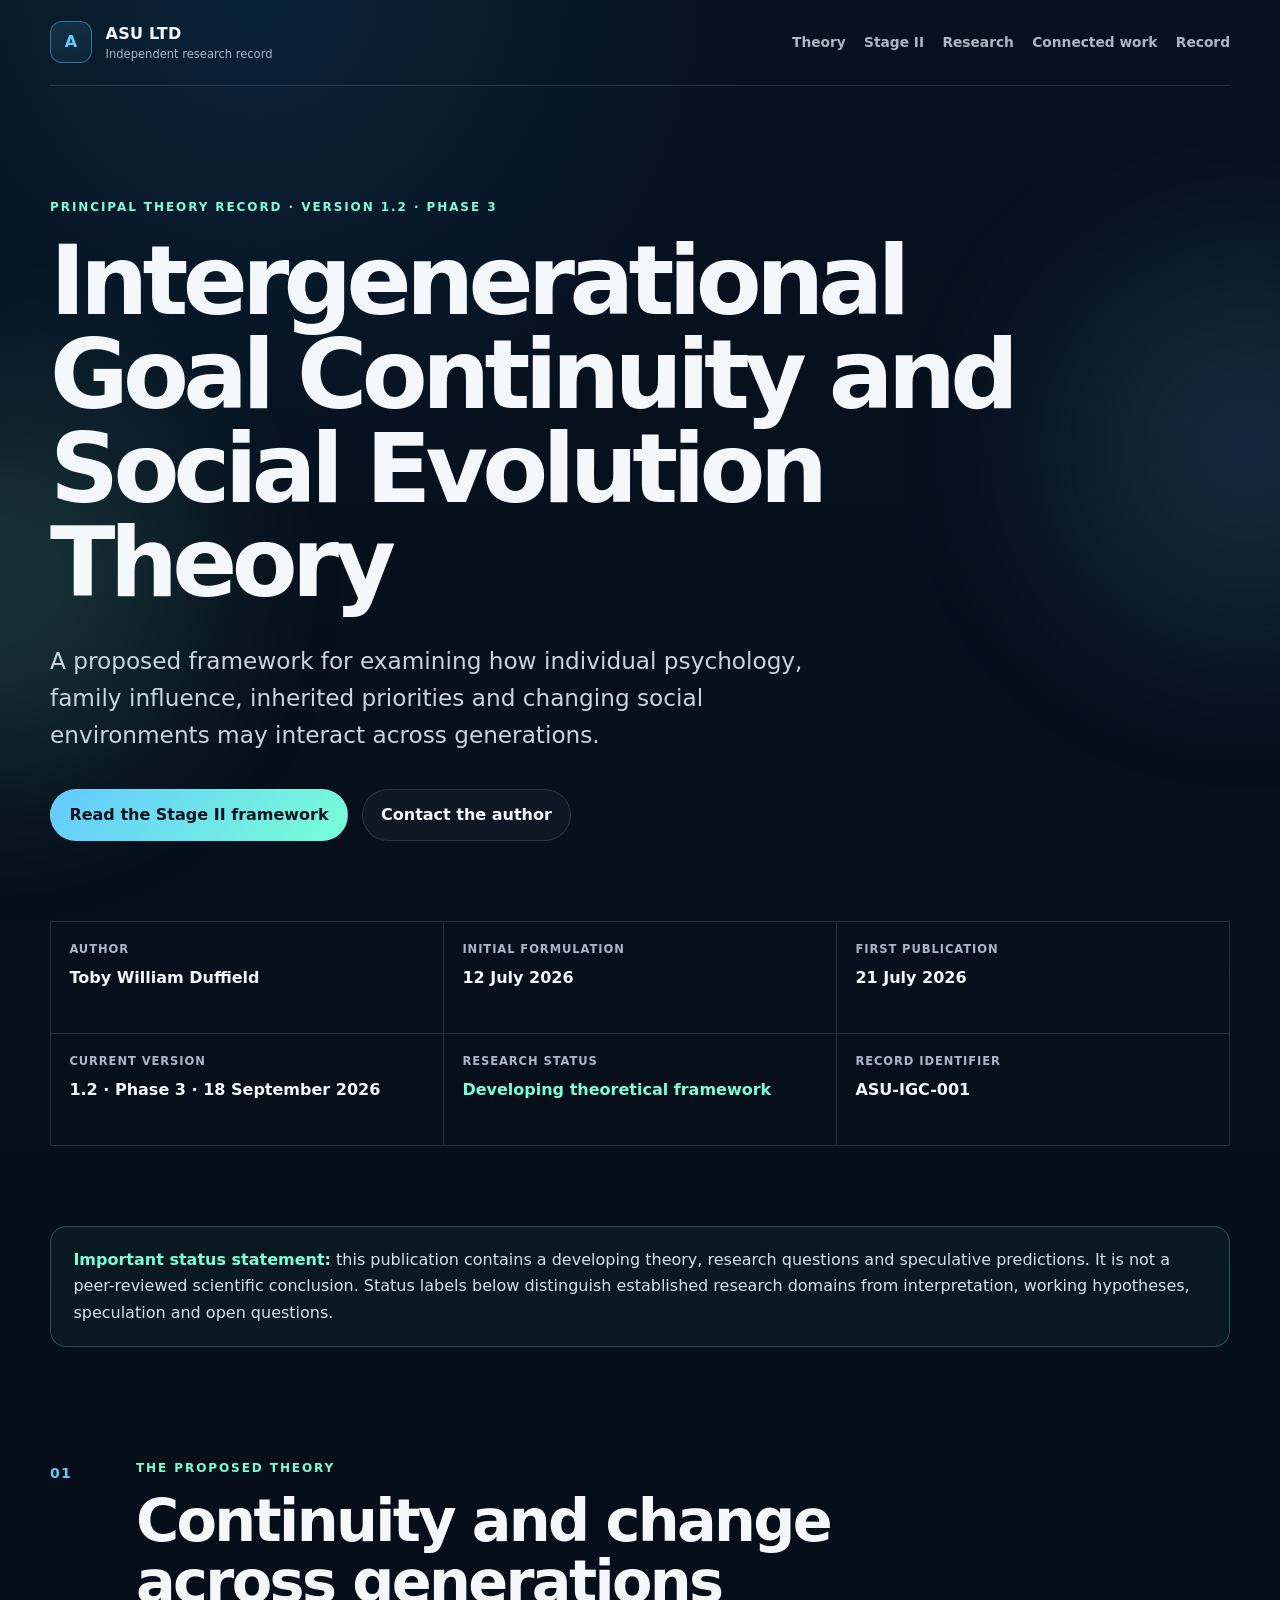
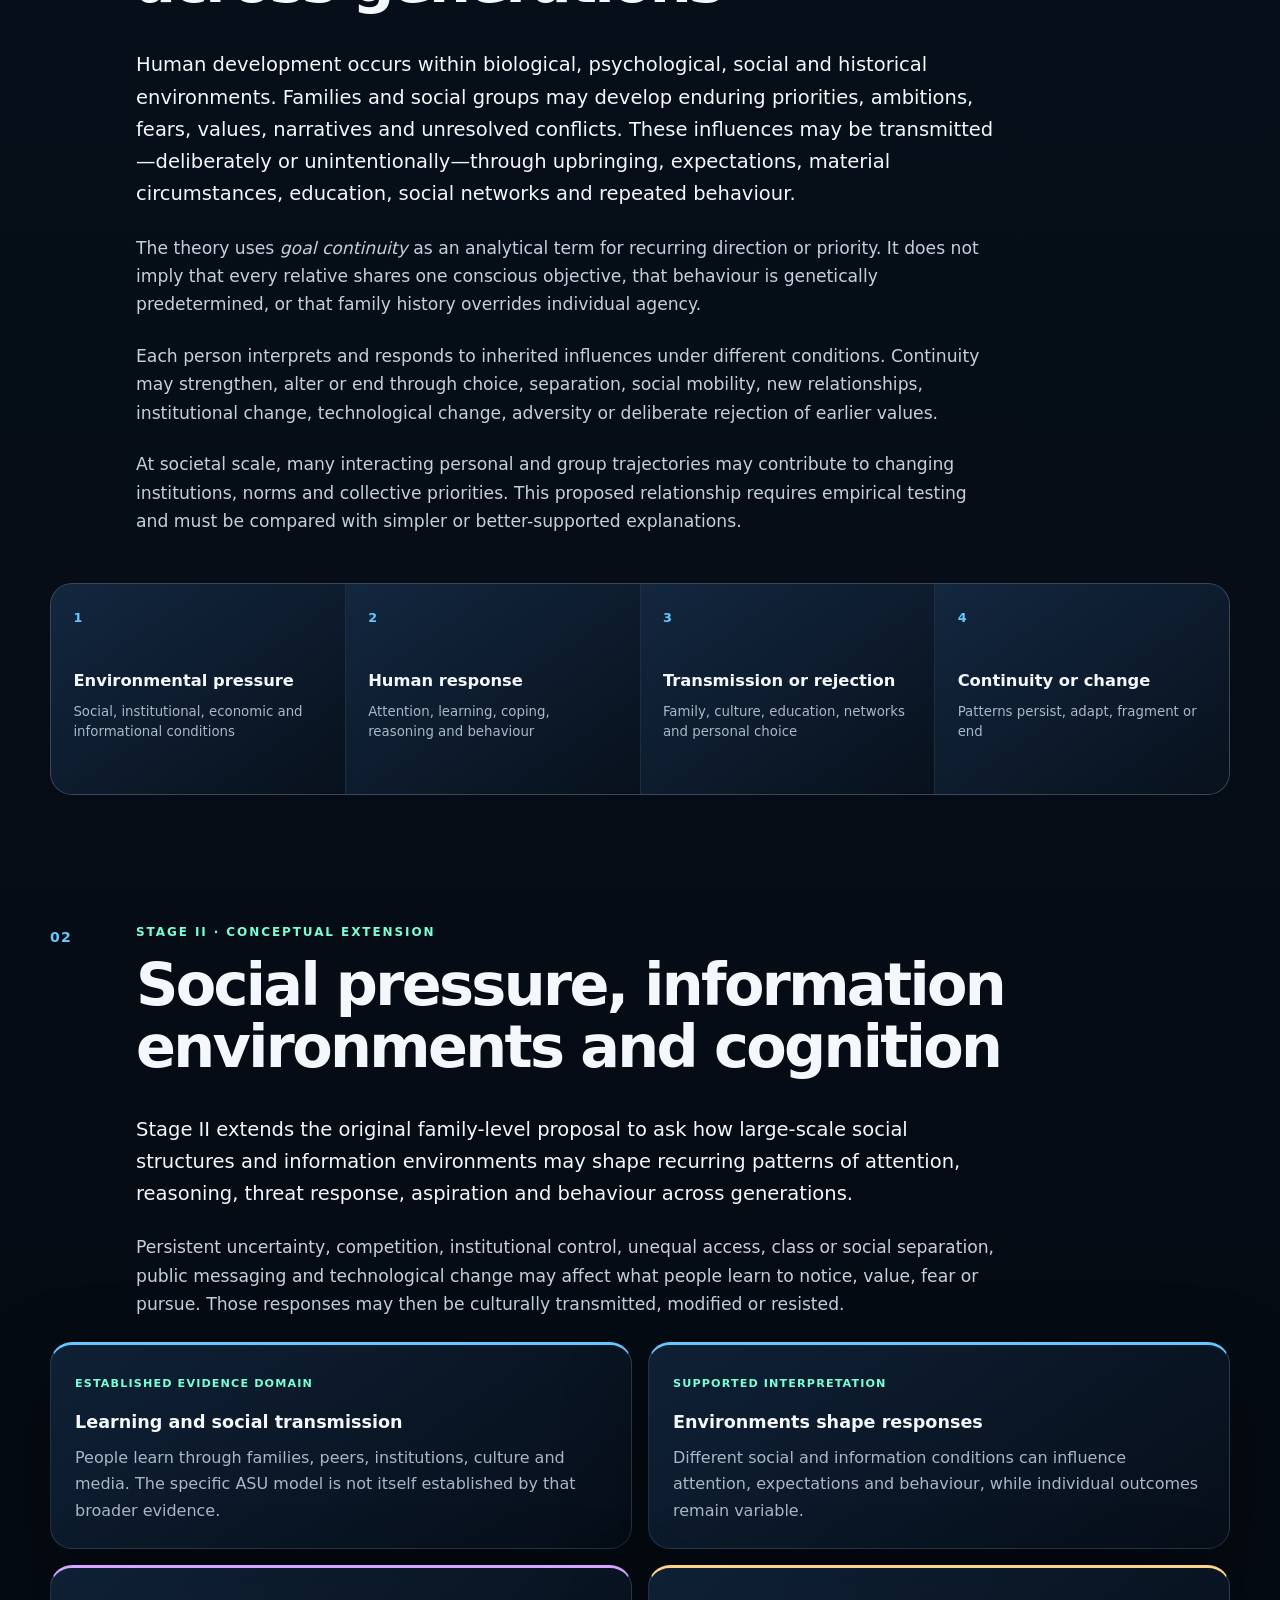
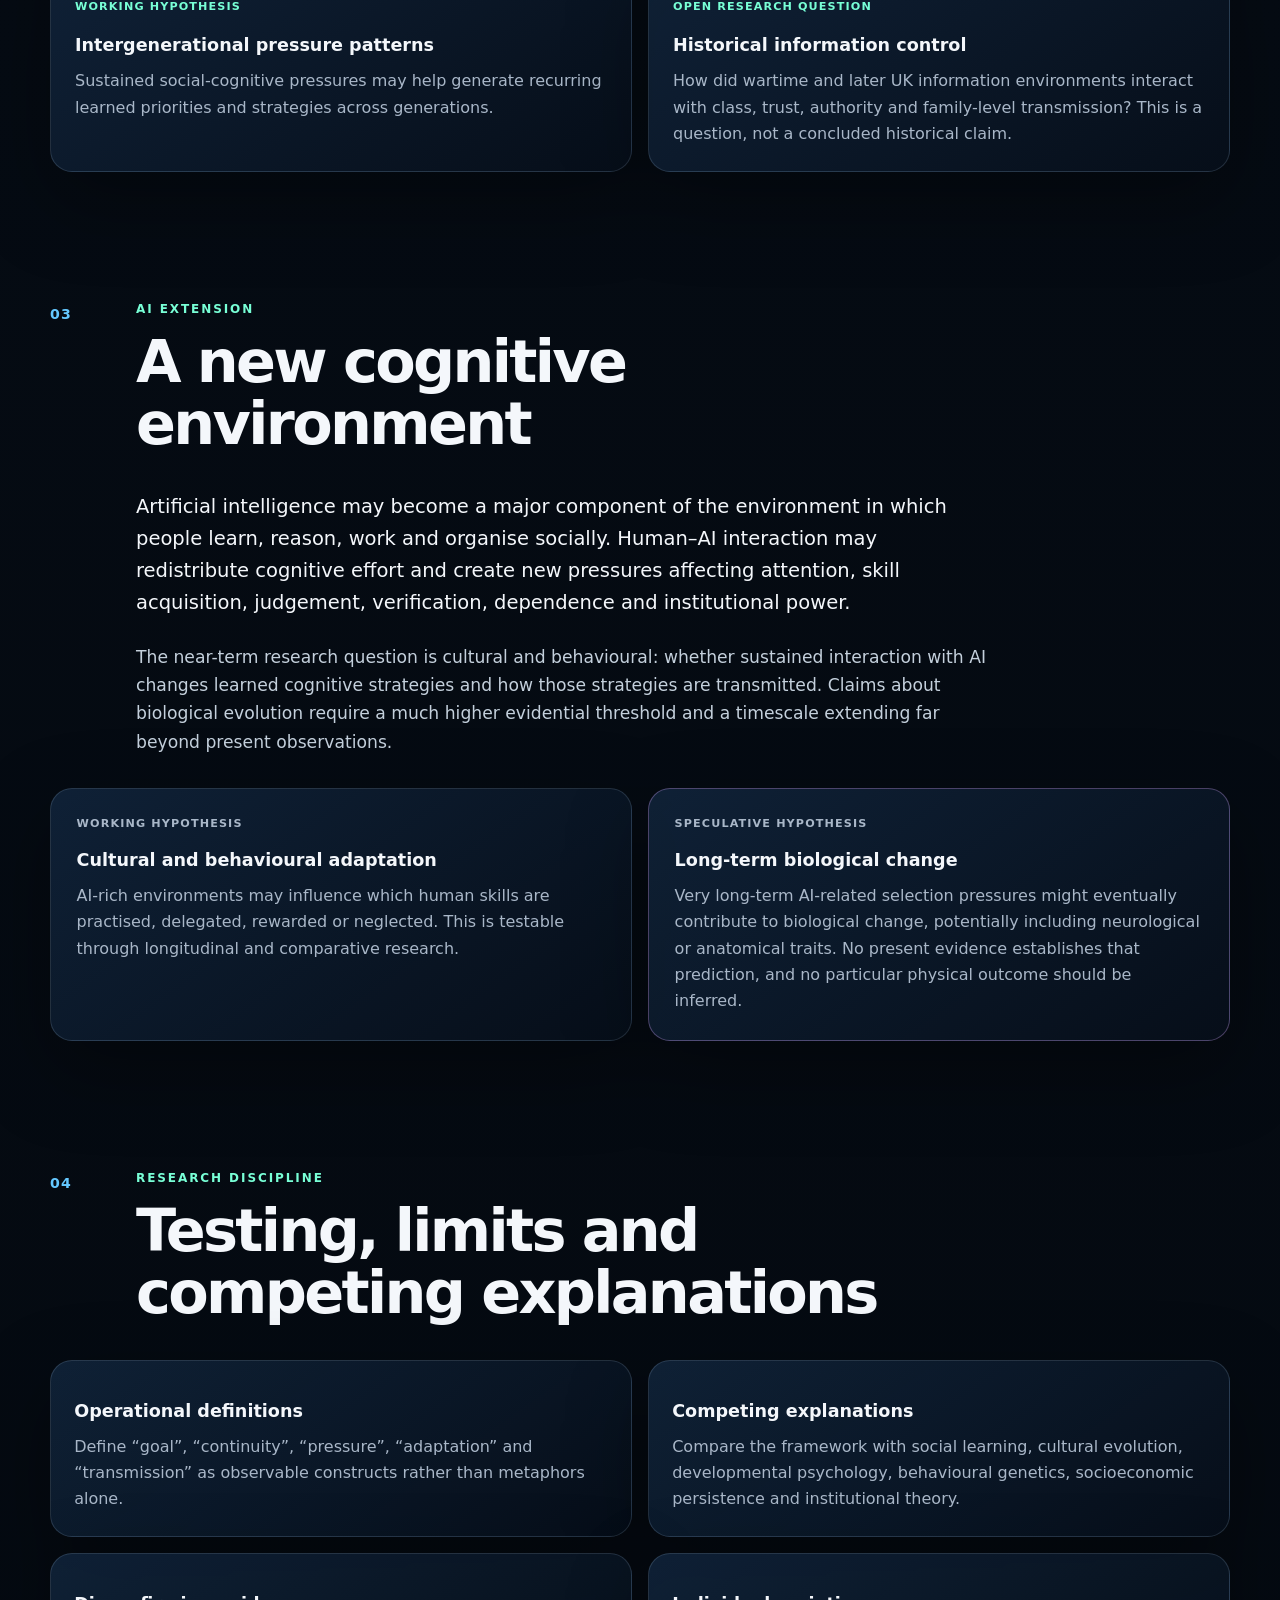
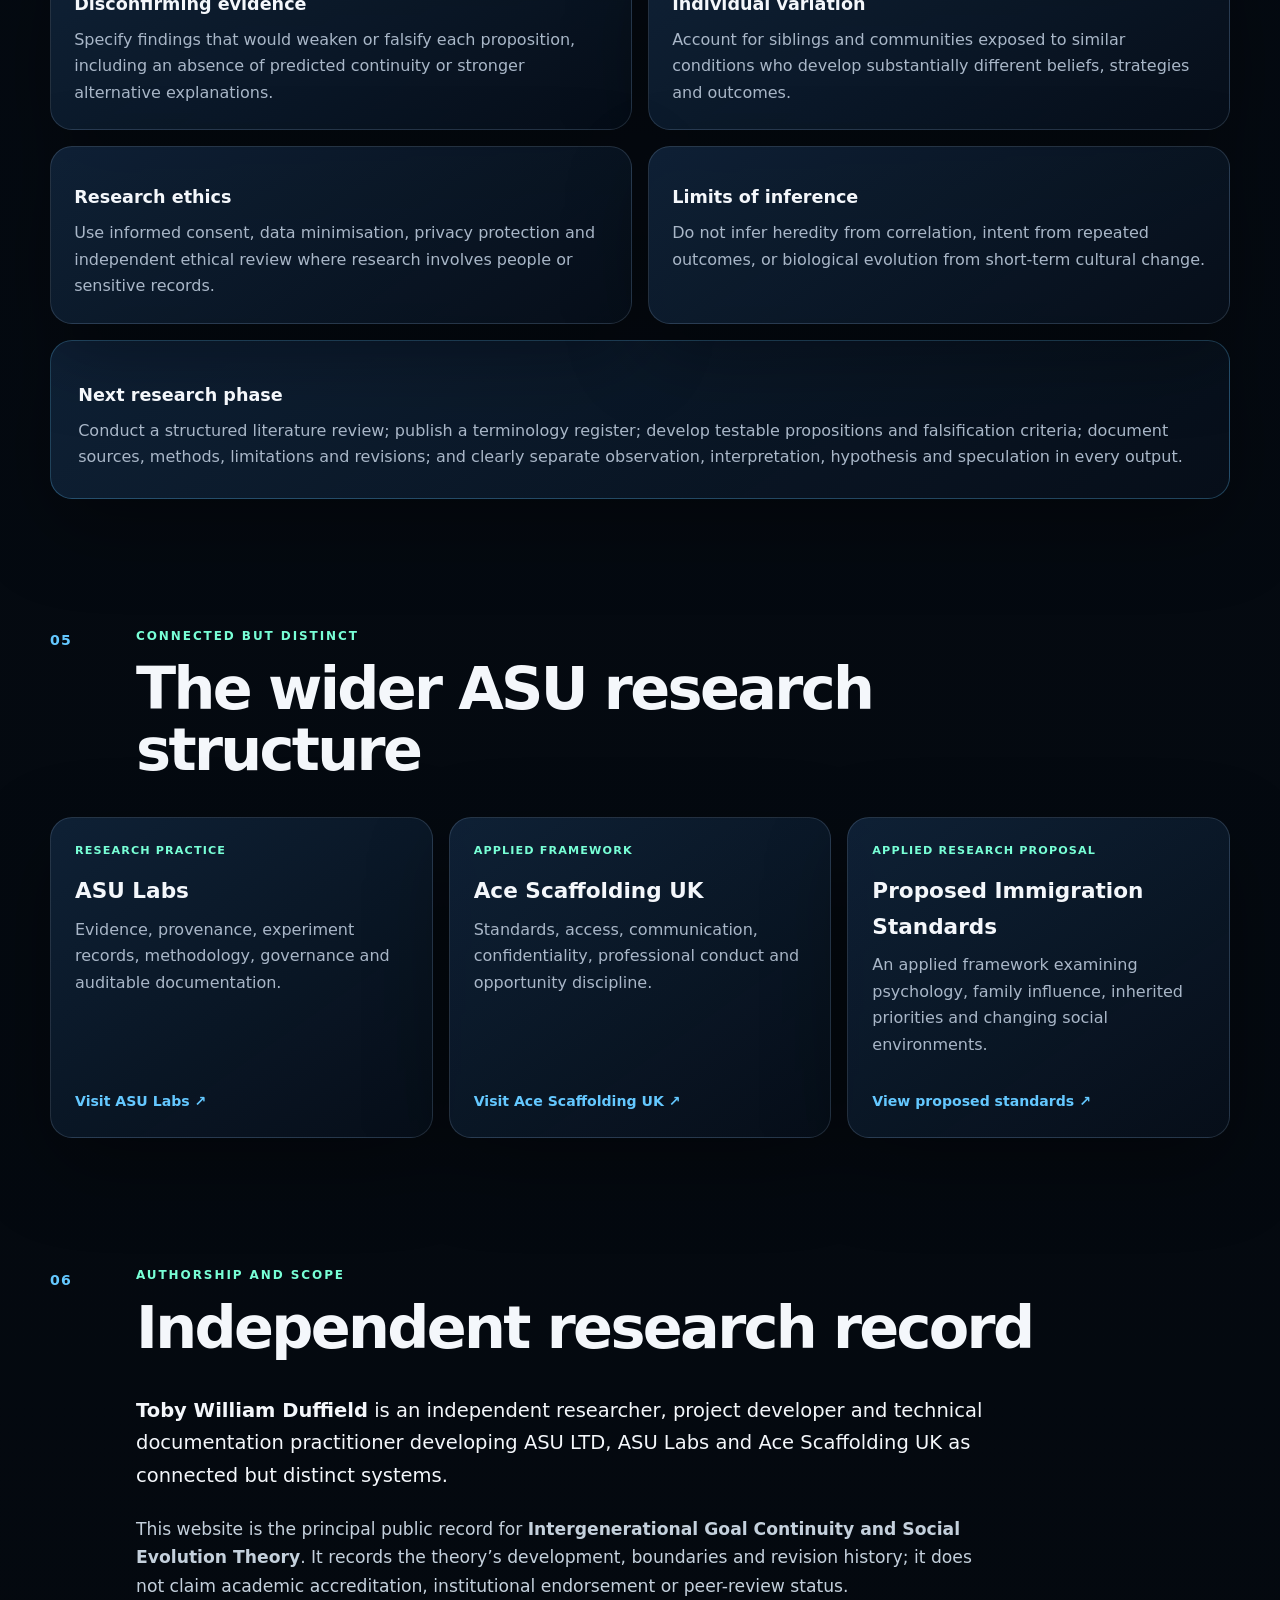
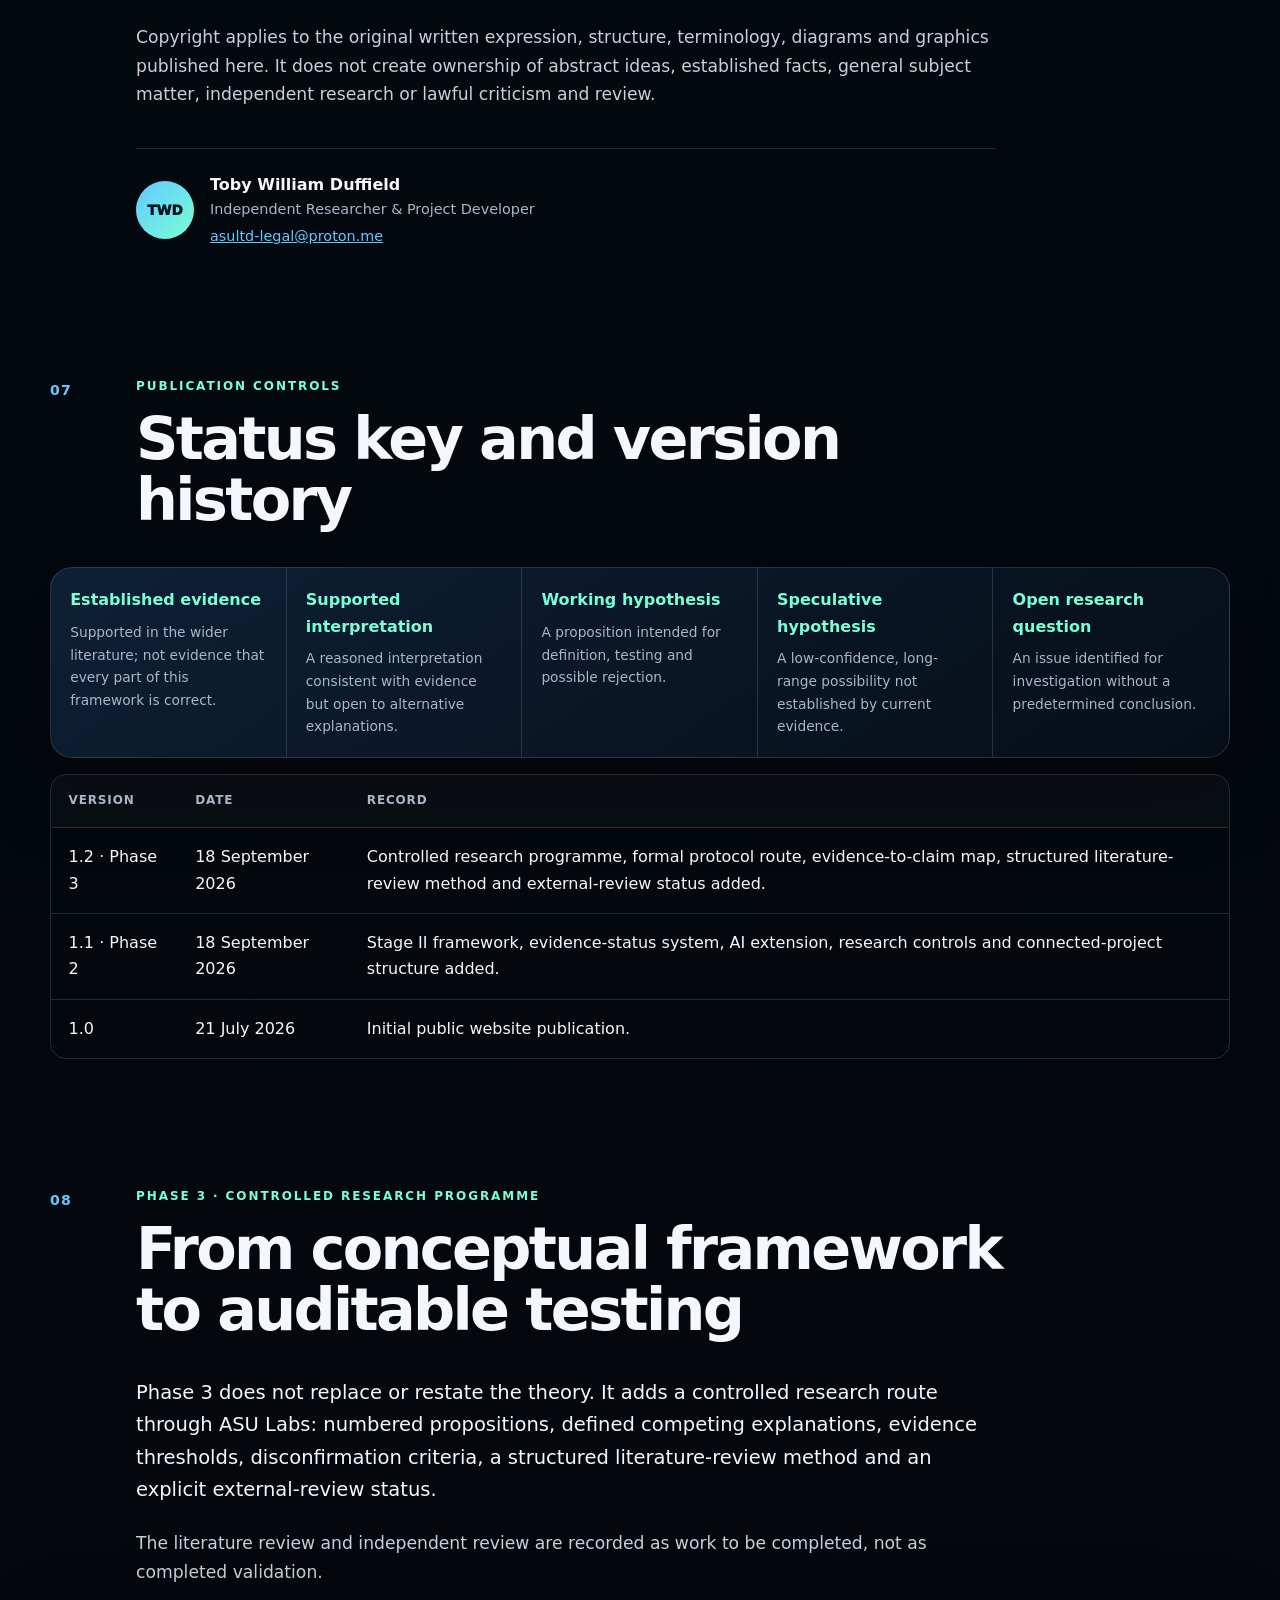
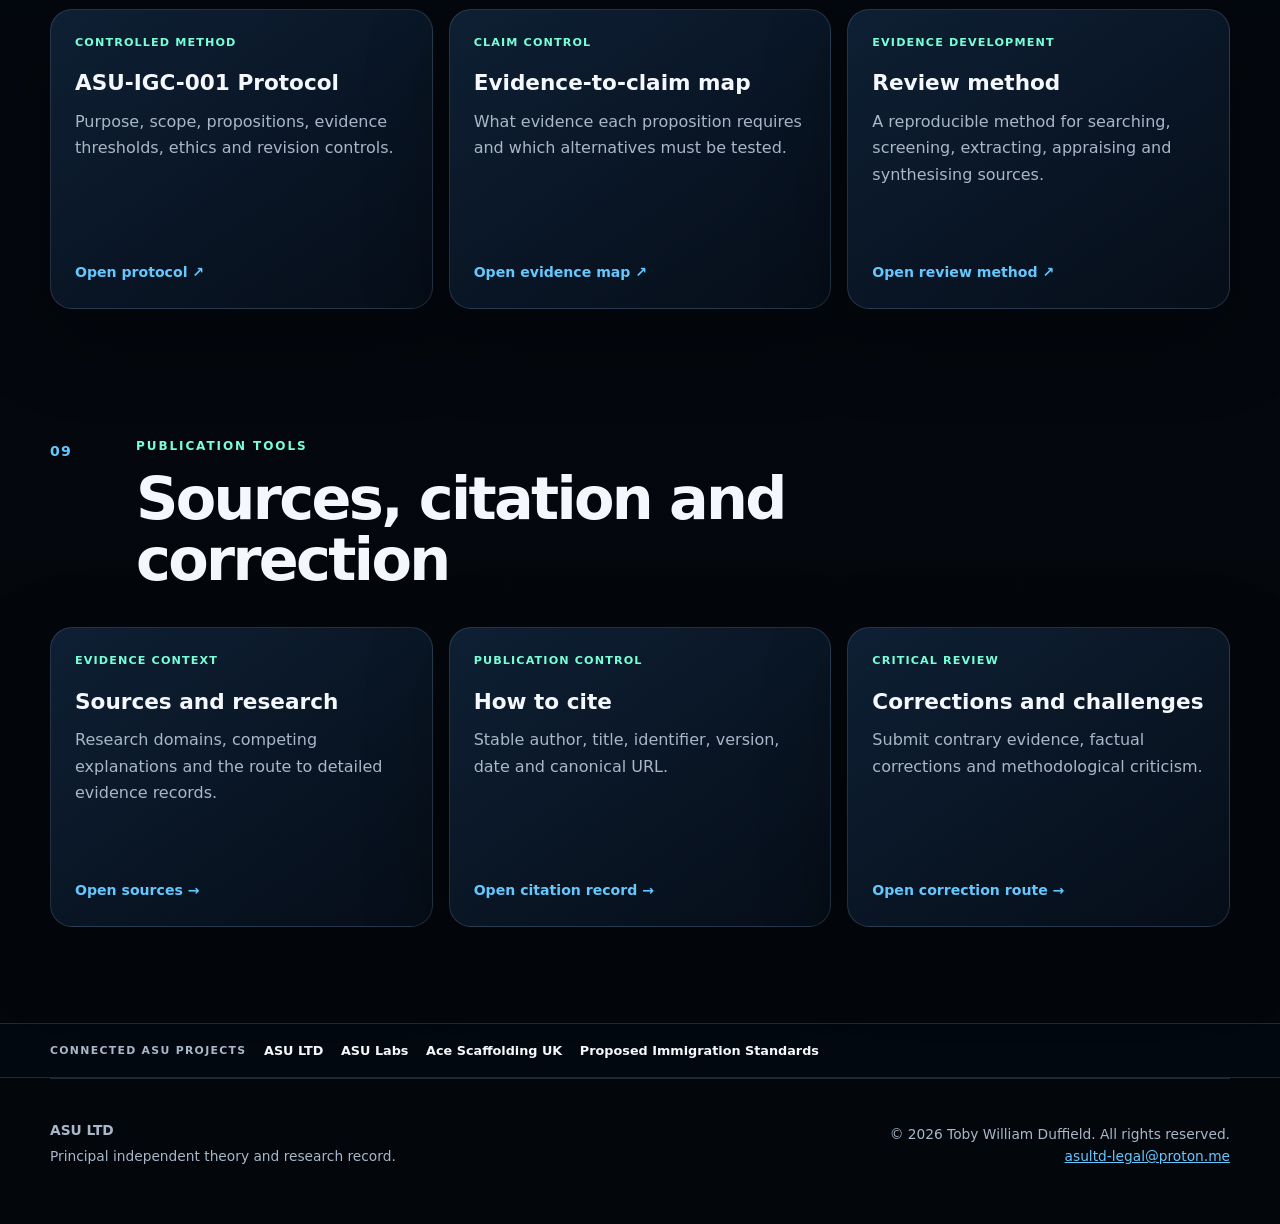
<file: index.html>
<!doctype html>
<html lang="en-GB">
<head>
  <meta charset="utf-8">
  <meta name="viewport" content="width=device-width, initial-scale=1">
  <meta name="description" content="The principal publication record for Intergenerational Goal Continuity and Social Evolution Theory, including the Stage II research framework and AI extension.">
  <meta name="author" content="Toby William Duffield">
  <meta name="robots" content="index, follow">
  <meta name="theme-color" content="#07111f">
  <meta property="og:type" content="website">
  <meta property="og:title" content="Intergenerational Goal Continuity and Social Evolution Theory">
  <meta property="og:description" content="A developing independent research framework examining intergenerational continuity, social environments and cognitive adaptation.">
  <meta property="og:url" content="https://asultd.com/">
  <meta property="og:site_name" content="ASU LTD">
  <meta property="og:image" content="https://asultd.com/assets/social-card.svg">
  <link rel="canonical" href="https://asultd.com/">
  <link rel="icon" href="/assets/favicon.svg" type="image/svg+xml">
  <link rel="stylesheet" href="/styles.css">
  <title>Intergenerational Goal Continuity and Social Evolution Theory | ASU LTD</title>
<meta name="twitter:card" content="summary_large_image">
<script type="application/ld+json">{"@context": "https://schema.org", "@type": "WebPage", "name": "Intergenerational Goal Continuity and Social Evolution Theory | ASU LTD", "description": "The principal publication record for Intergenerational Goal Continuity and Social Evolution Theory, including the Stage II research framework and AI extension.", "url": "https://asultd.com/", "dateModified": "2026-09-18", "isPartOf": {"@type": "WebSite", "name": "asultd", "url": "https://asultd.com/"}}</script>
<link rel="icon" href="/favicon.ico" sizes="any"><link rel="icon" type="image/png" sizes="32x32" href="/favicon-32x32.png"><link rel="icon" type="image/png" sizes="16x16" href="/favicon-16x16.png"><link rel="apple-touch-icon" sizes="180x180" href="/apple-touch-icon.png"><link rel="manifest" href="/site.webmanifest">
</head>
<body>
  <a class="skip-link" href="#main-content">Skip to main content</a>
  <div class="ambient ambient-one" aria-hidden="true"></div>
  <div class="ambient ambient-two" aria-hidden="true"></div>

  <header class="site-header">
    <a class="brand" href="/" aria-label="ASU LTD home">
      <span class="brand-mark" aria-hidden="true">A</span>
      <span><strong>ASU LTD</strong><small>Independent research record</small></span>
    </a>
    <nav aria-label="Primary navigation">
      <a href="#theory">Theory</a>
      <a href="#stage-two">Stage II</a>
      <a href="#research">Research</a>
      <a href="#connected-work">Connected work</a>
      <a href="#record">Record</a>
    </nav><details class="mobile-menu"><summary>Open menu</summary><div><a href="/">Theory record</a><a href="/#stage-two">Stage II</a><a href="/sources.html">Sources</a><a href="/citation.html">Citation</a><a href="/corrections.html">Corrections</a></div></details>
  </header>

  <main id="main-content">
    <section class="hero" aria-labelledby="page-title">
      <div class="eyebrow">Principal theory record · Version 1.2 · Phase 3</div>
      <h1 id="page-title">Intergenerational Goal Continuity and Social Evolution Theory</h1>
      <p class="lead">A proposed framework for examining how individual psychology, family influence, inherited priorities and changing social environments may interact across generations.</p>
      <div class="hero-actions">
        <a class="button primary" href="#stage-two">Read the Stage II framework</a>
        <a class="button secondary" href="mailto:asultd-legal@proton.me">Contact the author</a>
      </div>
      <dl class="record-grid" aria-label="Publication record">
        <div><dt>Author</dt><dd>Toby William Duffield</dd></div>
        <div><dt>Initial formulation</dt><dd><time datetime="2026-07-12">12 July 2026</time></dd></div>
        <div><dt>First publication</dt><dd><time datetime="2026-07-21">21 July 2026</time></dd></div>
        <div><dt>Current version</dt><dd>1.2 · Phase 3 · <time datetime="2026-09-18">18 September 2026</time></dd></div>
        <div><dt>Research status</dt><dd><span class="status">Developing theoretical framework</span></dd></div>
        <div><dt>Record identifier</dt><dd>ASU-IGC-001</dd></div>
      </dl>
    </section>

    <section class="notice" aria-label="Research status notice">
      <strong>Important status statement:</strong> this publication contains a developing theory, research questions and speculative predictions. It is not a peer-reviewed scientific conclusion. Status labels below distinguish established research domains from interpretation, working hypotheses, speculation and open questions.
    </section>

    <section id="theory" class="content-section">
      <div class="section-heading"><span>01</span><div><p class="kicker">The proposed theory</p><h2>Continuity and change across generations</h2></div></div>
      <div class="prose">
        <p>Human development occurs within biological, psychological, social and historical environments. Families and social groups may develop enduring priorities, ambitions, fears, values, narratives and unresolved conflicts. These influences may be transmitted—deliberately or unintentionally—through upbringing, expectations, material circumstances, education, social networks and repeated behaviour.</p>
        <p>The theory uses <em>goal continuity</em> as an analytical term for recurring direction or priority. It does not imply that every relative shares one conscious objective, that behaviour is genetically predetermined, or that family history overrides individual agency.</p>
        <p>Each person interprets and responds to inherited influences under different conditions. Continuity may strengthen, alter or end through choice, separation, social mobility, new relationships, institutional change, technological change, adversity or deliberate rejection of earlier values.</p>
        <p>At societal scale, many interacting personal and group trajectories may contribute to changing institutions, norms and collective priorities. This proposed relationship requires empirical testing and must be compared with simpler or better-supported explanations.</p>
      </div>
      <div class="model" aria-label="Conceptual sequence">
        <div><strong>1</strong><span>Environmental pressure</span><small>Social, institutional, economic and informational conditions</small></div>
        <div><strong>2</strong><span>Human response</span><small>Attention, learning, coping, reasoning and behaviour</small></div>
        <div><strong>3</strong><span>Transmission or rejection</span><small>Family, culture, education, networks and personal choice</small></div>
        <div><strong>4</strong><span>Continuity or change</span><small>Patterns persist, adapt, fragment or end</small></div>
      </div>
    </section>

    <section id="stage-two" class="content-section">
      <div class="section-heading"><span>02</span><div><p class="kicker">Stage II · conceptual extension</p><h2>Social pressure, information environments and cognition</h2></div></div>
      <div class="prose">
        <p>Stage II extends the original family-level proposal to ask how large-scale social structures and information environments may shape recurring patterns of attention, reasoning, threat response, aspiration and behaviour across generations.</p>
        <p>Persistent uncertainty, competition, institutional control, unequal access, class or social separation, public messaging and technological change may affect what people learn to notice, value, fear or pursue. Those responses may then be culturally transmitted, modified or resisted.</p>
      </div>
      <div class="status-grid">
        <article data-status="evidence"><span>Established evidence domain</span><h3>Learning and social transmission</h3><p>People learn through families, peers, institutions, culture and media. The specific ASU model is not itself established by that broader evidence.</p></article>
        <article data-status="interpretation"><span>Supported interpretation</span><h3>Environments shape responses</h3><p>Different social and information conditions can influence attention, expectations and behaviour, while individual outcomes remain variable.</p></article>
        <article data-status="hypothesis"><span>Working hypothesis</span><h3>Intergenerational pressure patterns</h3><p>Sustained social-cognitive pressures may help generate recurring learned priorities and strategies across generations.</p></article>
        <article data-status="question"><span>Open research question</span><h3>Historical information control</h3><p>How did wartime and later UK information environments interact with class, trust, authority and family-level transmission? This is a question, not a concluded historical claim.</p></article>
      </div>
    </section>

    <section class="content-section">
      <div class="section-heading"><span>03</span><div><p class="kicker">AI extension</p><h2>A new cognitive environment</h2></div></div>
      <div class="prose">
        <p>Artificial intelligence may become a major component of the environment in which people learn, reason, work and organise socially. Human–AI interaction may redistribute cognitive effort and create new pressures affecting attention, skill acquisition, judgement, verification, dependence and institutional power.</p>
        <p>The near-term research question is cultural and behavioural: whether sustained interaction with AI changes learned cognitive strategies and how those strategies are transmitted. Claims about biological evolution require a much higher evidential threshold and a timescale extending far beyond present observations.</p>
      </div>
      <div class="split-callout">
        <article><p class="label">Working hypothesis</p><h3>Cultural and behavioural adaptation</h3><p>AI-rich environments may influence which human skills are practised, delegated, rewarded or neglected. This is testable through longitudinal and comparative research.</p></article>
        <article class="speculative"><p class="label">Speculative hypothesis</p><h3>Long-term biological change</h3><p>Very long-term AI-related selection pressures might eventually contribute to biological change, potentially including neurological or anatomical traits. No present evidence establishes that prediction, and no particular physical outcome should be inferred.</p></article>
      </div>
    </section>

    <section id="research" class="content-section">
      <div class="section-heading"><span>04</span><div><p class="kicker">Research discipline</p><h2>Testing, limits and competing explanations</h2></div></div>
      <div class="question-list">
        <article><h3>Operational definitions</h3><p>Define “goal”, “continuity”, “pressure”, “adaptation” and “transmission” as observable constructs rather than metaphors alone.</p></article>
        <article><h3>Competing explanations</h3><p>Compare the framework with social learning, cultural evolution, developmental psychology, behavioural genetics, socioeconomic persistence and institutional theory.</p></article>
        <article><h3>Disconfirming evidence</h3><p>Specify findings that would weaken or falsify each proposition, including an absence of predicted continuity or stronger alternative explanations.</p></article>
        <article><h3>Individual variation</h3><p>Account for siblings and communities exposed to similar conditions who develop substantially different beliefs, strategies and outcomes.</p></article>
        <article><h3>Research ethics</h3><p>Use informed consent, data minimisation, privacy protection and independent ethical review where research involves people or sensitive records.</p></article>
        <article><h3>Limits of inference</h3><p>Do not infer heredity from correlation, intent from repeated outcomes, or biological evolution from short-term cultural change.</p></article>
      </div>
      <aside class="method-note"><h3>Next research phase</h3><p>Conduct a structured literature review; publish a terminology register; develop testable propositions and falsification criteria; document sources, methods, limitations and revisions; and clearly separate observation, interpretation, hypothesis and speculation in every output.</p></aside>
    </section>

    <section id="connected-work" class="content-section">
      <div class="section-heading"><span>05</span><div><p class="kicker">Connected but distinct</p><h2>The wider ASU research structure</h2></div></div>
      <div class="project-grid">
        <a href="https://asulabs.uk/"><span>Research practice</span><h3>ASU Labs</h3><p>Evidence, provenance, experiment records, methodology, governance and auditable documentation.</p><strong>Visit ASU Labs <span aria-hidden="true">↗</span></strong></a>
        <a href="https://acescaffolding.uk/"><span>Applied framework</span><h3>Ace Scaffolding UK</h3><p>Standards, access, communication, confidentiality, professional conduct and opportunity discipline.</p><strong>Visit Ace Scaffolding UK <span aria-hidden="true">↗</span></strong></a>
        <a href="https://asu-immigration-proposed-standards.uk/"><span>Applied research proposal</span><h3>Proposed Immigration Standards</h3><p>An applied framework examining psychology, family influence, inherited priorities and changing social environments.</p><strong>View proposed standards <span aria-hidden="true">↗</span></strong></a>
      </div>
    </section>

    <section id="record" class="content-section declaration">
      <div class="section-heading"><span>06</span><div><p class="kicker">Authorship and scope</p><h2>Independent research record</h2></div></div>
      <div class="prose">
        <p><strong>Toby William Duffield</strong> is an independent researcher, project developer and technical documentation practitioner developing ASU LTD, ASU Labs and Ace Scaffolding UK as connected but distinct systems.</p>
        <p>This website is the principal public record for <strong>Intergenerational Goal Continuity and Social Evolution Theory</strong>. It records the theory’s development, boundaries and revision history; it does not claim academic accreditation, institutional endorsement or peer-review status.</p>
        <p>Copyright applies to the original written expression, structure, terminology, diagrams and graphics published here. It does not create ownership of abstract ideas, established facts, general subject matter, independent research or lawful criticism and review.</p>
      </div>
      <div class="signature"><div class="signature-mark">TWD</div><div><strong>Toby William Duffield</strong><span>Independent Researcher &amp; Project Developer</span><a href="mailto:asultd-legal@proton.me">asultd-legal@proton.me</a></div></div>
    </section>

    <section class="content-section">
      <div class="section-heading"><span>07</span><div><p class="kicker">Publication controls</p><h2>Status key and version history</h2></div></div>
      <dl class="status-key">
        <div><dt>Established evidence</dt><dd>Supported in the wider literature; not evidence that every part of this framework is correct.</dd></div>
        <div><dt>Supported interpretation</dt><dd>A reasoned interpretation consistent with evidence but open to alternative explanations.</dd></div>
        <div><dt>Working hypothesis</dt><dd>A proposition intended for definition, testing and possible rejection.</dd></div>
        <div><dt>Speculative hypothesis</dt><dd>A low-confidence, long-range possibility not established by current evidence.</dd></div>
        <div><dt>Open research question</dt><dd>An issue identified for investigation without a predetermined conclusion.</dd></div>
      </dl>
      <div class="version-table-wrap"><table><thead><tr><th scope="col">Version</th><th scope="col">Date</th><th scope="col">Record</th></tr></thead><tbody>
        <tr><td>1.2 · Phase 3</td><td><time datetime="2026-09-18">18 September 2026</time></td><td>Controlled research programme, formal protocol route, evidence-to-claim map, structured literature-review method and external-review status added.</td></tr><tr><td>1.1 · Phase 2</td><td><time datetime="2026-09-18">18 September 2026</time></td><td>Stage II framework, evidence-status system, AI extension, research controls and connected-project structure added.</td></tr>
        <tr><td>1.0</td><td><time datetime="2026-07-21">21 July 2026</time></td><td>Initial public website publication.</td></tr>
      </tbody></table></div>
    </section>
<section id="stage-three" class="content-section"><div class="section-heading"><span>08</span><div><p class="kicker">Phase 3 · controlled research programme</p><h2>From conceptual framework to auditable testing</h2></div></div><div class="prose"><p>Phase 3 does not replace or restate the theory. It adds a controlled research route through ASU Labs: numbered propositions, defined competing explanations, evidence thresholds, disconfirmation criteria, a structured literature-review method and an explicit external-review status.</p><p>The literature review and independent review are recorded as work to be completed, not as completed validation.</p></div><div class="project-grid"><a href="https://asulabs.uk/asu-igc-001-protocol.html"><span>Controlled method</span><h3>ASU-IGC-001 Protocol</h3><p>Purpose, scope, propositions, evidence thresholds, ethics and revision controls.</p><strong>Open protocol ↗</strong></a><a href="https://asulabs.uk/evidence-map.html"><span>Claim control</span><h3>Evidence-to-claim map</h3><p>What evidence each proposition requires and which alternatives must be tested.</p><strong>Open evidence map ↗</strong></a><a href="https://asulabs.uk/literature-review.html"><span>Evidence development</span><h3>Review method</h3><p>A reproducible method for searching, screening, extracting, appraising and synthesising sources.</p><strong>Open review method ↗</strong></a></div></section>
  <section class="content-section"><div class="section-heading"><span>09</span><div><p class="kicker">Publication tools</p><h2>Sources, citation and correction</h2></div></div><div class="project-grid"><a href="/sources.html"><span>Evidence context</span><h3>Sources and research</h3><p>Research domains, competing explanations and the route to detailed evidence records.</p><strong>Open sources →</strong></a><a href="/citation.html"><span>Publication control</span><h3>How to cite</h3><p>Stable author, title, identifier, version, date and canonical URL.</p><strong>Open citation record →</strong></a><a href="/corrections.html"><span>Critical review</span><h3>Corrections and challenges</h3><p>Submit contrary evidence, factual corrections and methodological criticism.</p><strong>Open correction route →</strong></a></div></section>
</main>

  <aside class="asu-network" aria-label="Connected ASU projects">
  <div class="asu-network__inner">
    <span>Connected ASU projects</span>
    <a href="https://asultd.com/">ASU LTD</a>
    <a href="https://asulabs.uk/">ASU Labs</a>
    <a href="https://acescaffolding.uk/">Ace Scaffolding UK</a>
    <a href="https://asu-immigration-proposed-standards.uk/">Proposed Immigration Standards</a>
  </div>
</aside>
<footer><div><strong>ASU LTD</strong><p>Principal independent theory and research record.</p></div><div class="footer-right"><p>© 2026 Toby William Duffield. All rights reserved.</p><a href="mailto:asultd-legal@proton.me">asultd-legal@proton.me</a></div></footer>
</body>
</html>
</file>
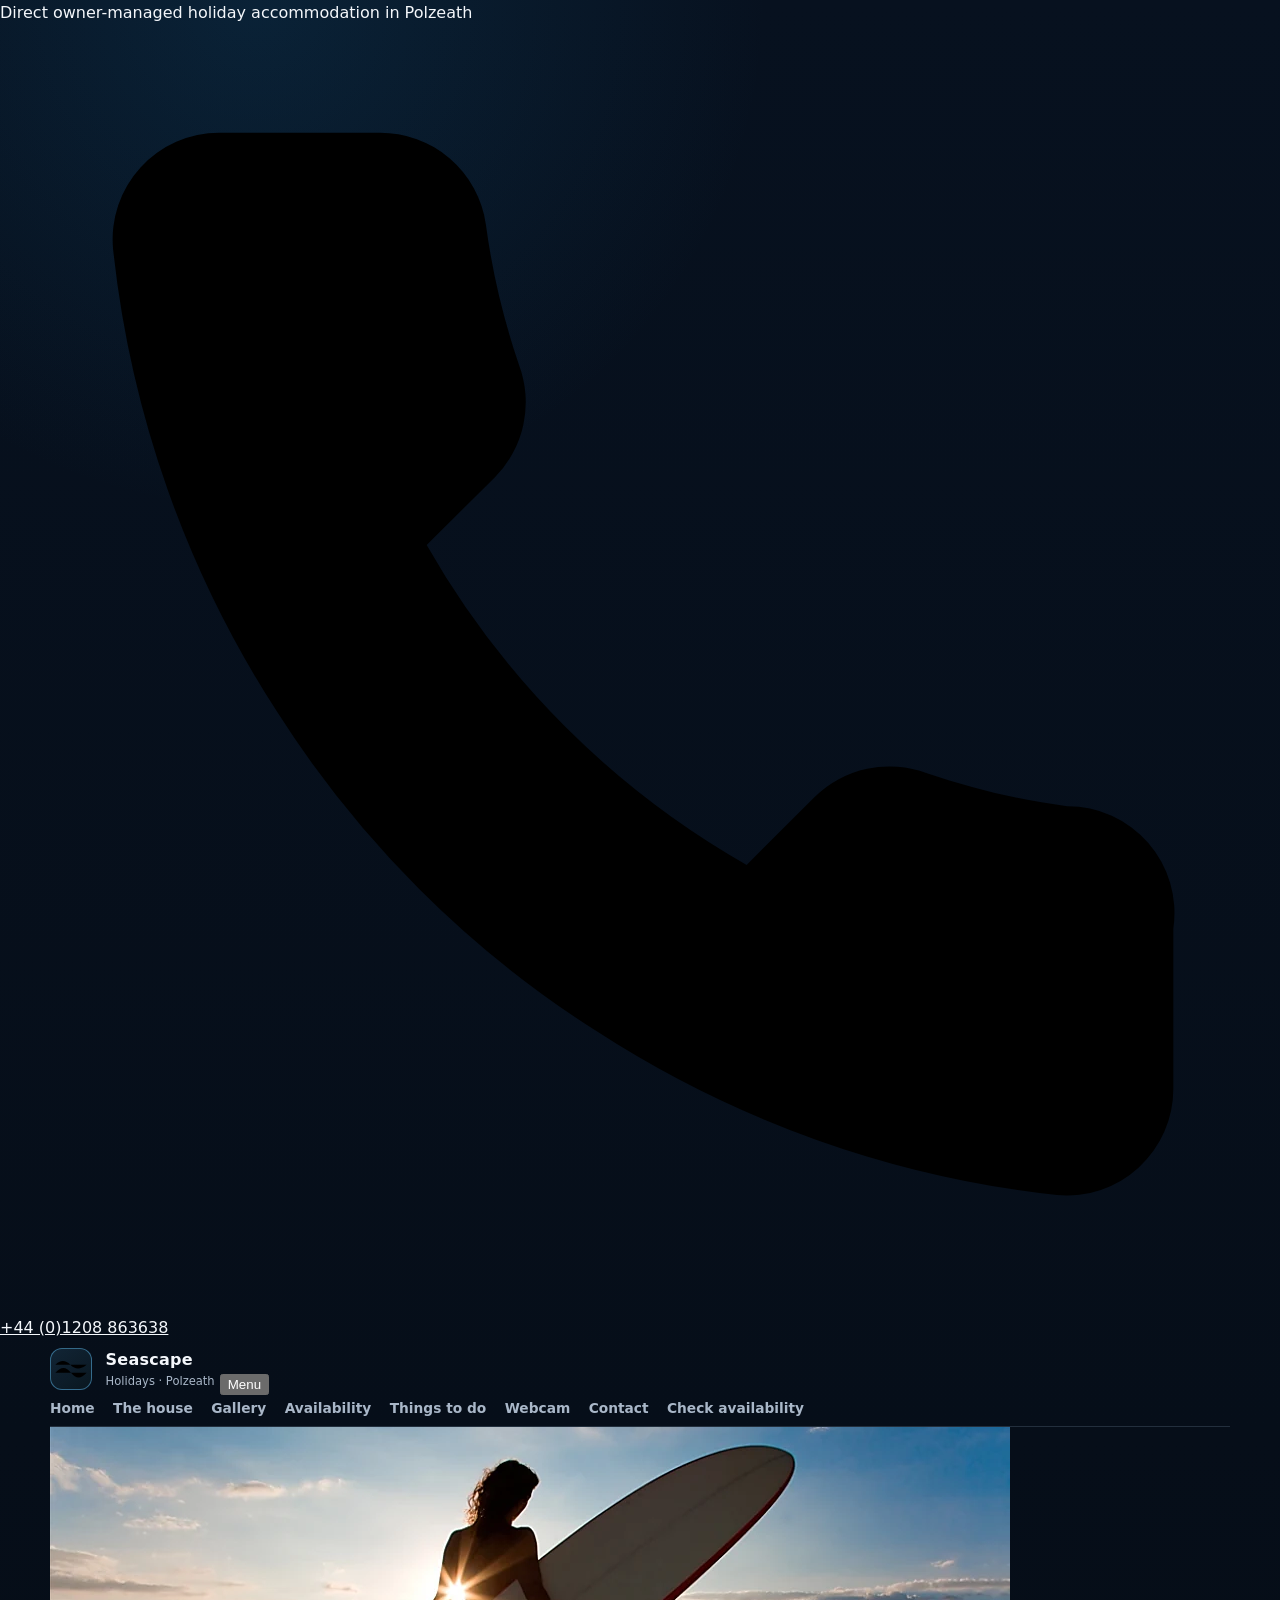
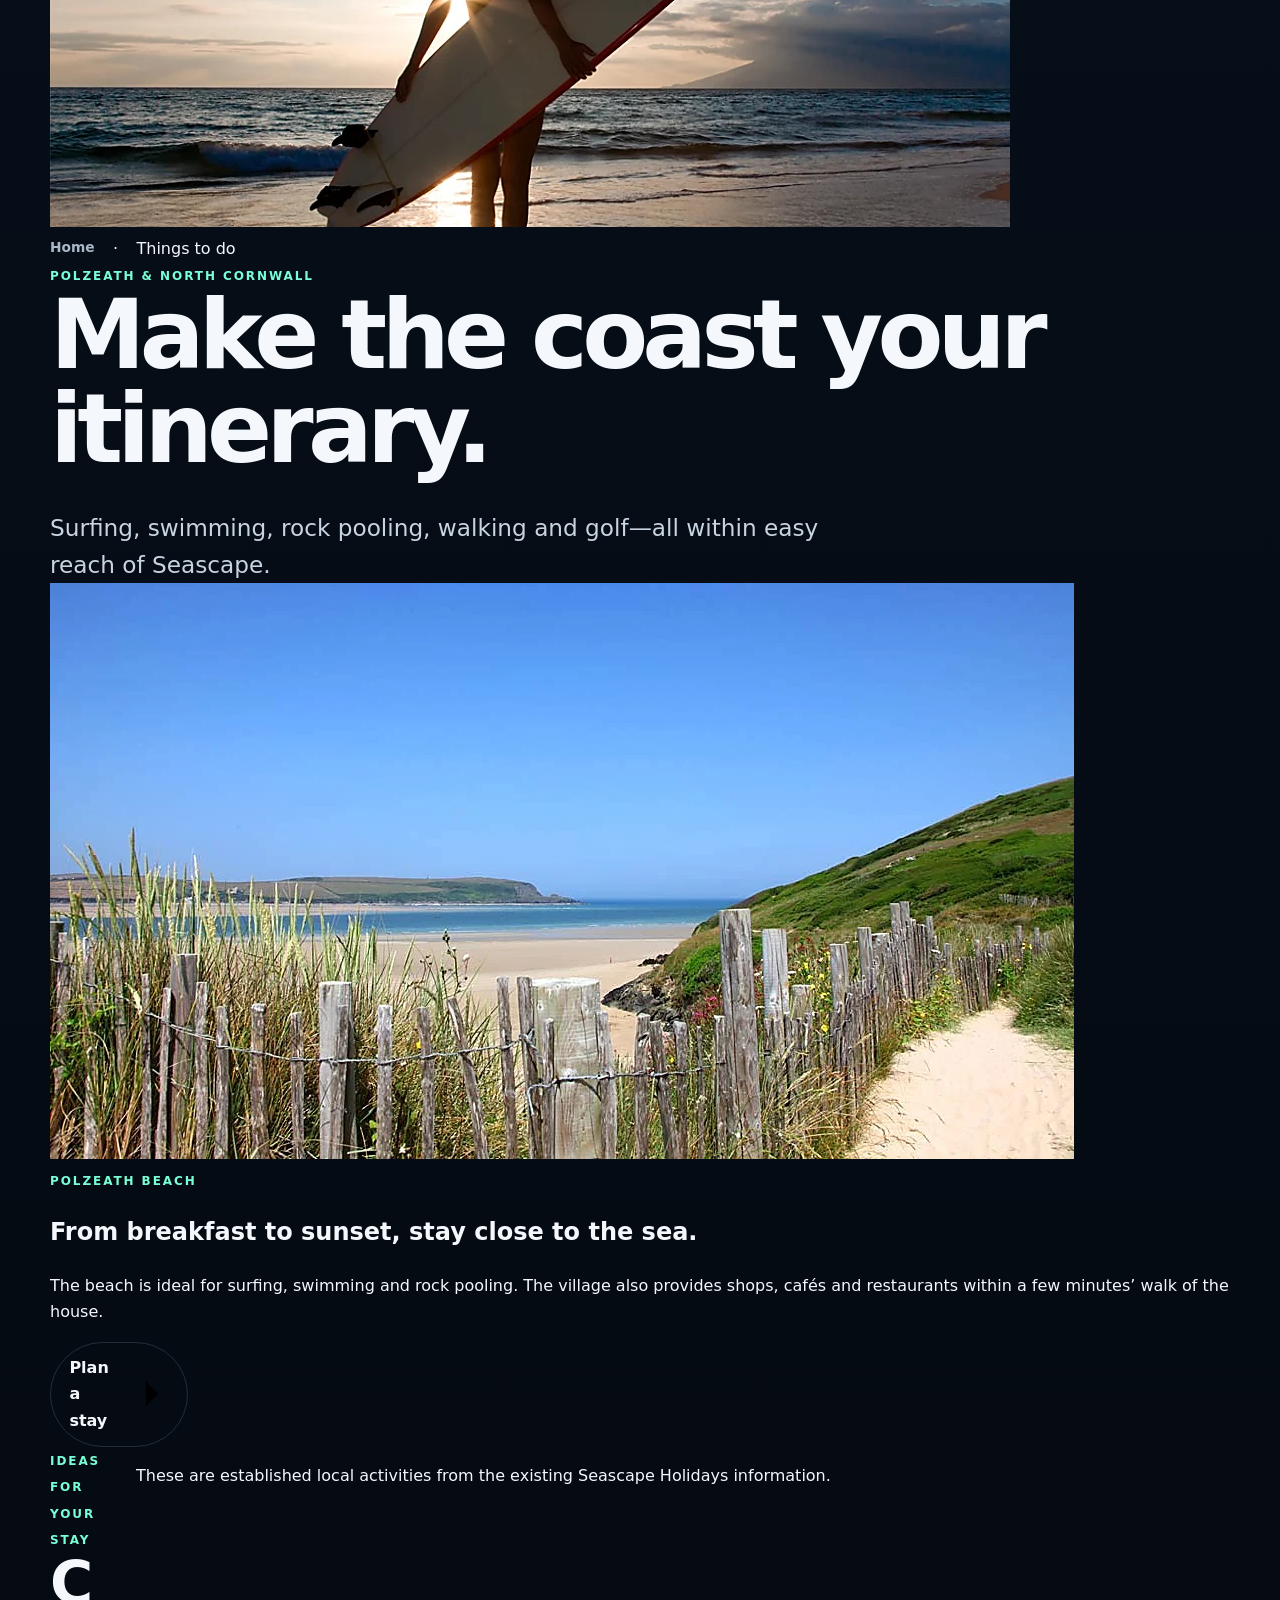
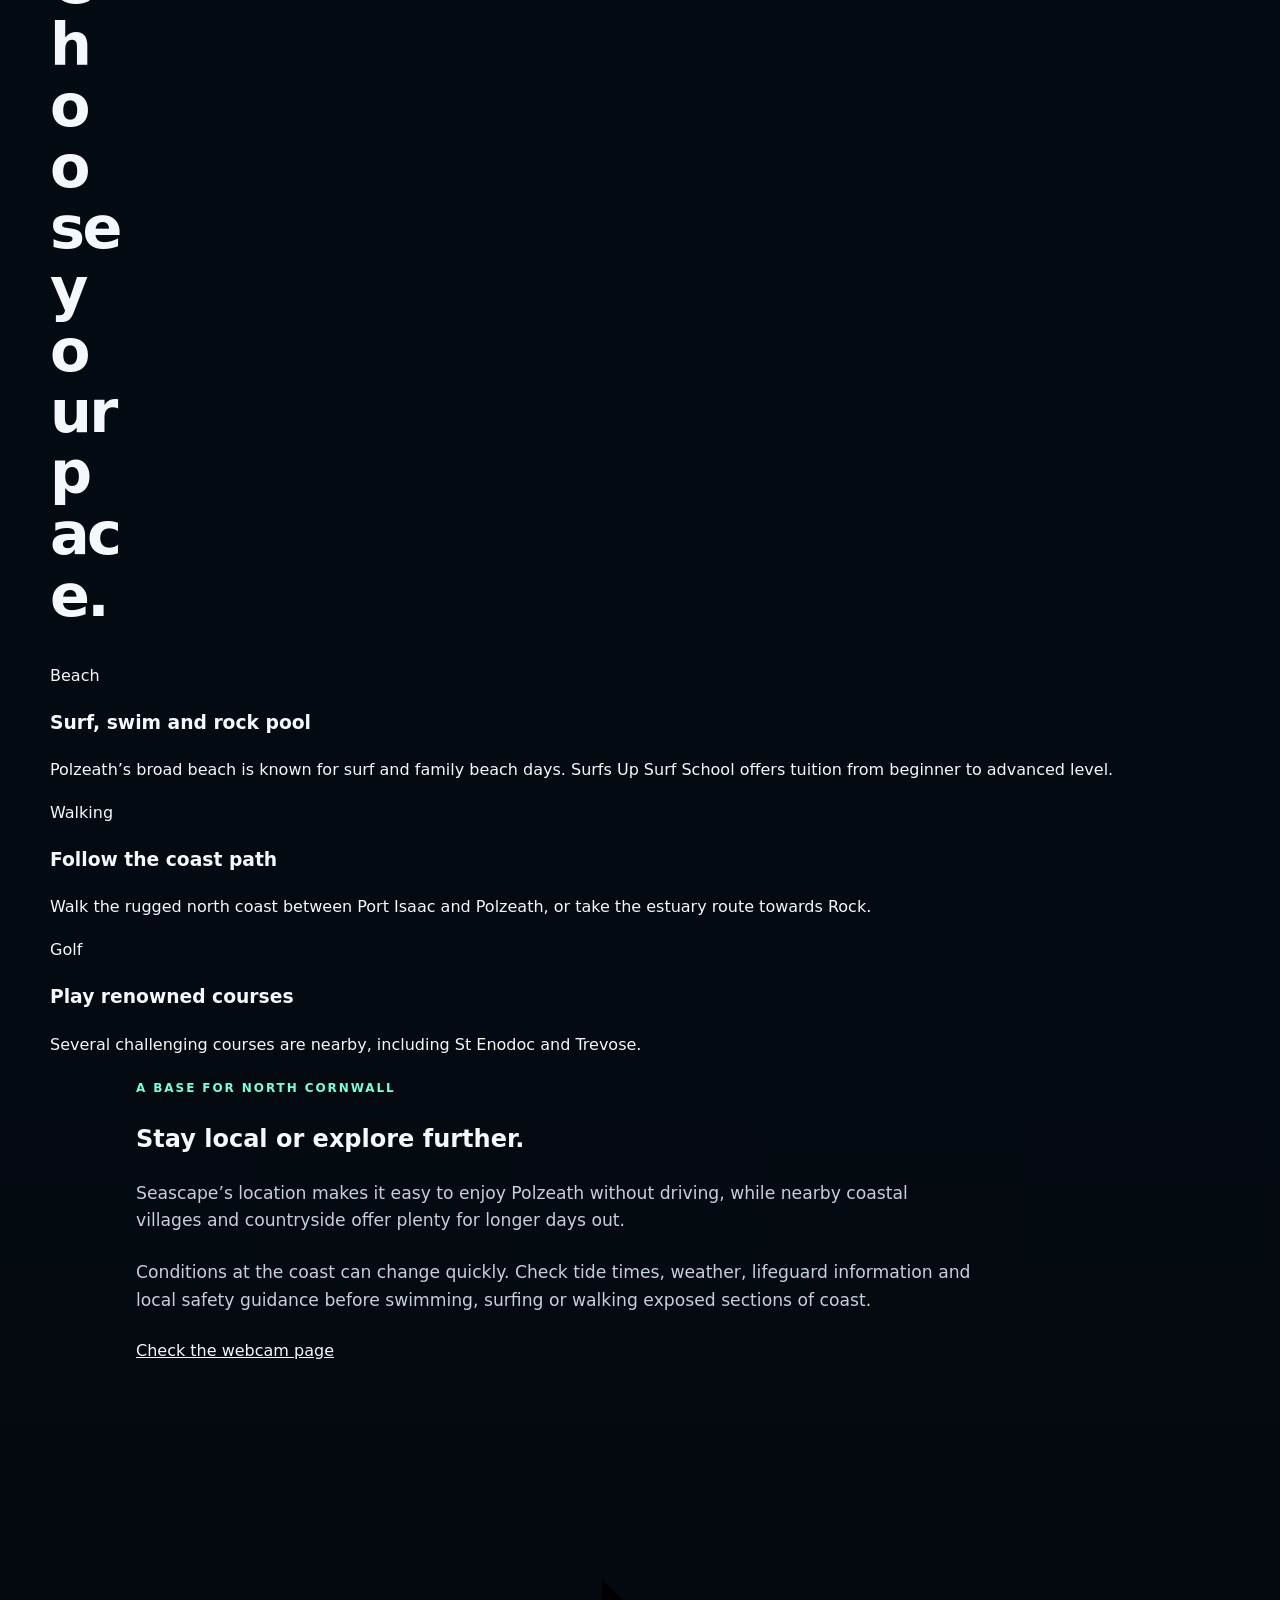
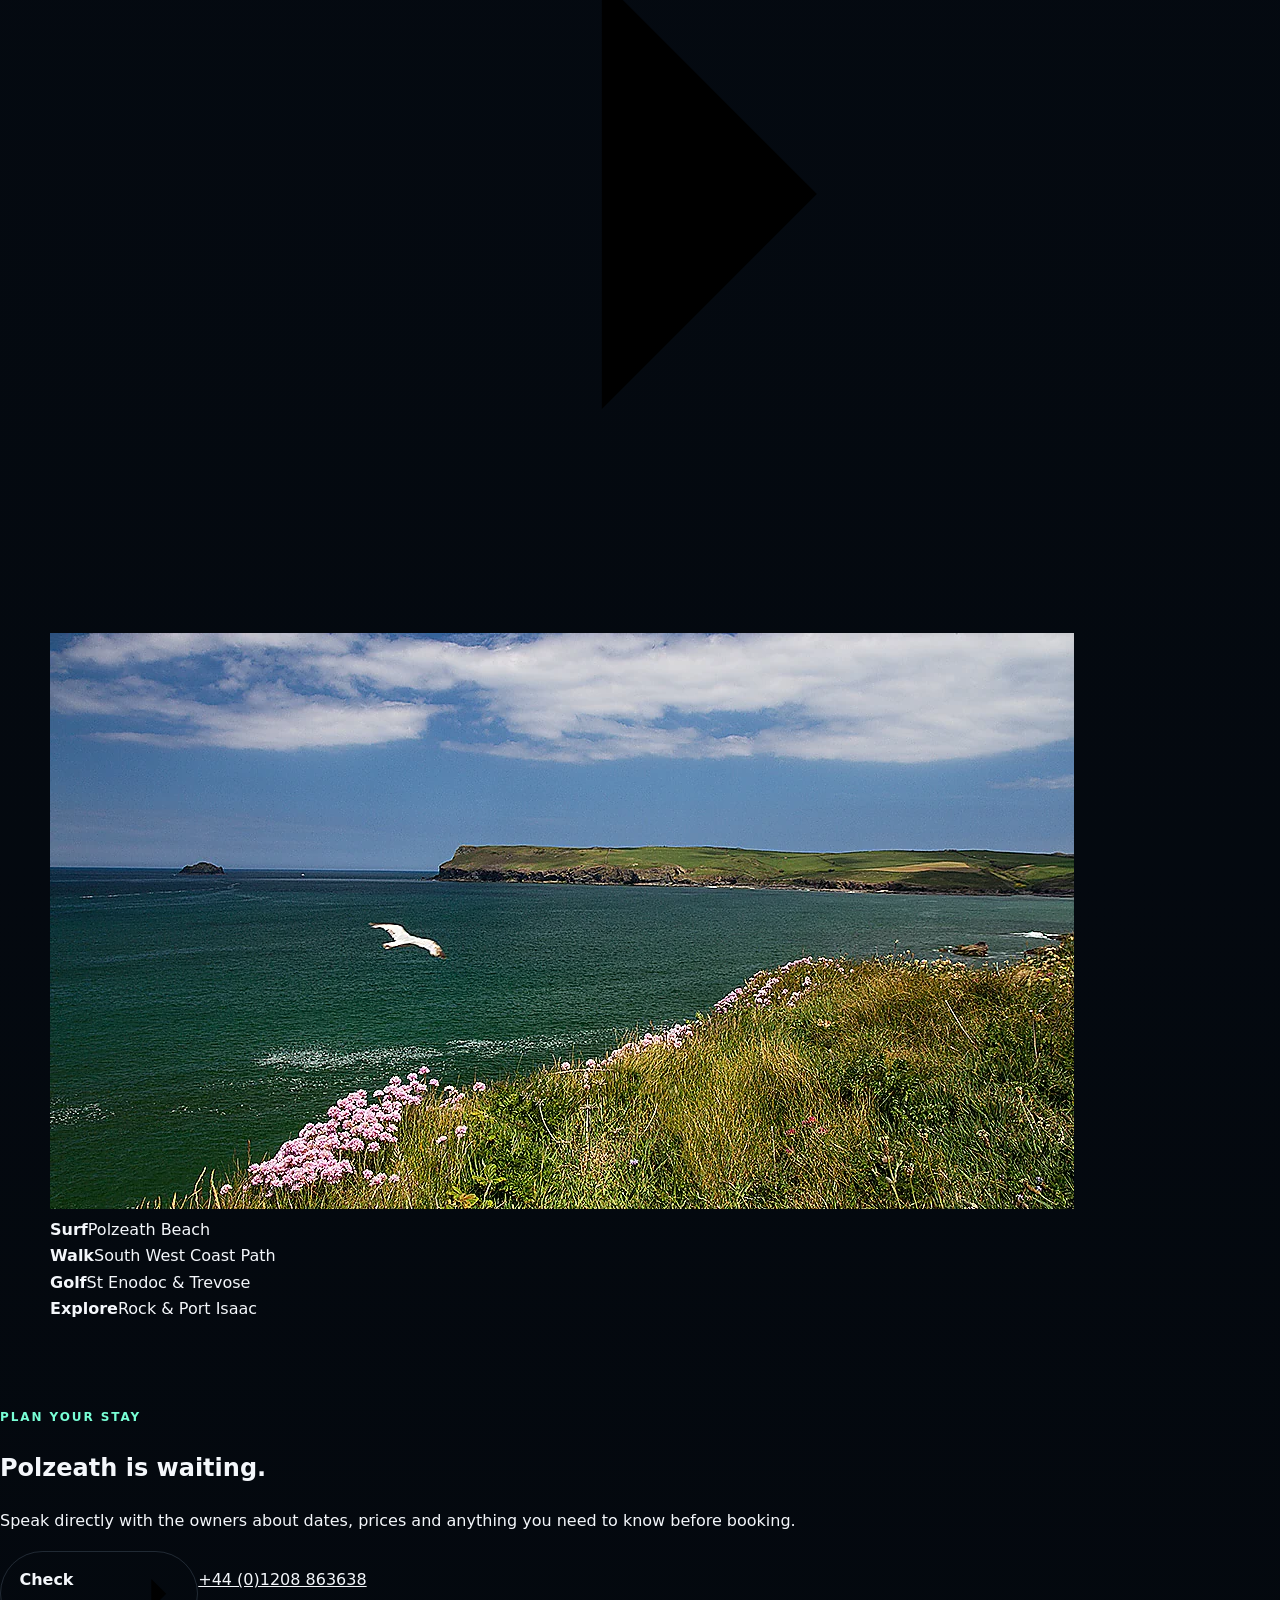
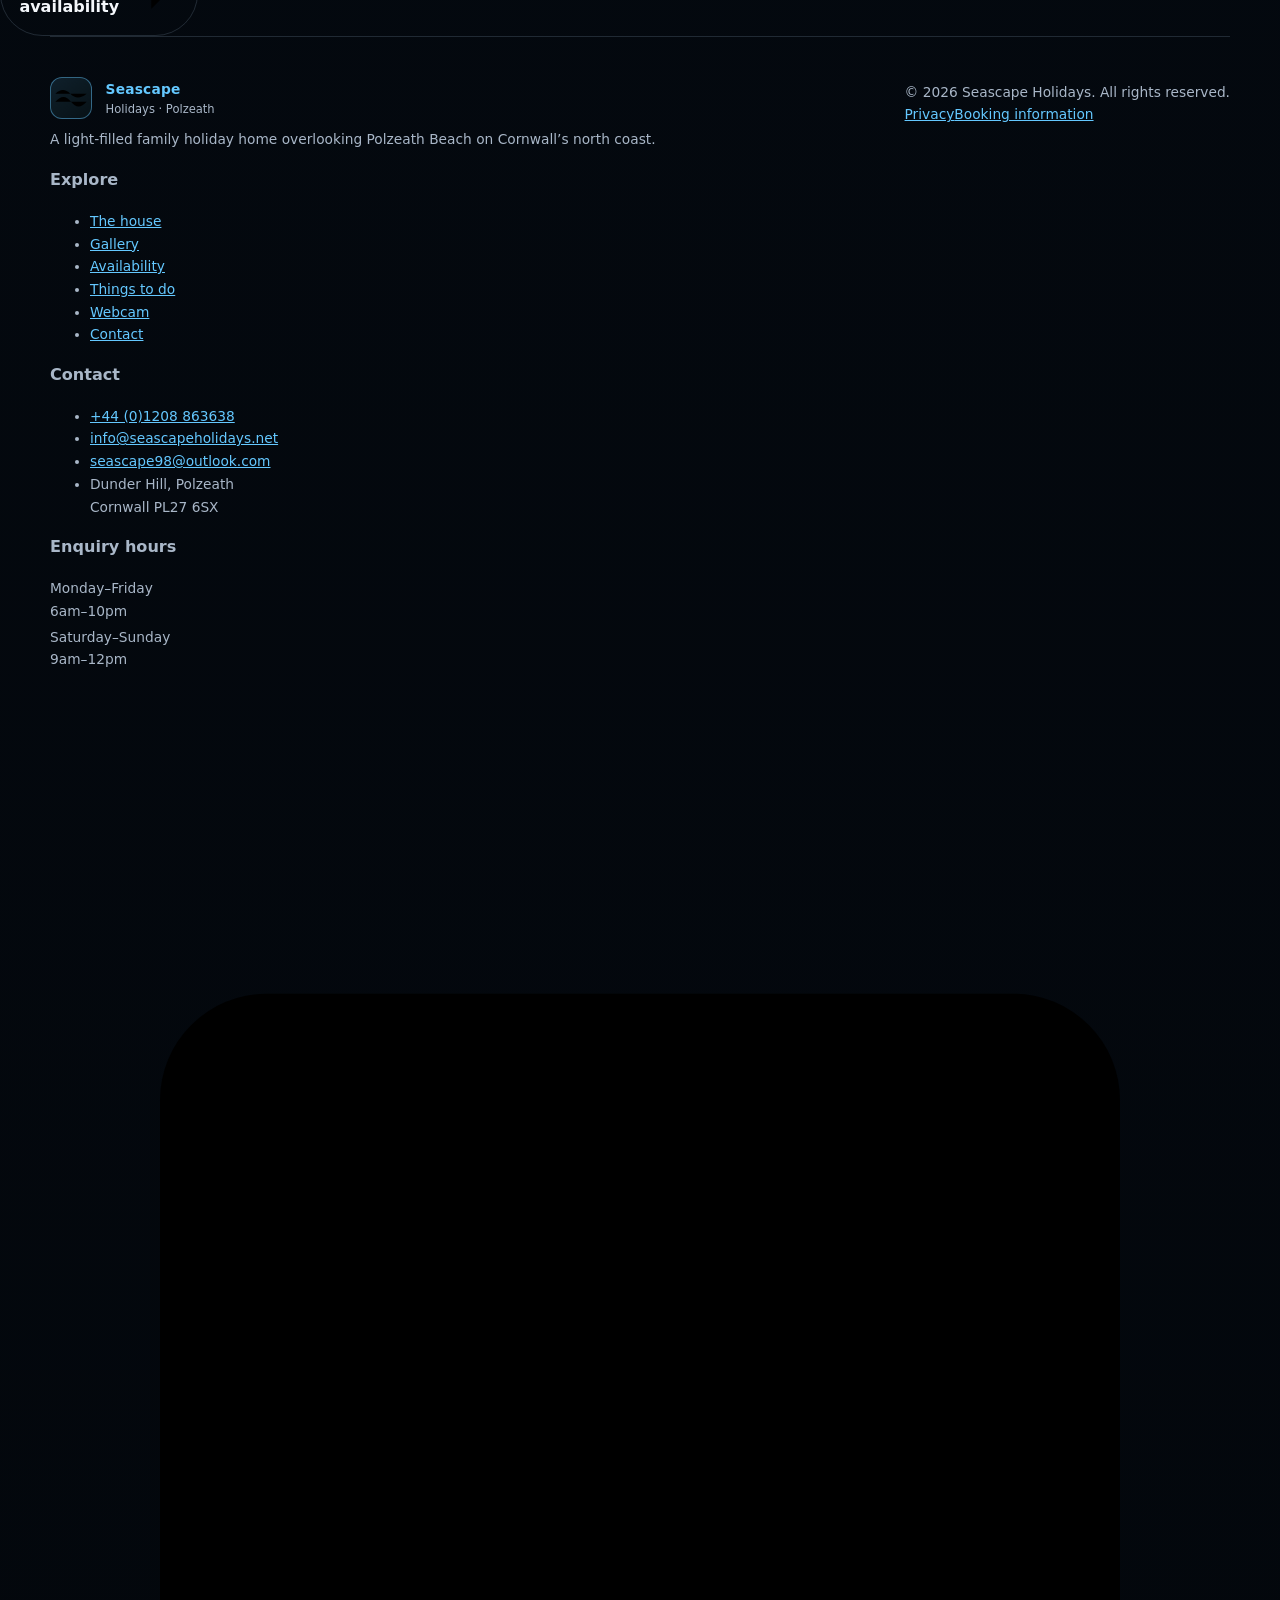
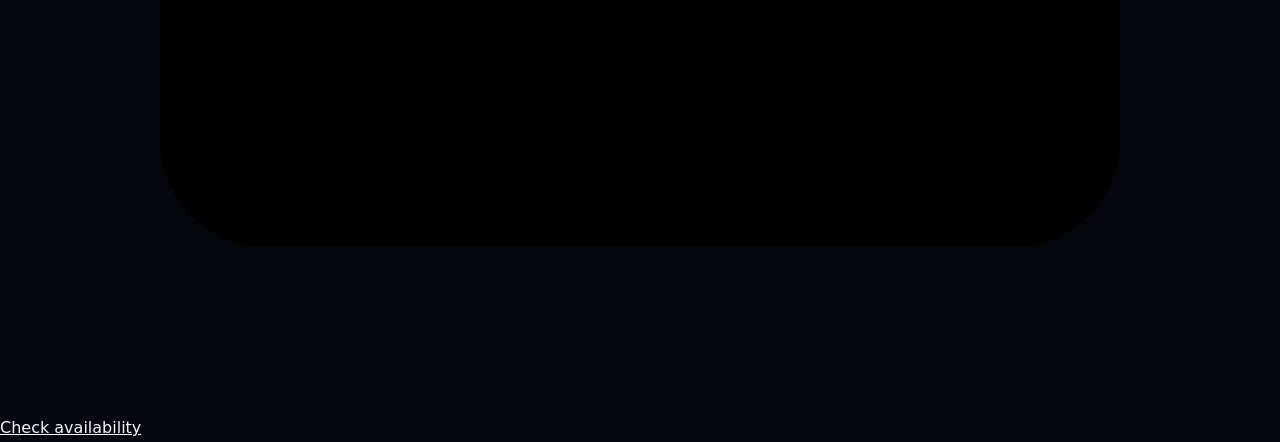
<file: activities.html>
<!doctype html>
<html lang="en-GB">
<head>
<meta charset="utf-8">
<meta name="viewport" content="width=device-width, initial-scale=1">
<title>Things to Do in Polzeath | Seascape Holidays</title>
<meta name="description" content="Discover surfing, swimming, coastal walks, golf and other activities near Seascape in Polzeath, Cornwall.">
<meta name="robots" content="index,follow">
<link rel="canonical" href="https://asultd.com/activities.html">
<meta property="og:type" content="website">
<meta property="og:site_name" content="Seascape Holidays">
<meta property="og:title" content="Things to Do in Polzeath | Seascape Holidays">
<meta property="og:description" content="Discover surfing, swimming, coastal walks, golf and other activities near Seascape in Polzeath, Cornwall.">
<meta property="og:url" content="https://asultd.com/activities.html">
<meta property="og:image" content="https://asultd.com/social-preview.jpg">
<meta name="twitter:card" content="summary_large_image">
<meta name="theme-color" content="#0f4c5c">
<link rel="icon" href="favicon.svg" type="image/svg+xml">
<link rel="manifest" href="site.webmanifest">
<script>document.documentElement.classList.add('js')</script>
<link rel="stylesheet" href="styles.css">

<script src="main.js" defer></script>
</head><body class=""><a class="skip-link" href="#main">Skip to content</a>
<div class="announcement"><div class="wrap announcement-inner"><span>Direct owner-managed holiday accommodation in Polzeath</span><a href="tel:+441208863638"><svg aria-hidden="true" viewBox="0 0 24 24"><path d="M22 16.92v3a2 2 0 0 1-2.18 2 19.79 19.79 0 0 1-8.63-3.07 19.5 19.5 0 0 1-6-6A19.79 19.79 0 0 1 2.12 4.18 2 2 0 0 1 4.11 2h3a2 2 0 0 1 2 1.72c.12.9.33 1.78.62 2.63a2 2 0 0 1-.45 2.11L8 9.73a16 16 0 0 0 6 6l1.27-1.27a2 2 0 0 1 2.11-.45c.85.29 1.73.5 2.63.62A2 2 0 0 1 22 16.92z"/></svg> +44 (0)1208 863638</a></div></div>
<header class="site-header" data-header>
  <div class="wrap nav-wrap">
    <a class="brand" href="index.html" aria-label="Seascape Holidays home">
      <span class="brand-mark" aria-hidden="true"><svg viewBox="0 0 64 64"><path d="M7 38c9-10 17-10 25 0s16 10 25 0"/><path d="M7 25c8-8 16-8 24 0s16 8 26 0"/></svg></span>
      <span><strong>Seascape</strong><small>Holidays · Polzeath</small></span>
    </a>
    <button class="menu-button" type="button" aria-expanded="false" aria-controls="main-nav" data-menu-button><span>Menu</span><i></i><i></i><i></i></button>
    <nav id="main-nav" class="main-nav" aria-label="Primary navigation" data-menu><a href="index.html" class="" >Home</a><a href="seascape.html" class="" >The house</a><a href="gallery.html" class="" >Gallery</a><a href="availability.html" class="" >Availability</a><a href="activities.html" class="active" aria-current="page">Things to do</a><a href="webcam.html" class="" >Webcam</a><a href="contact.html" class="" >Contact</a><a class="nav-cta" href="availability.html">Check availability</a></nav>
  </div>
</header><main id="main">
<section class="page-hero media"><img src="surfing-polzeath.webp" alt="Surfer carrying a board at the water's edge" width="960" height="400"><div class="wrap page-hero-inner"><nav class="breadcrumb" aria-label="Breadcrumb"><a href="index.html">Home</a><span>·</span><span>Things to do</span></nav><span class="eyebrow light">Polzeath & North Cornwall</span><h1>Make the coast your itinerary.</h1><p class="lead">Surfing, swimming, rock pooling, walking and golf—all within easy reach of Seascape.</p></div></section>
<section class="section"><div class="wrap"><div class="activity-feature reveal"><img src="polzeath-beach-path.webp" alt="Sandy coastal path near Polzeath" width="1024" height="576" loading="lazy"><div class="activity-copy"><span class="eyebrow light">Polzeath Beach</span><h2>From breakfast to sunset, stay close to the sea.</h2><p>The beach is ideal for surfing, swimming and rock pooling. The village also provides shops, cafés and restaurants within a few minutes’ walk of the house.</p><a class="button button-sand" href="availability.html">Plan a stay <svg aria-hidden="true" viewBox="0 0 24 24"><path d="M5 12h14M13 6l6 6-6 6"/></svg></a></div></div></div></section>
<section class="section section-tint"><div class="wrap"><div class="section-heading"><div><span class="eyebrow">Ideas for your stay</span><h2>Choose your pace.</h2></div><p>These are established local activities from the existing Seascape Holidays information.</p></div><div class="cards">
 <article class="card"><div class="card-body"><p class="card-kicker">Beach</p><h3>Surf, swim and rock pool</h3><p>Polzeath’s broad beach is known for surf and family beach days. Surfs Up Surf School offers tuition from beginner to advanced level.</p></div></article>
 <article class="card"><div class="card-body"><p class="card-kicker">Walking</p><h3>Follow the coast path</h3><p>Walk the rugged north coast between Port Isaac and Polzeath, or take the estuary route towards Rock.</p></div></article>
 <article class="card"><div class="card-body"><p class="card-kicker">Golf</p><h3>Play renowned courses</h3><p>Several challenging courses are nearby, including St Enodoc and Trevose.</p></div></article>
</div></div></section>
<section class="section"><div class="wrap split"><div class="prose"><span class="eyebrow">A base for North Cornwall</span><h2>Stay local or explore further.</h2><p class="lead">Seascape’s location makes it easy to enjoy Polzeath without driving, while nearby coastal villages and countryside offer plenty for longer days out.</p><p>Conditions at the coast can change quickly. Check tide times, weather, lifeguard information and local safety guidance before swimming, surfing or walking exposed sections of coast.</p><a class="text-link" href="webcam.html">Check the webcam page <svg aria-hidden="true" viewBox="0 0 24 24"><path d="M5 12h14M13 6l6 6-6 6"/></svg></a></div><div class="media-card"><img src="north-cornwall-coast.webp" alt="Coastal landscape in North Cornwall" width="1024" height="576" loading="lazy"></div></div></section>
<section class="section-sm section-foam"><div class="wrap"><div class="distance-list"><div class="distance"><strong>Surf</strong><span>Polzeath Beach</span></div><div class="distance"><strong>Walk</strong><span>South West Coast Path</span></div><div class="distance"><strong>Golf</strong><span>St Enodoc & Trevose</span></div><div class="distance"><strong>Explore</strong><span>Rock & Port Isaac</span></div></div></div></section>
</main><section class="contact-band">
  <div class="wrap contact-band-grid">
    <div><span class="eyebrow light">Plan your stay</span><h2>Polzeath is waiting.</h2><p>Speak directly with the owners about dates, prices and anything you need to know before booking.</p></div>
    <div class="contact-band-actions"><a class="button button-sand" href="availability.html">Check availability <svg aria-hidden="true" viewBox="0 0 24 24"><path d="M5 12h14M13 6l6 6-6 6"/></svg></a><a class="text-link light-link" href="tel:+441208863638">+44 (0)1208 863638</a></div>
  </div>
</section>
<footer class="site-footer">
 <div class="wrap footer-grid">
  <div class="footer-brand"><a class="brand" href="index.html" aria-label="Seascape Holidays home">
      <span class="brand-mark" aria-hidden="true"><svg viewBox="0 0 64 64"><path d="M7 38c9-10 17-10 25 0s16 10 25 0"/><path d="M7 25c8-8 16-8 24 0s16 8 26 0"/></svg></span>
      <span><strong>Seascape</strong><small>Holidays · Polzeath</small></span>
    </a><p>A light-filled family holiday home overlooking Polzeath Beach on Cornwall’s north coast.</p></div>
  <div><h3>Explore</h3><ul><li><a href="seascape.html">The house</a></li><li><a href="gallery.html">Gallery</a></li><li><a href="availability.html">Availability</a></li><li><a href="activities.html">Things to do</a></li><li><a href="webcam.html">Webcam</a></li><li><a href="contact.html">Contact</a></li></ul></div>
  <div><h3>Contact</h3><ul class="footer-contact"><li><a href="tel:+441208863638">+44 (0)1208 863638</a></li><li><a href="mailto:info@seascapeholidays.net">info@seascapeholidays.net</a></li><li><a href="mailto:seascape98@outlook.com">seascape98@outlook.com</a></li><li>Dunder Hill, Polzeath<br>Cornwall PL27 6SX</li></ul></div>
  <div><h3>Enquiry hours</h3><p>Monday–Friday<br>6am–10pm</p><p>Saturday–Sunday<br>9am–12pm</p></div>
 </div>
 <div class="wrap footer-bottom"><p>© <span data-year></span> Seascape Holidays. All rights reserved.</p><div><a href="privacy.html">Privacy</a><a href="booking-information.html">Booking information</a></div></div>
</footer>
<a class="mobile-book" href="availability.html"><svg aria-hidden="true" viewBox="0 0 24 24"><rect x="3" y="5" width="18" height="16" rx="2"/><path d="M16 3v4M8 3v4M3 11h18"/></svg> Check availability</a></body></html>
</file>
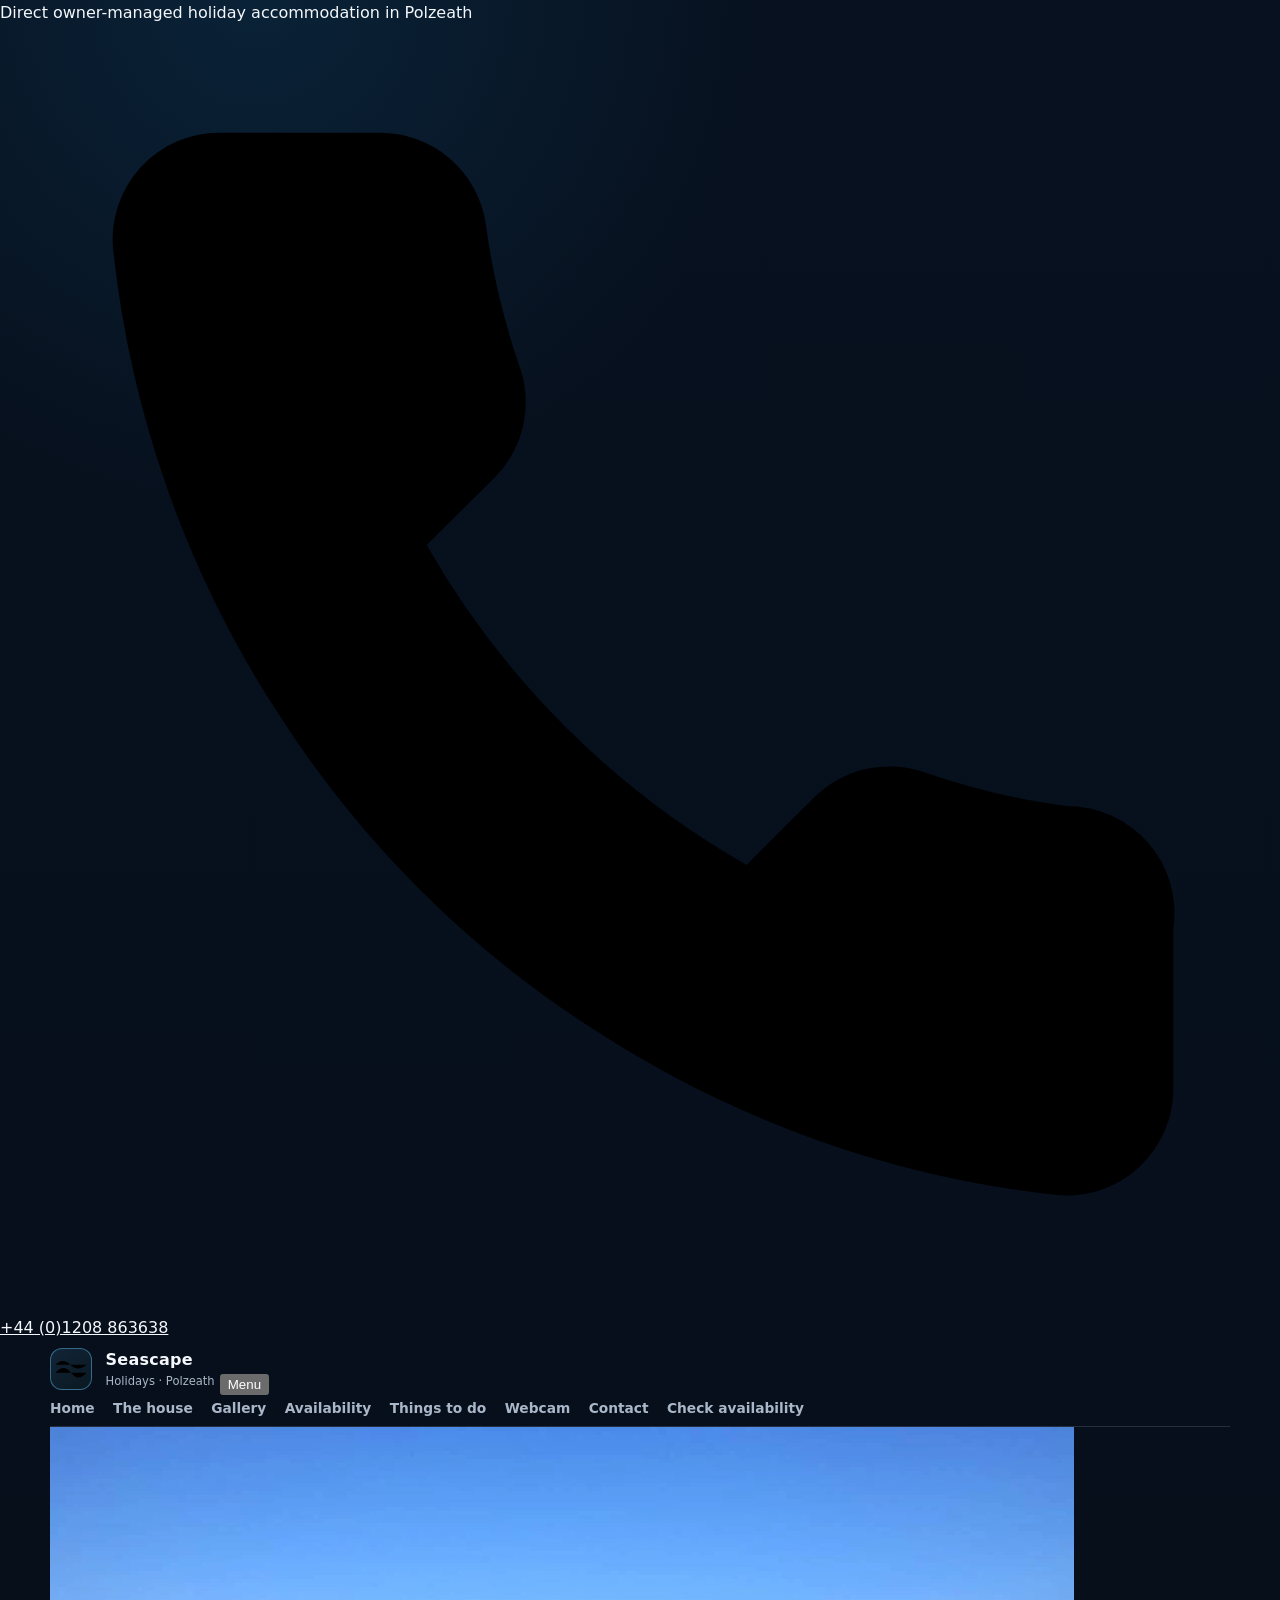
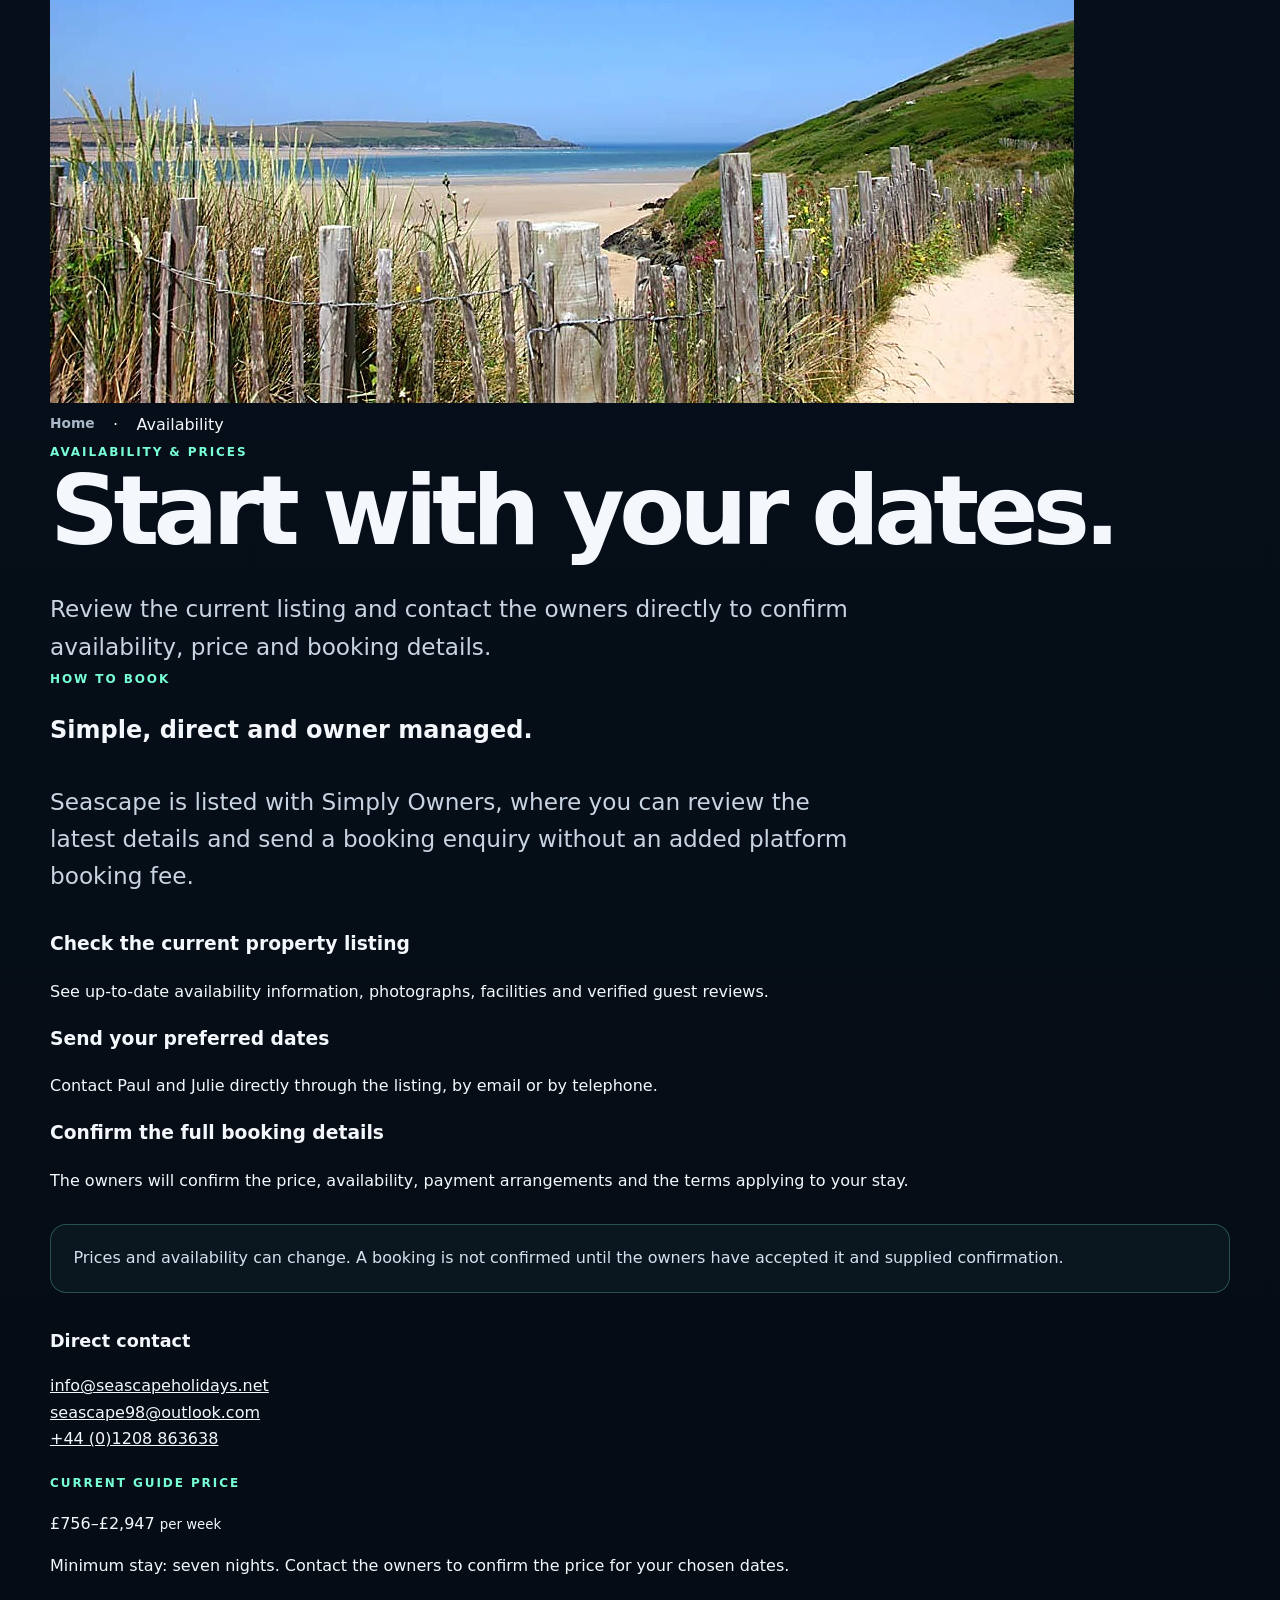
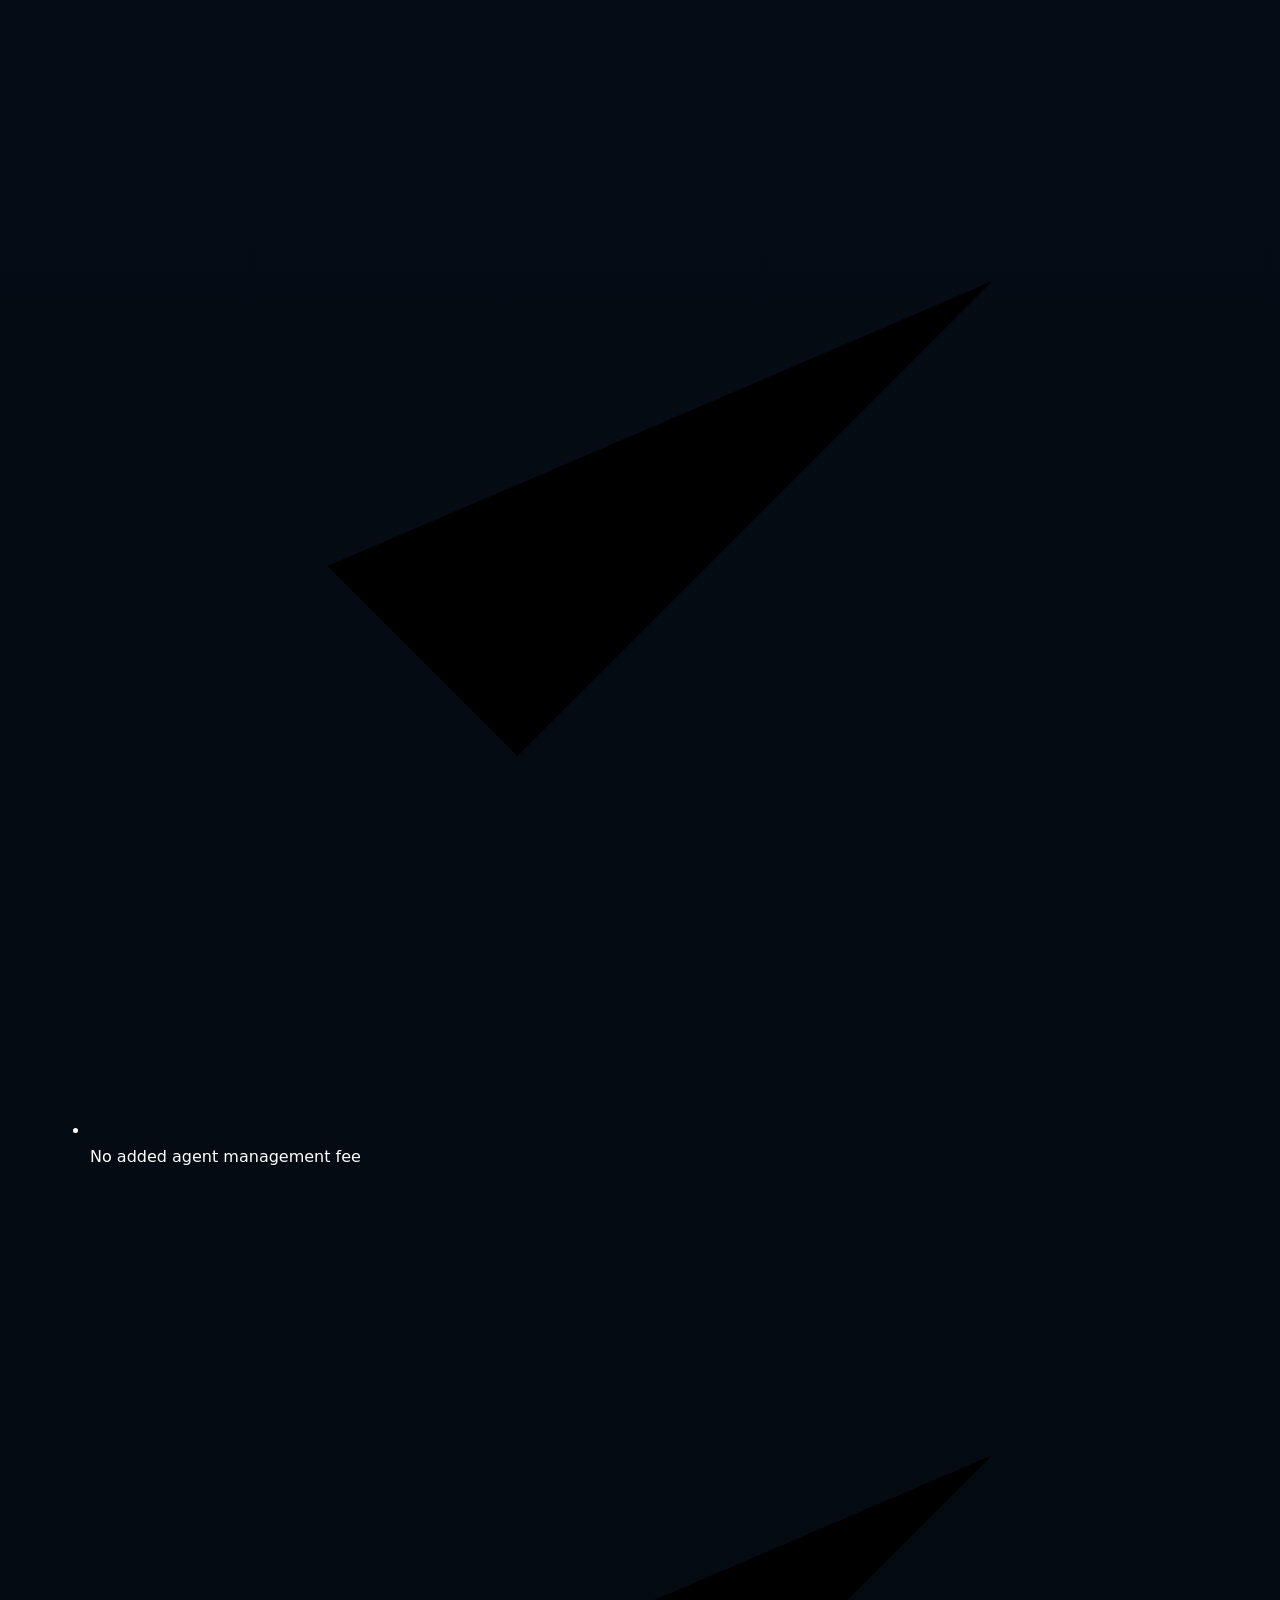
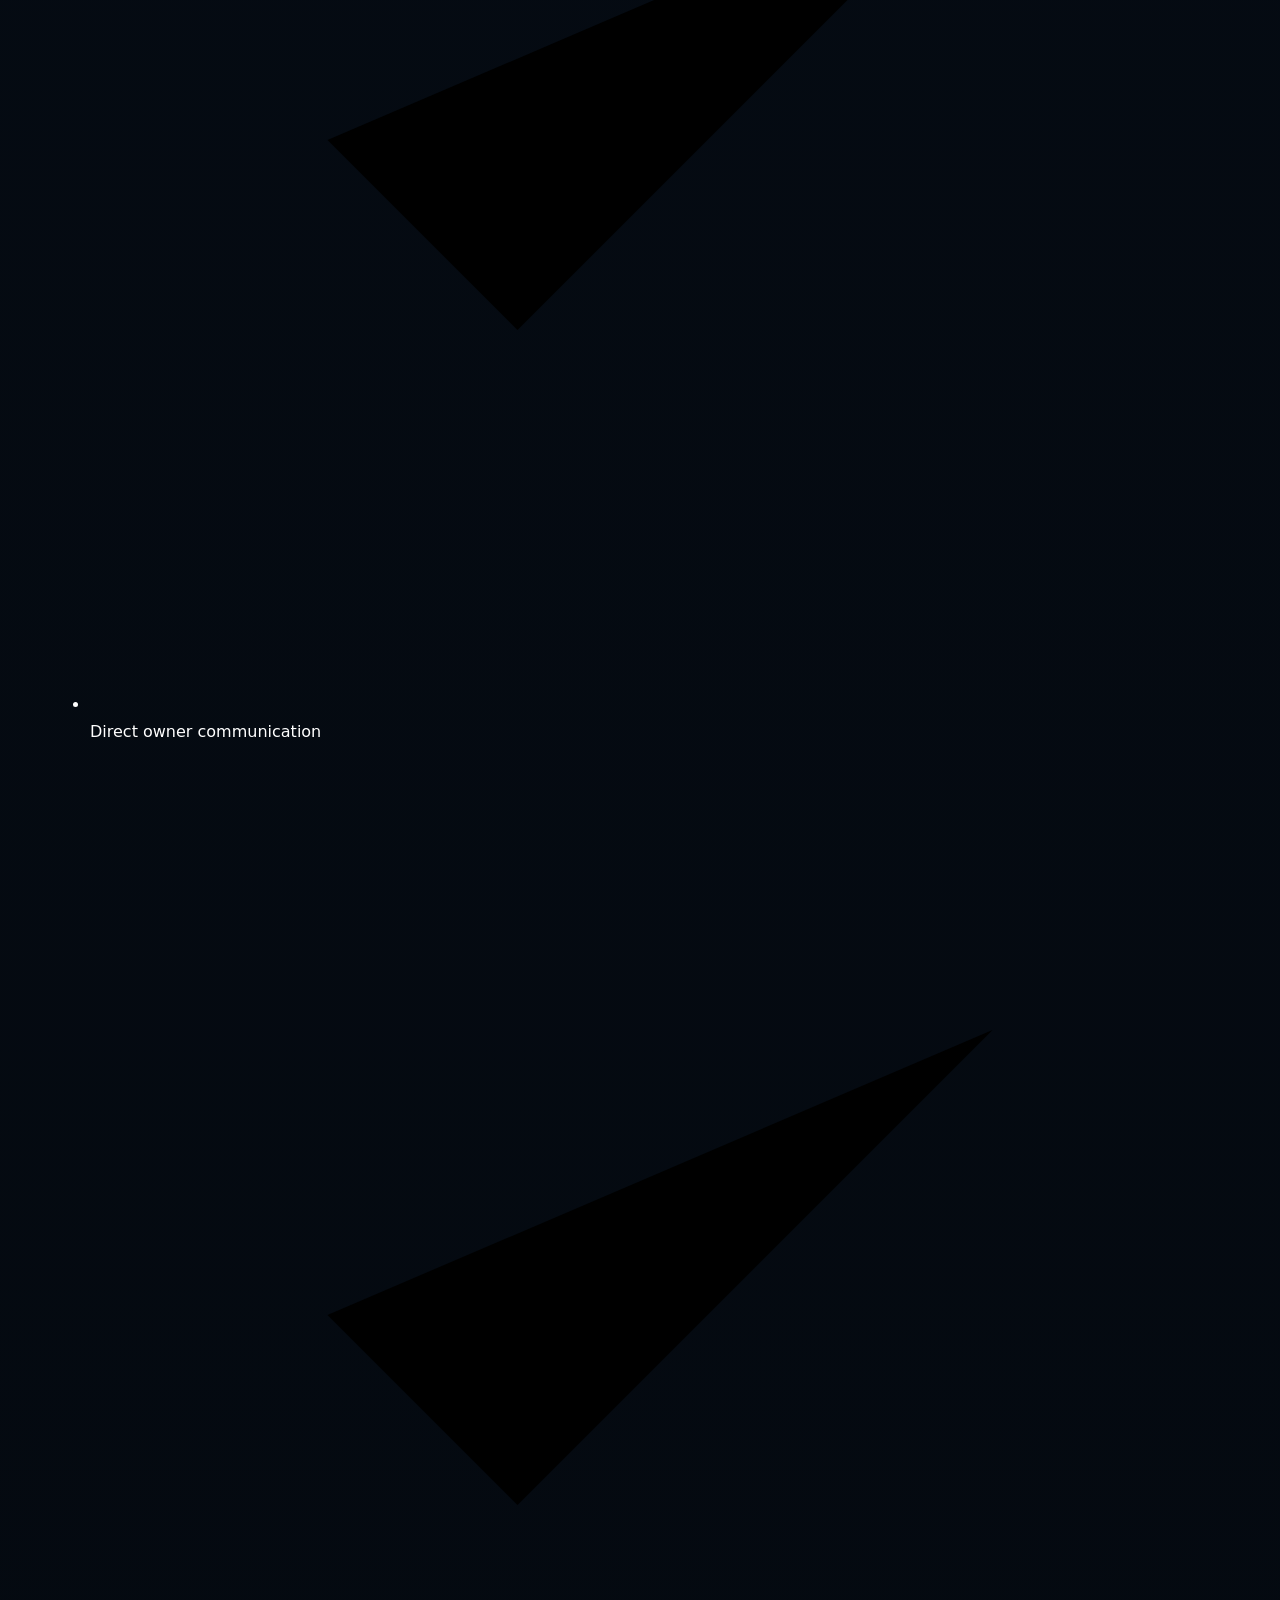
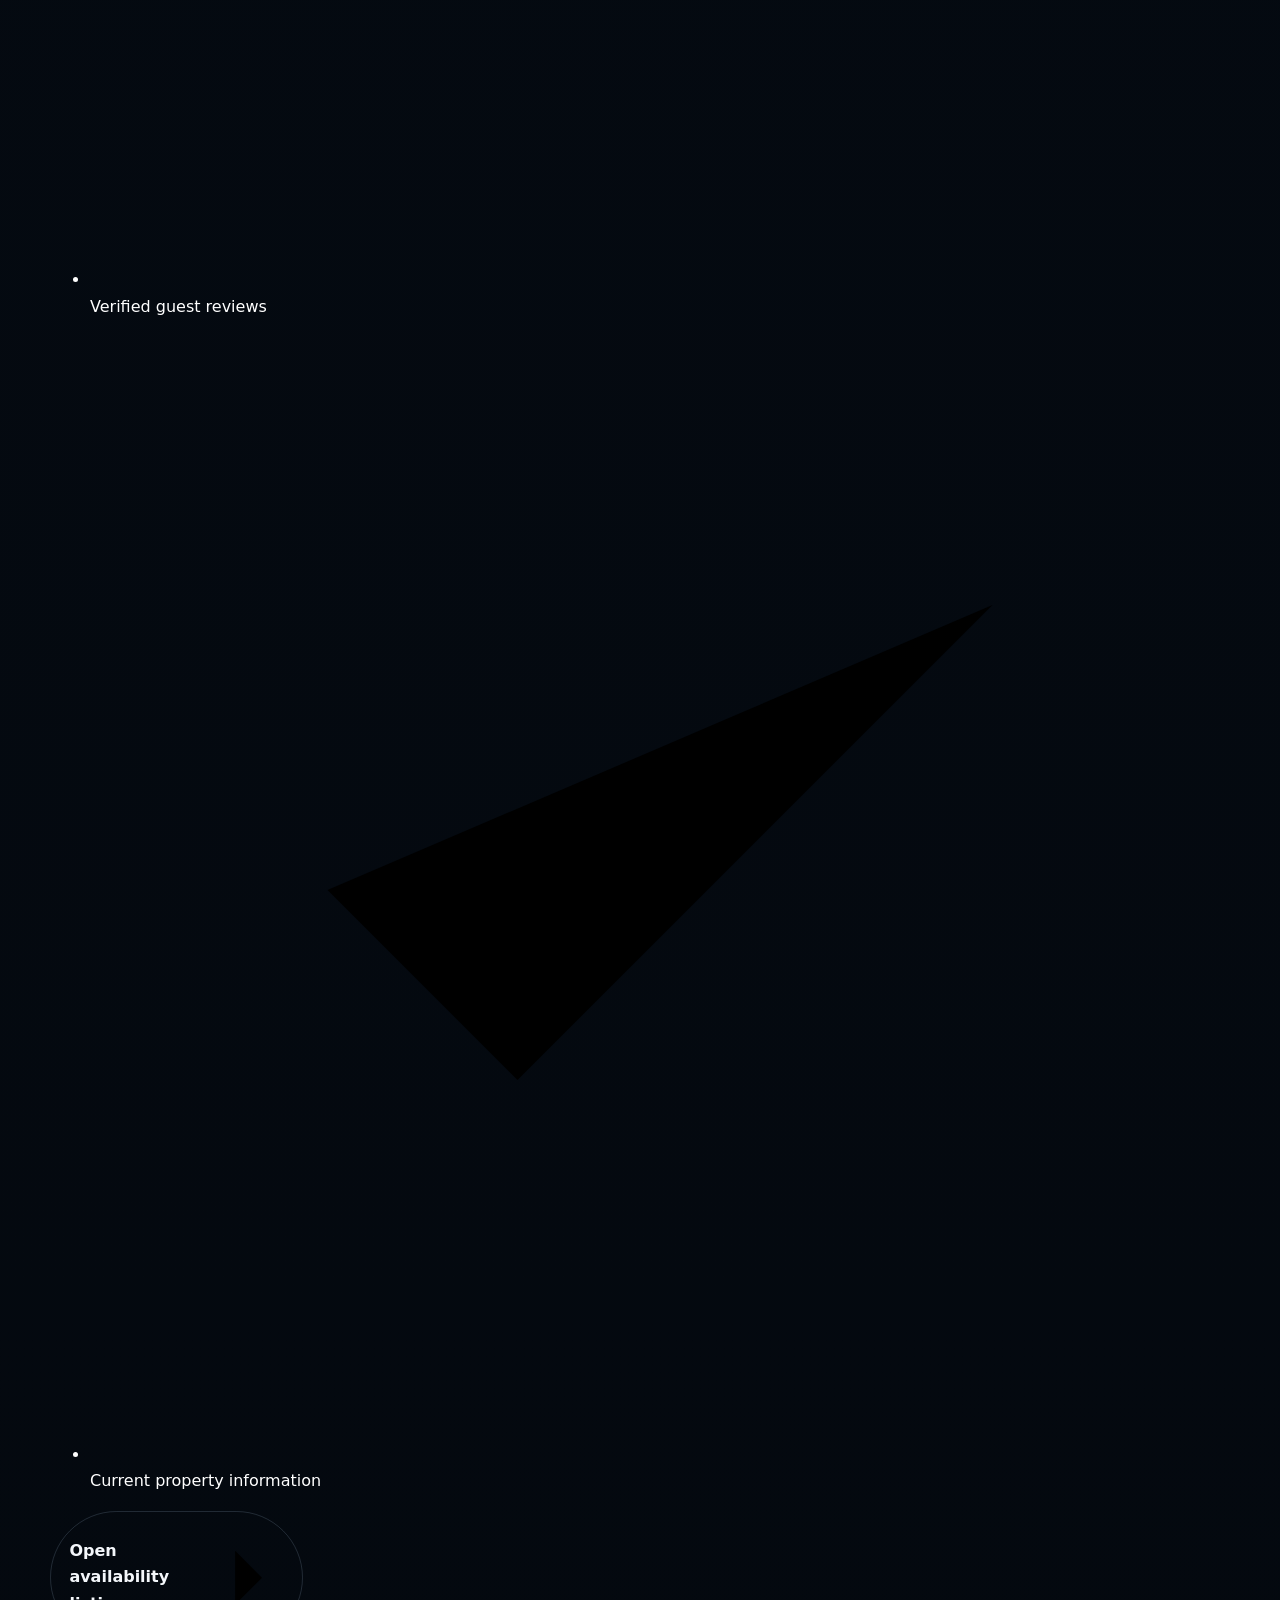
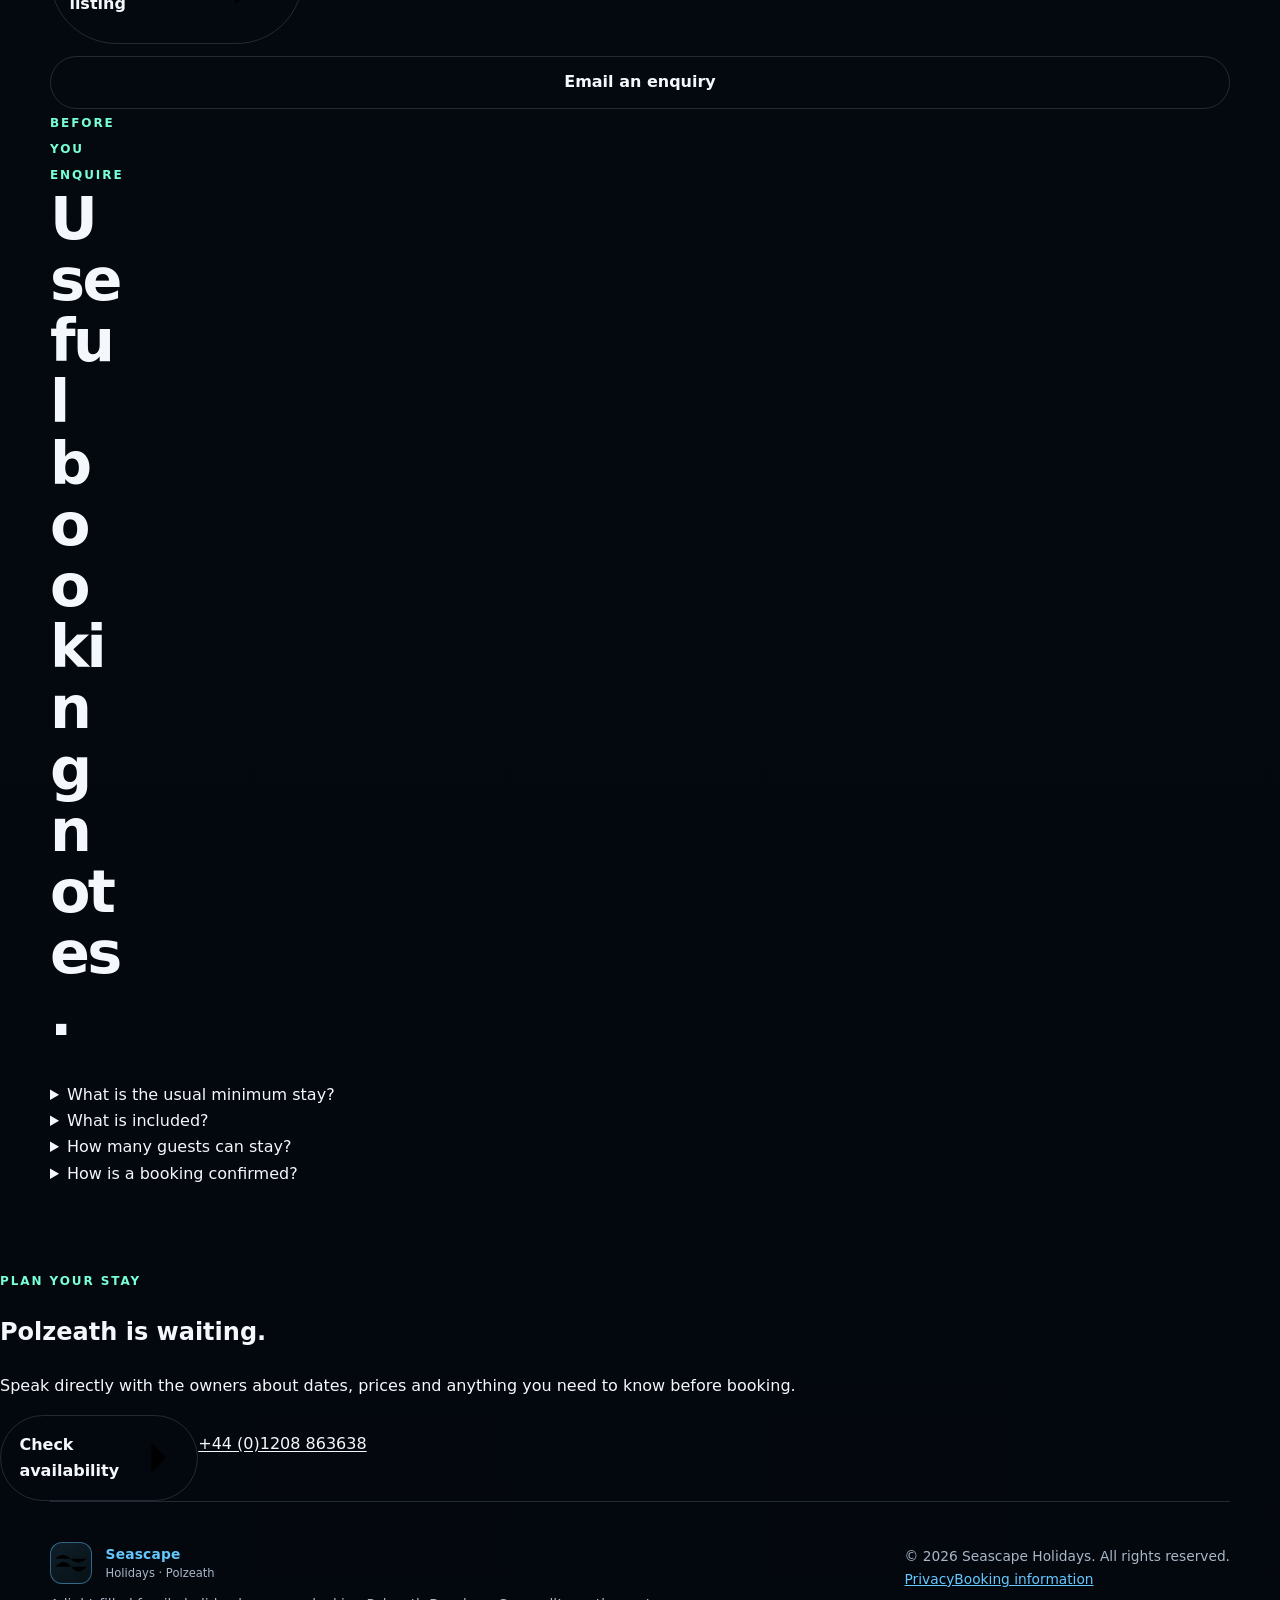
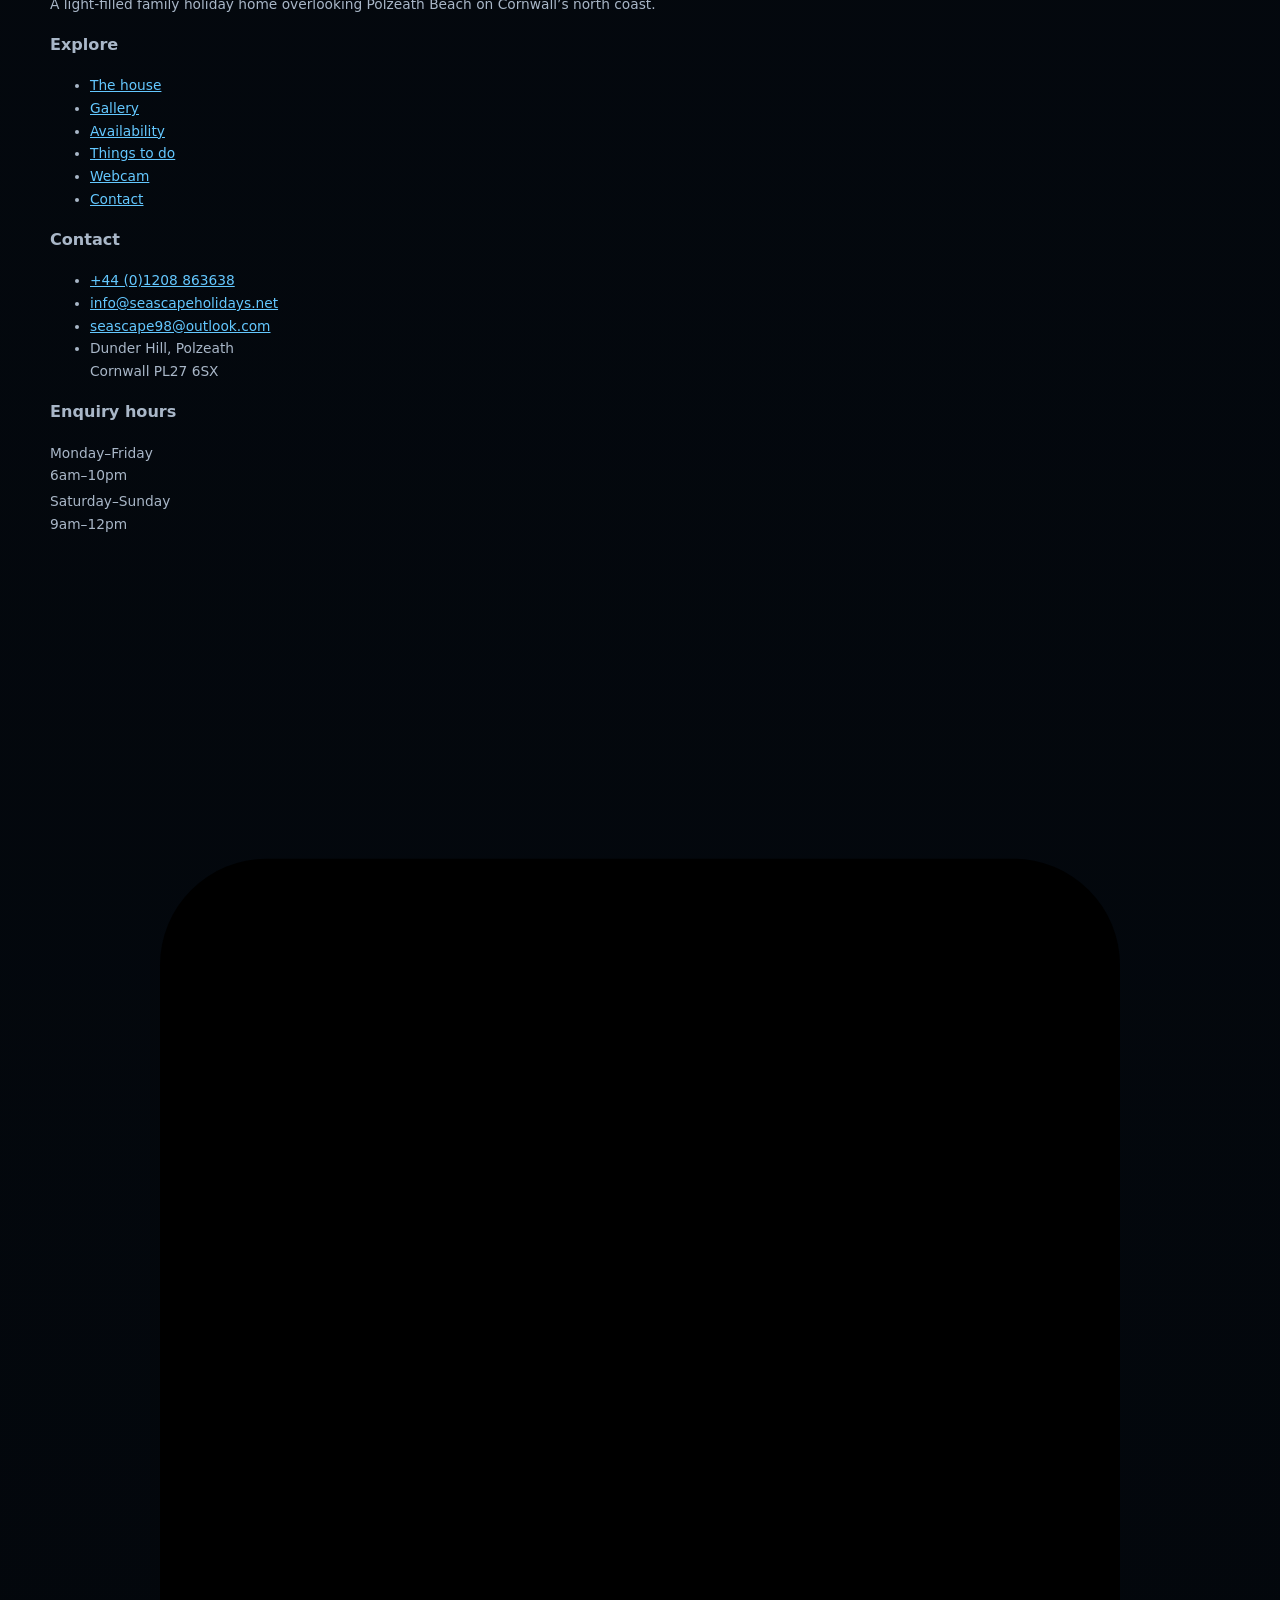
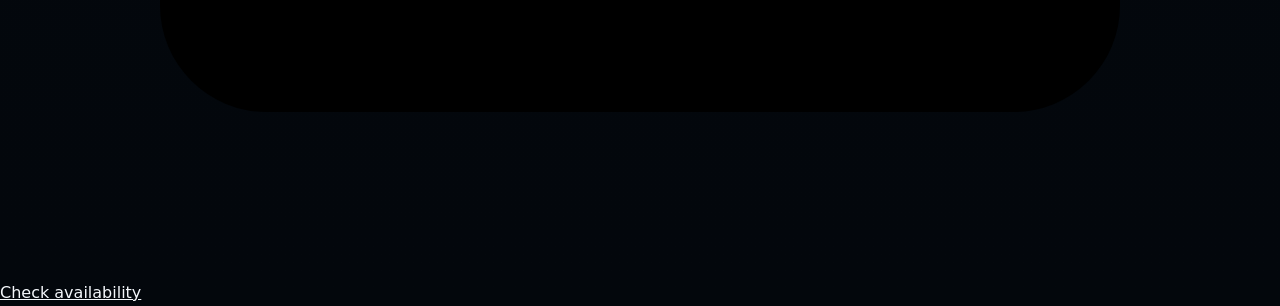
<file: availability.html>
<!doctype html>
<html lang="en-GB">
<head>
<meta charset="utf-8">
<meta name="viewport" content="width=device-width, initial-scale=1">
<title>Availability &amp; Prices | Seascape Holidays</title>
<meta name="description" content="Check current availability and guide prices for Seascape, a holiday home sleeping seven in Polzeath.">
<meta name="robots" content="index,follow">
<link rel="canonical" href="https://asultd.com/availability.html">
<meta property="og:type" content="website">
<meta property="og:site_name" content="Seascape Holidays">
<meta property="og:title" content="Availability &amp; Prices | Seascape Holidays">
<meta property="og:description" content="Check current availability and guide prices for Seascape, a holiday home sleeping seven in Polzeath.">
<meta property="og:url" content="https://asultd.com/availability.html">
<meta property="og:image" content="https://asultd.com/social-preview.jpg">
<meta name="twitter:card" content="summary_large_image">
<meta name="theme-color" content="#0f4c5c">
<link rel="icon" href="favicon.svg" type="image/svg+xml">
<link rel="manifest" href="site.webmanifest">
<script>document.documentElement.classList.add('js')</script>
<link rel="stylesheet" href="styles.css">

<script src="main.js" defer></script>
</head><body class=""><a class="skip-link" href="#main">Skip to content</a>
<div class="announcement"><div class="wrap announcement-inner"><span>Direct owner-managed holiday accommodation in Polzeath</span><a href="tel:+441208863638"><svg aria-hidden="true" viewBox="0 0 24 24"><path d="M22 16.92v3a2 2 0 0 1-2.18 2 19.79 19.79 0 0 1-8.63-3.07 19.5 19.5 0 0 1-6-6A19.79 19.79 0 0 1 2.12 4.18 2 2 0 0 1 4.11 2h3a2 2 0 0 1 2 1.72c.12.9.33 1.78.62 2.63a2 2 0 0 1-.45 2.11L8 9.73a16 16 0 0 0 6 6l1.27-1.27a2 2 0 0 1 2.11-.45c.85.29 1.73.5 2.63.62A2 2 0 0 1 22 16.92z"/></svg> +44 (0)1208 863638</a></div></div>
<header class="site-header" data-header>
  <div class="wrap nav-wrap">
    <a class="brand" href="index.html" aria-label="Seascape Holidays home">
      <span class="brand-mark" aria-hidden="true"><svg viewBox="0 0 64 64"><path d="M7 38c9-10 17-10 25 0s16 10 25 0"/><path d="M7 25c8-8 16-8 24 0s16 8 26 0"/></svg></span>
      <span><strong>Seascape</strong><small>Holidays · Polzeath</small></span>
    </a>
    <button class="menu-button" type="button" aria-expanded="false" aria-controls="main-nav" data-menu-button><span>Menu</span><i></i><i></i><i></i></button>
    <nav id="main-nav" class="main-nav" aria-label="Primary navigation" data-menu><a href="index.html" class="" >Home</a><a href="seascape.html" class="" >The house</a><a href="gallery.html" class="" >Gallery</a><a href="availability.html" class="active" aria-current="page">Availability</a><a href="activities.html" class="" >Things to do</a><a href="webcam.html" class="" >Webcam</a><a href="contact.html" class="" >Contact</a><a class="nav-cta" href="availability.html">Check availability</a></nav>
  </div>
</header><main id="main">
<section class="page-hero media"><img src="polzeath-beach-path.webp" alt="Sandy coastal path leading towards the beach" width="1024" height="576"><div class="wrap page-hero-inner"><nav class="breadcrumb" aria-label="Breadcrumb"><a href="index.html">Home</a><span>·</span><span>Availability</span></nav><span class="eyebrow light">Availability & prices</span><h1>Start with your dates.</h1><p class="lead">Review the current listing and contact the owners directly to confirm availability, price and booking details.</p></div></section>
<section class="section"><div class="wrap availability-grid">
 <div><span class="eyebrow">How to book</span><h2>Simple, direct and owner managed.</h2><p class="lead">Seascape is listed with Simply Owners, where you can review the latest details and send a booking enquiry without an added platform booking fee.</p>
 <div class="steps" style="margin-top:35px"><div class="step"><div><h3>Check the current property listing</h3><p>See up-to-date availability information, photographs, facilities and verified guest reviews.</p></div></div><div class="step"><div><h3>Send your preferred dates</h3><p>Contact Paul and Julie directly through the listing, by email or by telephone.</p></div></div><div class="step"><div><h3>Confirm the full booking details</h3><p>The owners will confirm the price, availability, payment arrangements and the terms applying to your stay.</p></div></div></div>
 <div class="notice" style="margin-top:30px">Prices and availability can change. A booking is not confirmed until the owners have accepted it and supplied confirmation.</div>
 <div style="margin-top:34px"><h3 style="font-family:inherit;font-weight:800;font-size:1.1rem">Direct contact</h3><p><a class="text-link" href="mailto:info@seascapeholidays.net">info@seascapeholidays.net</a><br><a class="text-link" href="mailto:seascape98@outlook.com" style="margin-top:8px">seascape98@outlook.com</a><br><a class="text-link" href="tel:+441208863638" style="margin-top:8px">+44 (0)1208 863638</a></p></div>
 </div>
 <aside class="price-card"><span class="eyebrow light">Current guide price</span><p class="price">£756–£2,947 <small>per week</small></p><p>Minimum stay: seven nights. Contact the owners to confirm the price for your chosen dates.</p><ul class="check-list" style="grid-template-columns:1fr;color:#fff"><li><svg aria-hidden="true" viewBox="0 0 24 24"><path d="m5 12 4 4L19 6"/></svg> No added agent management fee</li><li><svg aria-hidden="true" viewBox="0 0 24 24"><path d="m5 12 4 4L19 6"/></svg> Direct owner communication</li><li><svg aria-hidden="true" viewBox="0 0 24 24"><path d="m5 12 4 4L19 6"/></svg> Verified guest reviews</li><li><svg aria-hidden="true" viewBox="0 0 24 24"><path d="m5 12 4 4L19 6"/></svg> Current property information</li></ul><a class="button button-sand" href="https://www.simplyowners.net/uk/england/cornwall/wadebridge/polzeath/p/40141/" target="_blank" rel="noopener">Open availability listing <svg aria-hidden="true" viewBox="0 0 24 24"><path d="M5 12h14M13 6l6 6-6 6"/></svg></a><a class="button button-secondary" href="mailto:info@seascapeholidays.net" style="width:100%;margin-top:12px">Email an enquiry</a></aside>
</div></section>
<section class="section section-foam"><div class="wrap"><div class="section-heading"><div><span class="eyebrow">Before you enquire</span><h2>Useful booking notes.</h2></div></div><div class="faq">
 <details><summary>What is the usual minimum stay?</summary><p>The current property listing states a minimum stay of seven nights.</p></details>
 <details><summary>What is included?</summary><p>Bed linen is included. Towels can be supplied for a separate charge. Confirm all inclusions and any extra costs with the owners before payment.</p></details>
 <details><summary>How many guests can stay?</summary><p>Seascape sleeps up to seven guests across three bedrooms. A travel cot can also be supplied.</p></details>
 <details><summary>How is a booking confirmed?</summary><p>The owners will confirm availability, price, payment arrangements and the terms for your stay. An enquiry alone does not reserve the property.</p></details>
</div></div></section>
</main><section class="contact-band">
  <div class="wrap contact-band-grid">
    <div><span class="eyebrow light">Plan your stay</span><h2>Polzeath is waiting.</h2><p>Speak directly with the owners about dates, prices and anything you need to know before booking.</p></div>
    <div class="contact-band-actions"><a class="button button-sand" href="availability.html">Check availability <svg aria-hidden="true" viewBox="0 0 24 24"><path d="M5 12h14M13 6l6 6-6 6"/></svg></a><a class="text-link light-link" href="tel:+441208863638">+44 (0)1208 863638</a></div>
  </div>
</section>
<footer class="site-footer">
 <div class="wrap footer-grid">
  <div class="footer-brand"><a class="brand" href="index.html" aria-label="Seascape Holidays home">
      <span class="brand-mark" aria-hidden="true"><svg viewBox="0 0 64 64"><path d="M7 38c9-10 17-10 25 0s16 10 25 0"/><path d="M7 25c8-8 16-8 24 0s16 8 26 0"/></svg></span>
      <span><strong>Seascape</strong><small>Holidays · Polzeath</small></span>
    </a><p>A light-filled family holiday home overlooking Polzeath Beach on Cornwall’s north coast.</p></div>
  <div><h3>Explore</h3><ul><li><a href="seascape.html">The house</a></li><li><a href="gallery.html">Gallery</a></li><li><a href="availability.html">Availability</a></li><li><a href="activities.html">Things to do</a></li><li><a href="webcam.html">Webcam</a></li><li><a href="contact.html">Contact</a></li></ul></div>
  <div><h3>Contact</h3><ul class="footer-contact"><li><a href="tel:+441208863638">+44 (0)1208 863638</a></li><li><a href="mailto:info@seascapeholidays.net">info@seascapeholidays.net</a></li><li><a href="mailto:seascape98@outlook.com">seascape98@outlook.com</a></li><li>Dunder Hill, Polzeath<br>Cornwall PL27 6SX</li></ul></div>
  <div><h3>Enquiry hours</h3><p>Monday–Friday<br>6am–10pm</p><p>Saturday–Sunday<br>9am–12pm</p></div>
 </div>
 <div class="wrap footer-bottom"><p>© <span data-year></span> Seascape Holidays. All rights reserved.</p><div><a href="privacy.html">Privacy</a><a href="booking-information.html">Booking information</a></div></div>
</footer>
<a class="mobile-book" href="availability.html"><svg aria-hidden="true" viewBox="0 0 24 24"><rect x="3" y="5" width="18" height="16" rx="2"/><path d="M16 3v4M8 3v4M3 11h18"/></svg> Check availability</a></body></html>
</file>
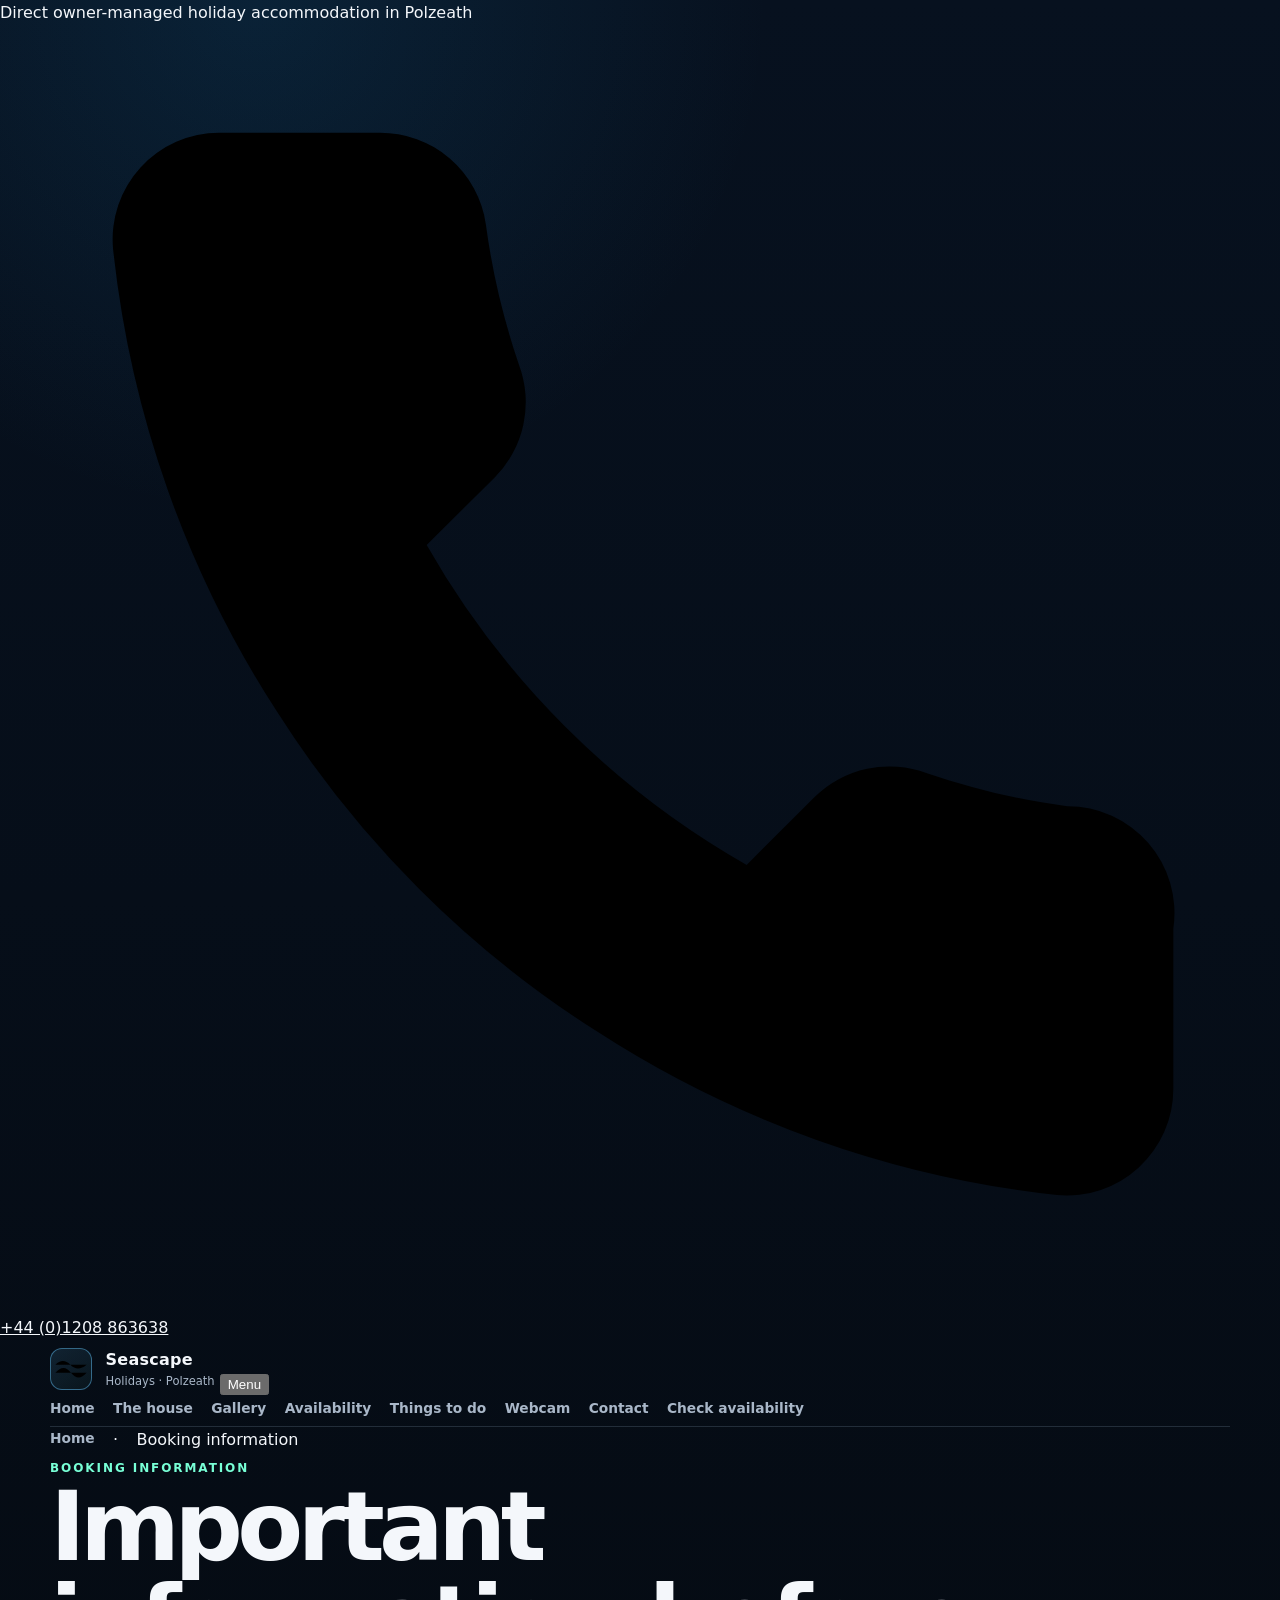
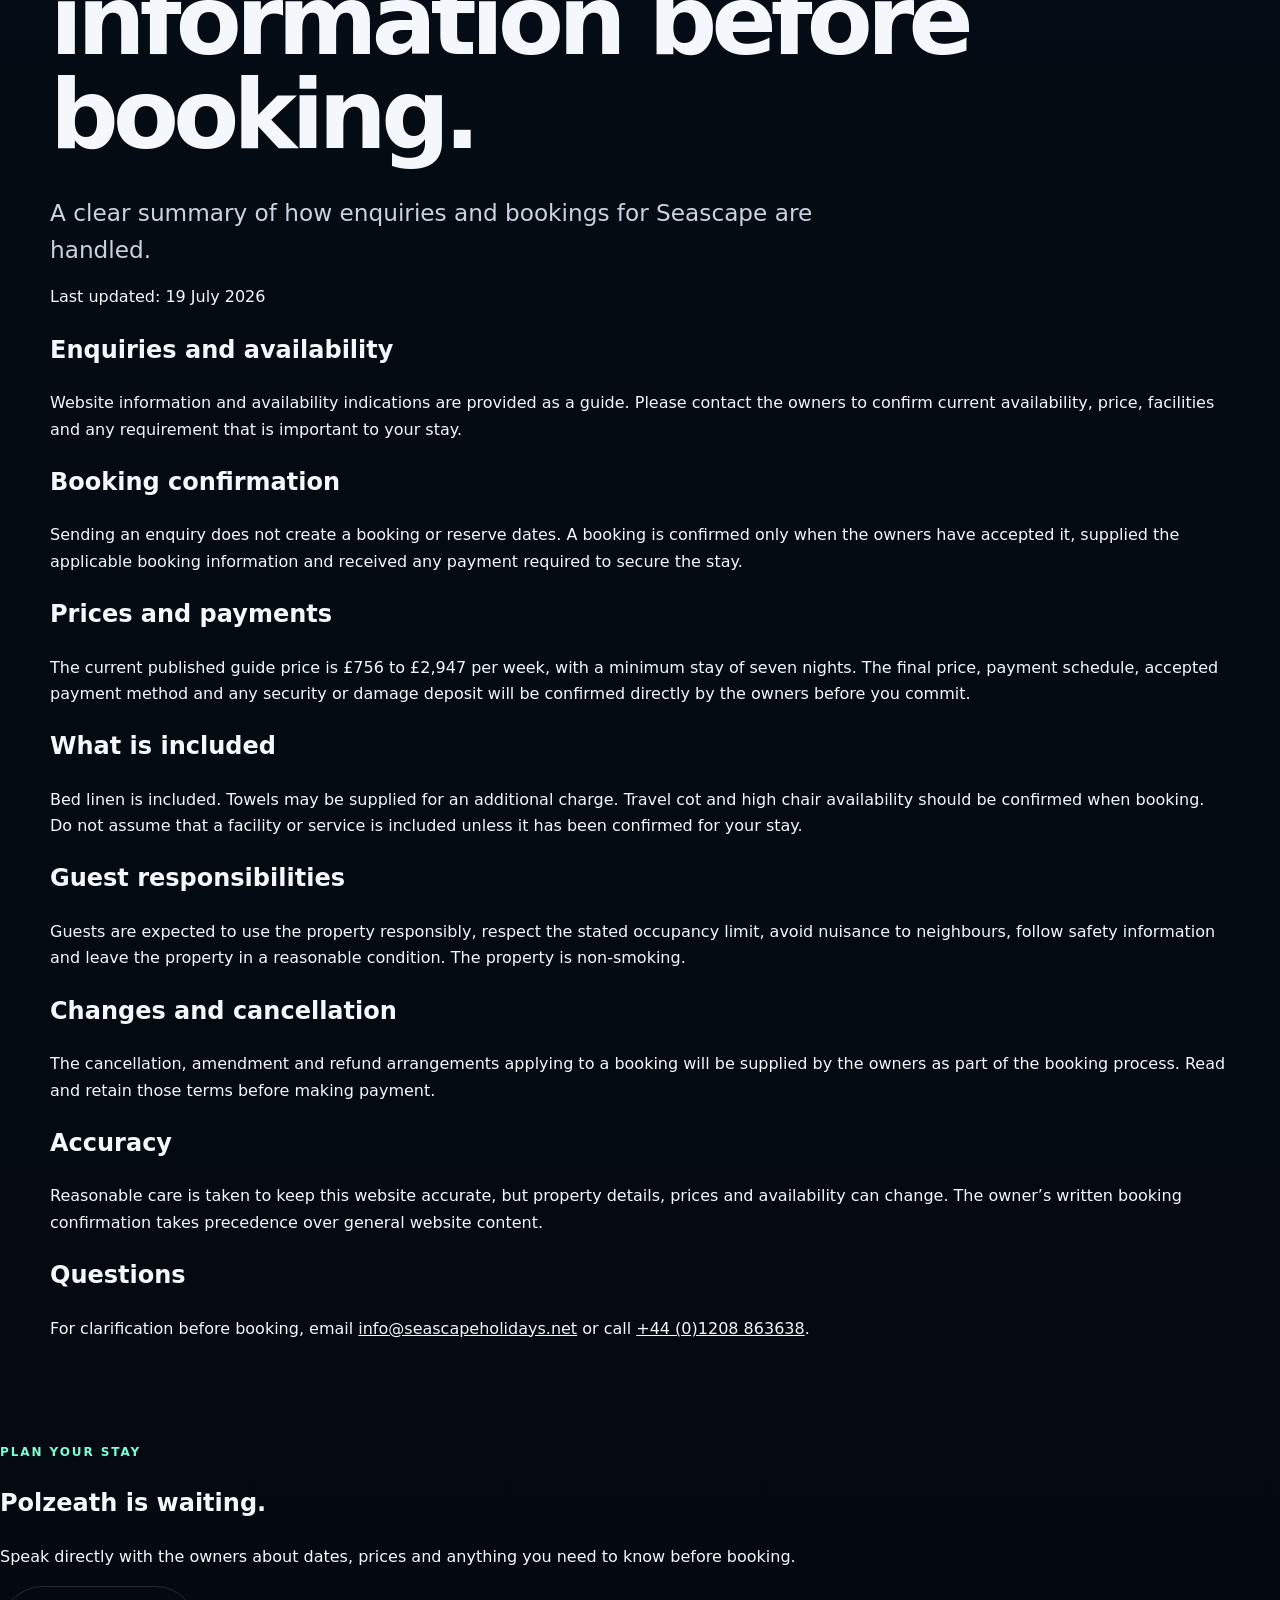
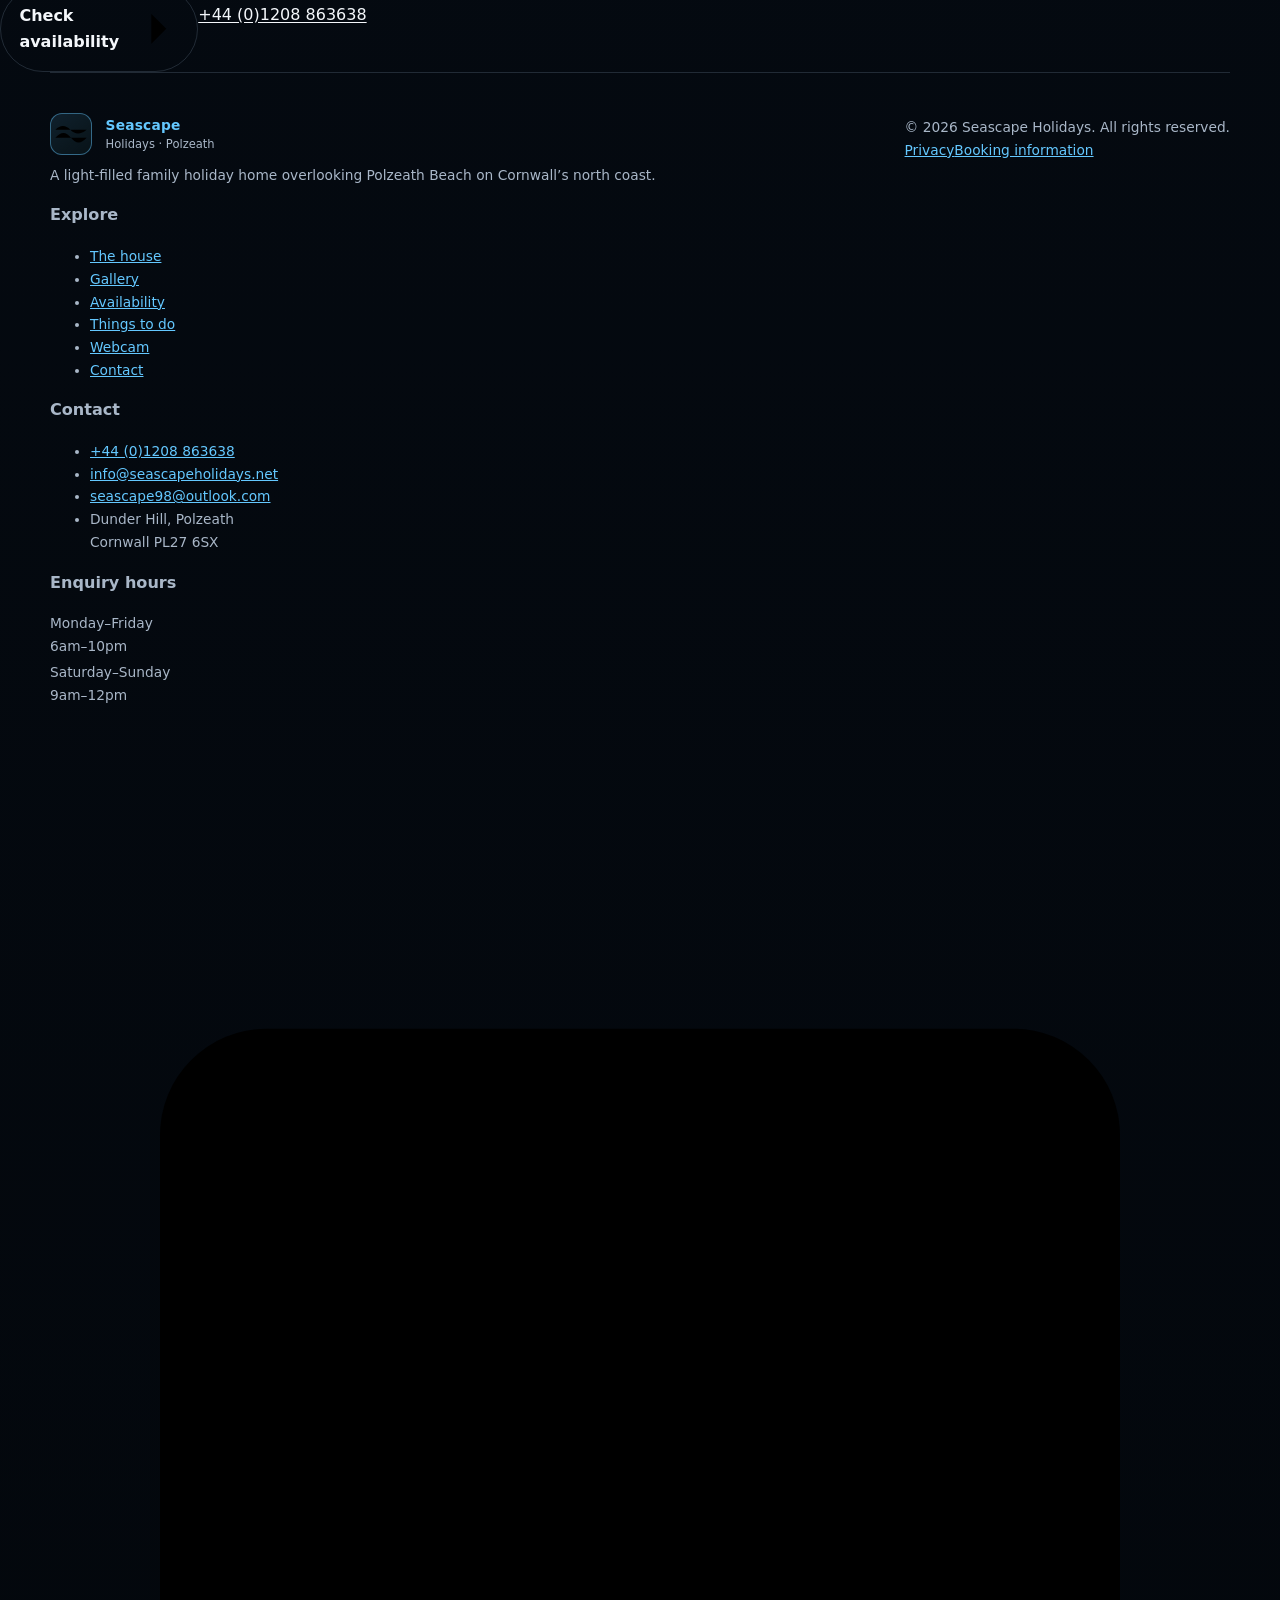
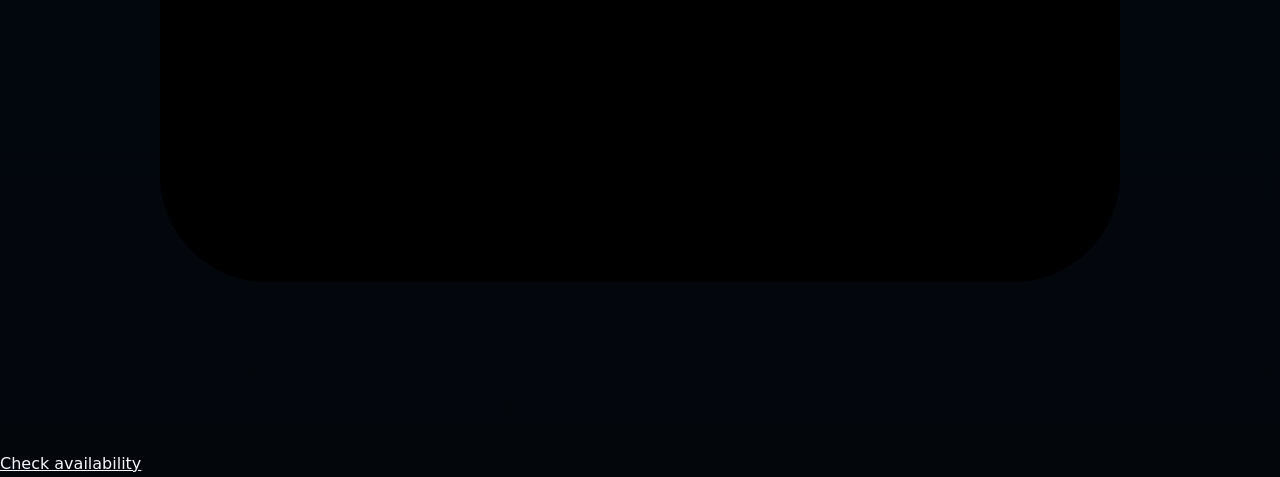
<file: booking-information.html>
<!doctype html>
<html lang="en-GB">
<head>
<meta charset="utf-8">
<meta name="viewport" content="width=device-width, initial-scale=1">
<title>Booking Information | Seascape Holidays</title>
<meta name="description" content="Important information about enquiries, prices, confirmation and stays at Seascape Holidays.">
<meta name="robots" content="index,follow">
<link rel="canonical" href="https://asultd.com/booking-information.html">
<meta property="og:type" content="website">
<meta property="og:site_name" content="Seascape Holidays">
<meta property="og:title" content="Booking Information | Seascape Holidays">
<meta property="og:description" content="Important information about enquiries, prices, confirmation and stays at Seascape Holidays.">
<meta property="og:url" content="https://asultd.com/booking-information.html">
<meta property="og:image" content="https://asultd.com/social-preview.jpg">
<meta name="twitter:card" content="summary_large_image">
<meta name="theme-color" content="#0f4c5c">
<link rel="icon" href="favicon.svg" type="image/svg+xml">
<link rel="manifest" href="site.webmanifest">
<script>document.documentElement.classList.add('js')</script>
<link rel="stylesheet" href="styles.css">

<script src="main.js" defer></script>
</head><body class=""><a class="skip-link" href="#main">Skip to content</a>
<div class="announcement"><div class="wrap announcement-inner"><span>Direct owner-managed holiday accommodation in Polzeath</span><a href="tel:+441208863638"><svg aria-hidden="true" viewBox="0 0 24 24"><path d="M22 16.92v3a2 2 0 0 1-2.18 2 19.79 19.79 0 0 1-8.63-3.07 19.5 19.5 0 0 1-6-6A19.79 19.79 0 0 1 2.12 4.18 2 2 0 0 1 4.11 2h3a2 2 0 0 1 2 1.72c.12.9.33 1.78.62 2.63a2 2 0 0 1-.45 2.11L8 9.73a16 16 0 0 0 6 6l1.27-1.27a2 2 0 0 1 2.11-.45c.85.29 1.73.5 2.63.62A2 2 0 0 1 22 16.92z"/></svg> +44 (0)1208 863638</a></div></div>
<header class="site-header" data-header>
  <div class="wrap nav-wrap">
    <a class="brand" href="index.html" aria-label="Seascape Holidays home">
      <span class="brand-mark" aria-hidden="true"><svg viewBox="0 0 64 64"><path d="M7 38c9-10 17-10 25 0s16 10 25 0"/><path d="M7 25c8-8 16-8 24 0s16 8 26 0"/></svg></span>
      <span><strong>Seascape</strong><small>Holidays · Polzeath</small></span>
    </a>
    <button class="menu-button" type="button" aria-expanded="false" aria-controls="main-nav" data-menu-button><span>Menu</span><i></i><i></i><i></i></button>
    <nav id="main-nav" class="main-nav" aria-label="Primary navigation" data-menu><a href="index.html" class="" >Home</a><a href="seascape.html" class="" >The house</a><a href="gallery.html" class="" >Gallery</a><a href="availability.html" class="" >Availability</a><a href="activities.html" class="" >Things to do</a><a href="webcam.html" class="" >Webcam</a><a href="contact.html" class="" >Contact</a><a class="nav-cta" href="availability.html">Check availability</a></nav>
  </div>
</header><main id="main">
<section class="page-hero"><div class="wrap page-hero-inner"><nav class="breadcrumb" aria-label="Breadcrumb"><a href="index.html">Home</a><span>·</span><span>Booking information</span></nav><span class="eyebrow light">Booking information</span><h1>Important information before booking.</h1><p class="lead">A clear summary of how enquiries and bookings for Seascape are handled.</p></div></section>
<section class="section"><div class="wrap legal"><p class="updated">Last updated: 19 July 2026</p><h2>Enquiries and availability</h2><p>Website information and availability indications are provided as a guide. Please contact the owners to confirm current availability, price, facilities and any requirement that is important to your stay.</p><h2>Booking confirmation</h2><p>Sending an enquiry does not create a booking or reserve dates. A booking is confirmed only when the owners have accepted it, supplied the applicable booking information and received any payment required to secure the stay.</p><h2>Prices and payments</h2><p>The current published guide price is £756 to £2,947 per week, with a minimum stay of seven nights. The final price, payment schedule, accepted payment method and any security or damage deposit will be confirmed directly by the owners before you commit.</p><h2>What is included</h2><p>Bed linen is included. Towels may be supplied for an additional charge. Travel cot and high chair availability should be confirmed when booking. Do not assume that a facility or service is included unless it has been confirmed for your stay.</p><h2>Guest responsibilities</h2><p>Guests are expected to use the property responsibly, respect the stated occupancy limit, avoid nuisance to neighbours, follow safety information and leave the property in a reasonable condition. The property is non-smoking.</p><h2>Changes and cancellation</h2><p>The cancellation, amendment and refund arrangements applying to a booking will be supplied by the owners as part of the booking process. Read and retain those terms before making payment.</p><h2>Accuracy</h2><p>Reasonable care is taken to keep this website accurate, but property details, prices and availability can change. The owner’s written booking confirmation takes precedence over general website content.</p><h2>Questions</h2><p>For clarification before booking, email <a href="mailto:info@seascapeholidays.net">info@seascapeholidays.net</a> or call <a href="tel:+441208863638">+44 (0)1208 863638</a>.</p></div></section>
</main><section class="contact-band">
  <div class="wrap contact-band-grid">
    <div><span class="eyebrow light">Plan your stay</span><h2>Polzeath is waiting.</h2><p>Speak directly with the owners about dates, prices and anything you need to know before booking.</p></div>
    <div class="contact-band-actions"><a class="button button-sand" href="availability.html">Check availability <svg aria-hidden="true" viewBox="0 0 24 24"><path d="M5 12h14M13 6l6 6-6 6"/></svg></a><a class="text-link light-link" href="tel:+441208863638">+44 (0)1208 863638</a></div>
  </div>
</section>
<footer class="site-footer">
 <div class="wrap footer-grid">
  <div class="footer-brand"><a class="brand" href="index.html" aria-label="Seascape Holidays home">
      <span class="brand-mark" aria-hidden="true"><svg viewBox="0 0 64 64"><path d="M7 38c9-10 17-10 25 0s16 10 25 0"/><path d="M7 25c8-8 16-8 24 0s16 8 26 0"/></svg></span>
      <span><strong>Seascape</strong><small>Holidays · Polzeath</small></span>
    </a><p>A light-filled family holiday home overlooking Polzeath Beach on Cornwall’s north coast.</p></div>
  <div><h3>Explore</h3><ul><li><a href="seascape.html">The house</a></li><li><a href="gallery.html">Gallery</a></li><li><a href="availability.html">Availability</a></li><li><a href="activities.html">Things to do</a></li><li><a href="webcam.html">Webcam</a></li><li><a href="contact.html">Contact</a></li></ul></div>
  <div><h3>Contact</h3><ul class="footer-contact"><li><a href="tel:+441208863638">+44 (0)1208 863638</a></li><li><a href="mailto:info@seascapeholidays.net">info@seascapeholidays.net</a></li><li><a href="mailto:seascape98@outlook.com">seascape98@outlook.com</a></li><li>Dunder Hill, Polzeath<br>Cornwall PL27 6SX</li></ul></div>
  <div><h3>Enquiry hours</h3><p>Monday–Friday<br>6am–10pm</p><p>Saturday–Sunday<br>9am–12pm</p></div>
 </div>
 <div class="wrap footer-bottom"><p>© <span data-year></span> Seascape Holidays. All rights reserved.</p><div><a href="privacy.html">Privacy</a><a href="booking-information.html">Booking information</a></div></div>
</footer>
<a class="mobile-book" href="availability.html"><svg aria-hidden="true" viewBox="0 0 24 24"><rect x="3" y="5" width="18" height="16" rx="2"/><path d="M16 3v4M8 3v4M3 11h18"/></svg> Check availability</a></body></html>
</file>
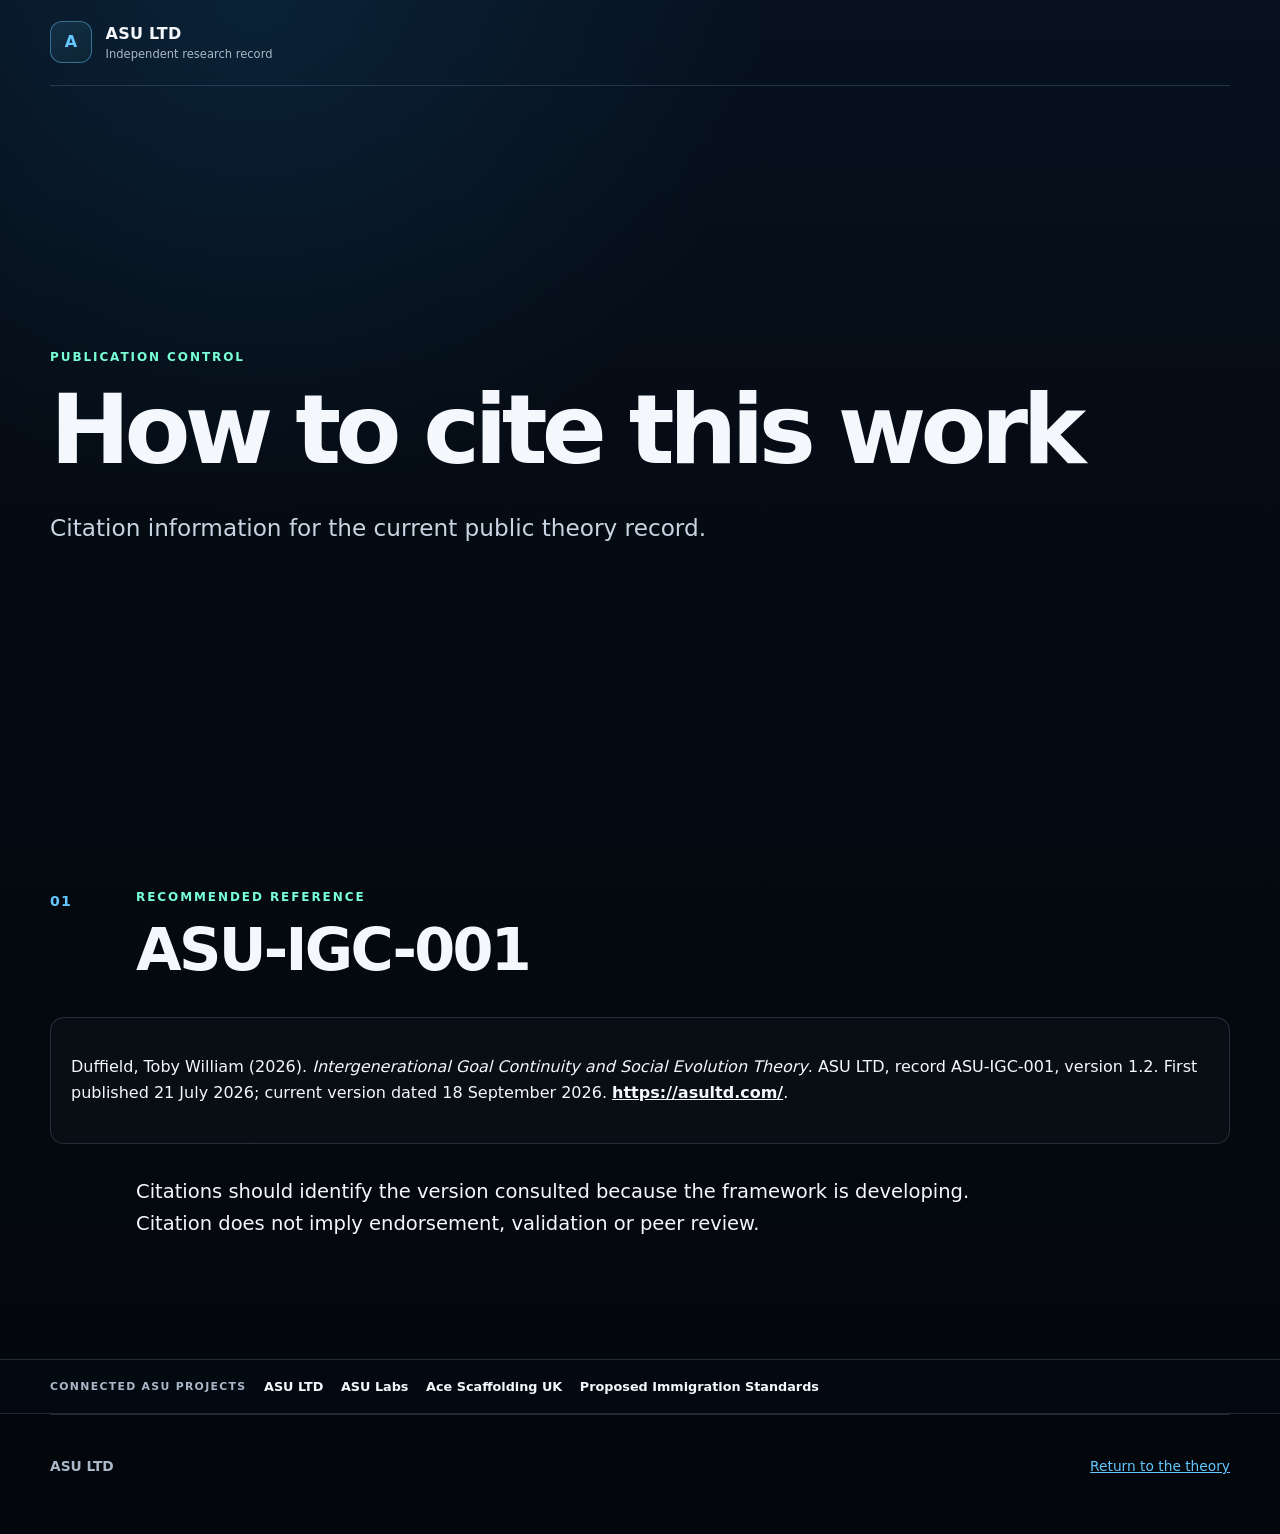
<file: citation.html>
<!doctype html><html lang="en-GB"><head><meta charset="utf-8"><meta name="viewport" content="width=device-width,initial-scale=1"><meta name="description" content="Citation and publication information for ASU-IGC-001."><link rel="stylesheet" href="/styles.css"><title>How to Cite ASU-IGC-001 | ASU LTD</title><link rel="canonical" href="https://asultd.com/citation.html">
<meta property="og:type" content="website">
<meta property="og:title" content="How to Cite ASU-IGC-001 | ASU LTD">
<meta property="og:description" content="Citation and publication information for ASU-IGC-001.">
<meta property="og:url" content="https://asultd.com/citation.html">
<meta property="og:image" content="https://asultd.com/assets/social-card.svg">
<meta name="twitter:card" content="summary_large_image">
<script type="application/ld+json">{"@context": "https://schema.org", "@type": "WebPage", "name": "How to Cite ASU-IGC-001 | ASU LTD", "description": "Citation and publication information for ASU-IGC-001.", "url": "https://asultd.com/citation.html", "dateModified": "2026-09-18", "isPartOf": {"@type": "WebSite", "name": "asultd", "url": "https://asultd.com/"}}</script>
<link rel="icon" href="/assets/favicon.svg" type="image/svg+xml">
<link rel="icon" href="/favicon.ico" sizes="any"><link rel="icon" type="image/png" sizes="32x32" href="/favicon-32x32.png"><link rel="icon" type="image/png" sizes="16x16" href="/favicon-16x16.png"><link rel="apple-touch-icon" sizes="180x180" href="/apple-touch-icon.png"><link rel="manifest" href="/site.webmanifest">
</head><body><a class="skip-link" href="#main-content">Skip to main content</a><header class="site-header"><a class="brand" href="/"><span class="brand-mark">A</span><span><strong>ASU LTD</strong><small>Independent research record</small></span></a></header><main id="main-content"><section class="hero"><div class="eyebrow">Publication control</div><h1>How to cite this work</h1><p class="lead">Citation information for the current public theory record.</p></section><section class="content-section"><div class="section-heading"><span>01</span><div><p class="kicker">Recommended reference</p><h2>ASU-IGC-001</h2></div></div><div class="release-panel"><p>Duffield, Toby William (2026). <em>Intergenerational Goal Continuity and Social Evolution Theory</em>. ASU LTD, record ASU-IGC-001, version 1.2. First published 21 July 2026; current version dated 18 September 2026. <a href="https://asultd.com/">https://asultd.com/</a>.</p></div><div class="prose"><p>Citations should identify the version consulted because the framework is developing. Citation does not imply endorsement, validation or peer review.</p></div></section></main><aside class="asu-network" aria-label="Connected ASU projects">
  <div class="asu-network__inner">
    <span>Connected ASU projects</span>
    <a href="https://asultd.com/">ASU LTD</a>
    <a href="https://asulabs.uk/">ASU Labs</a>
    <a href="https://acescaffolding.uk/">Ace Scaffolding UK</a>
    <a href="https://asu-immigration-proposed-standards.uk/">Proposed Immigration Standards</a>
  </div>
</aside>
<footer><div><strong>ASU LTD</strong></div><div class="footer-right"><a href="/">Return to the theory</a></div></footer></body></html>
</file>
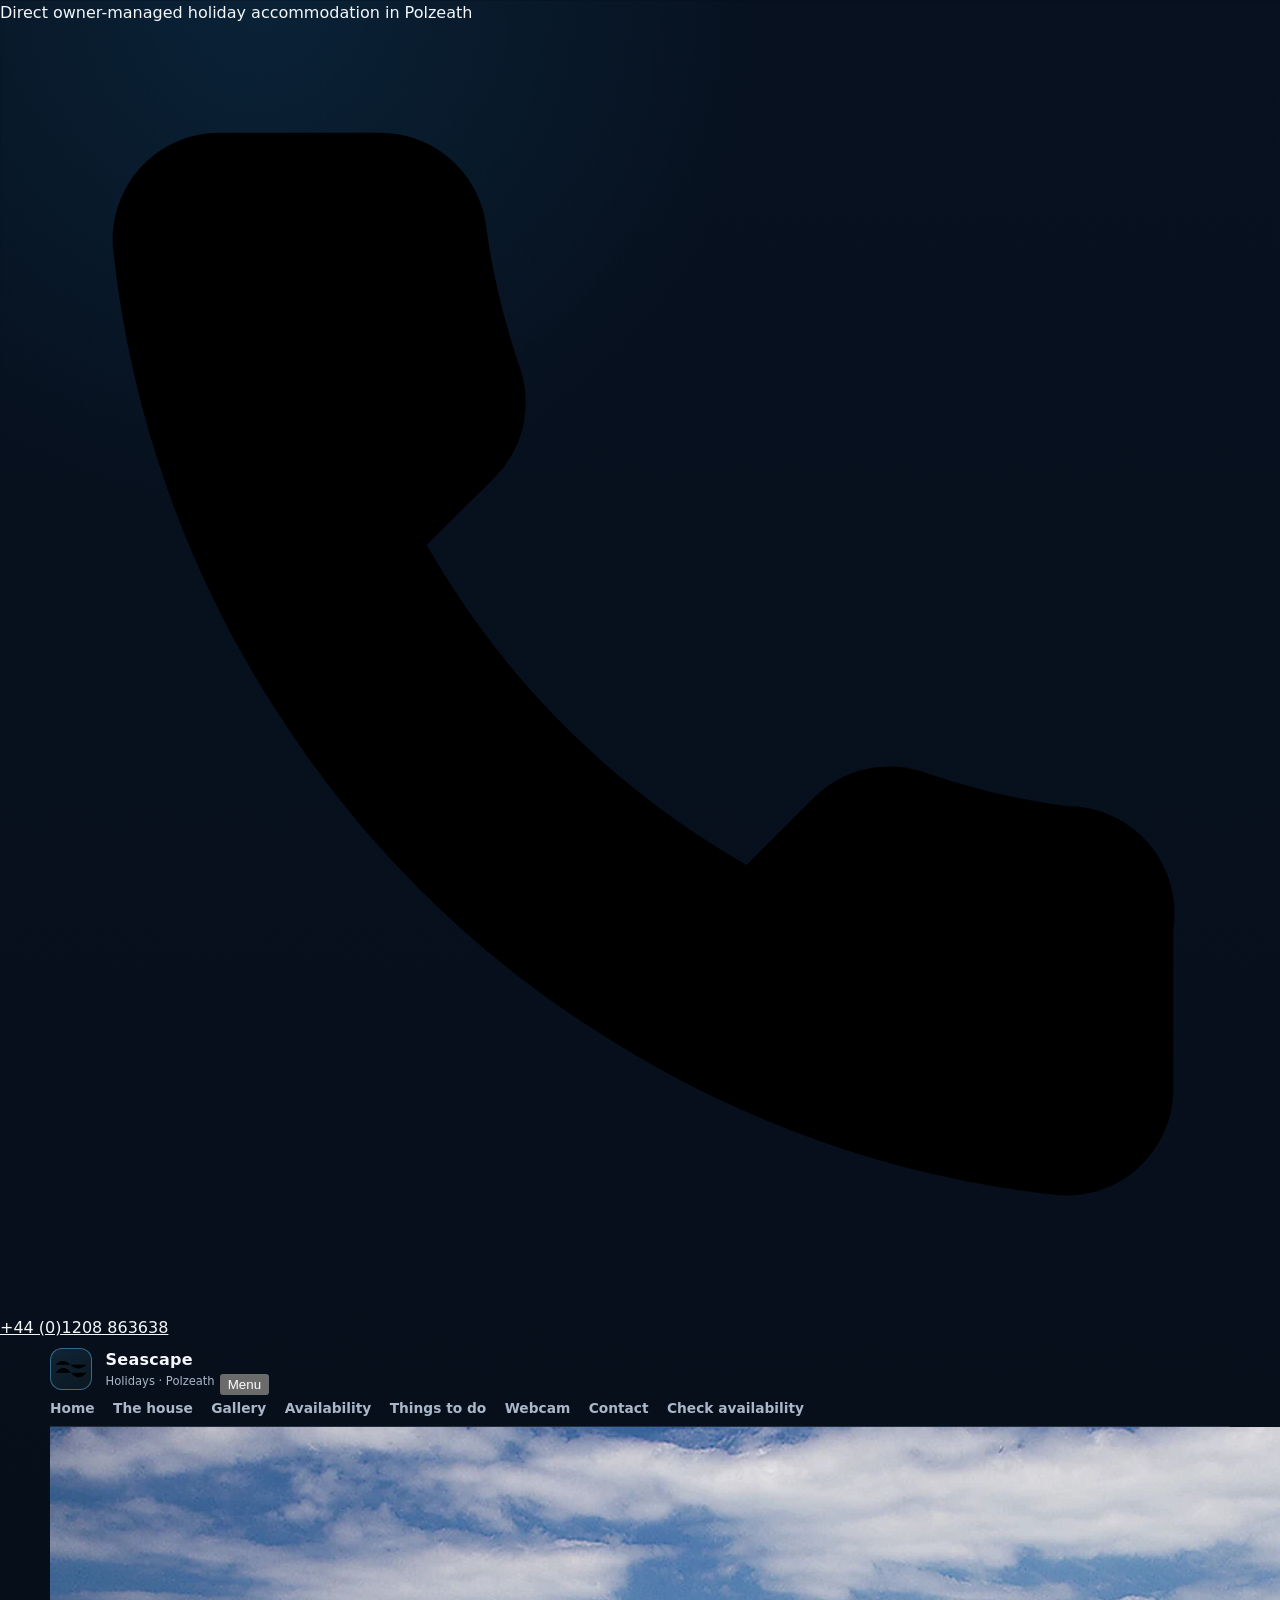
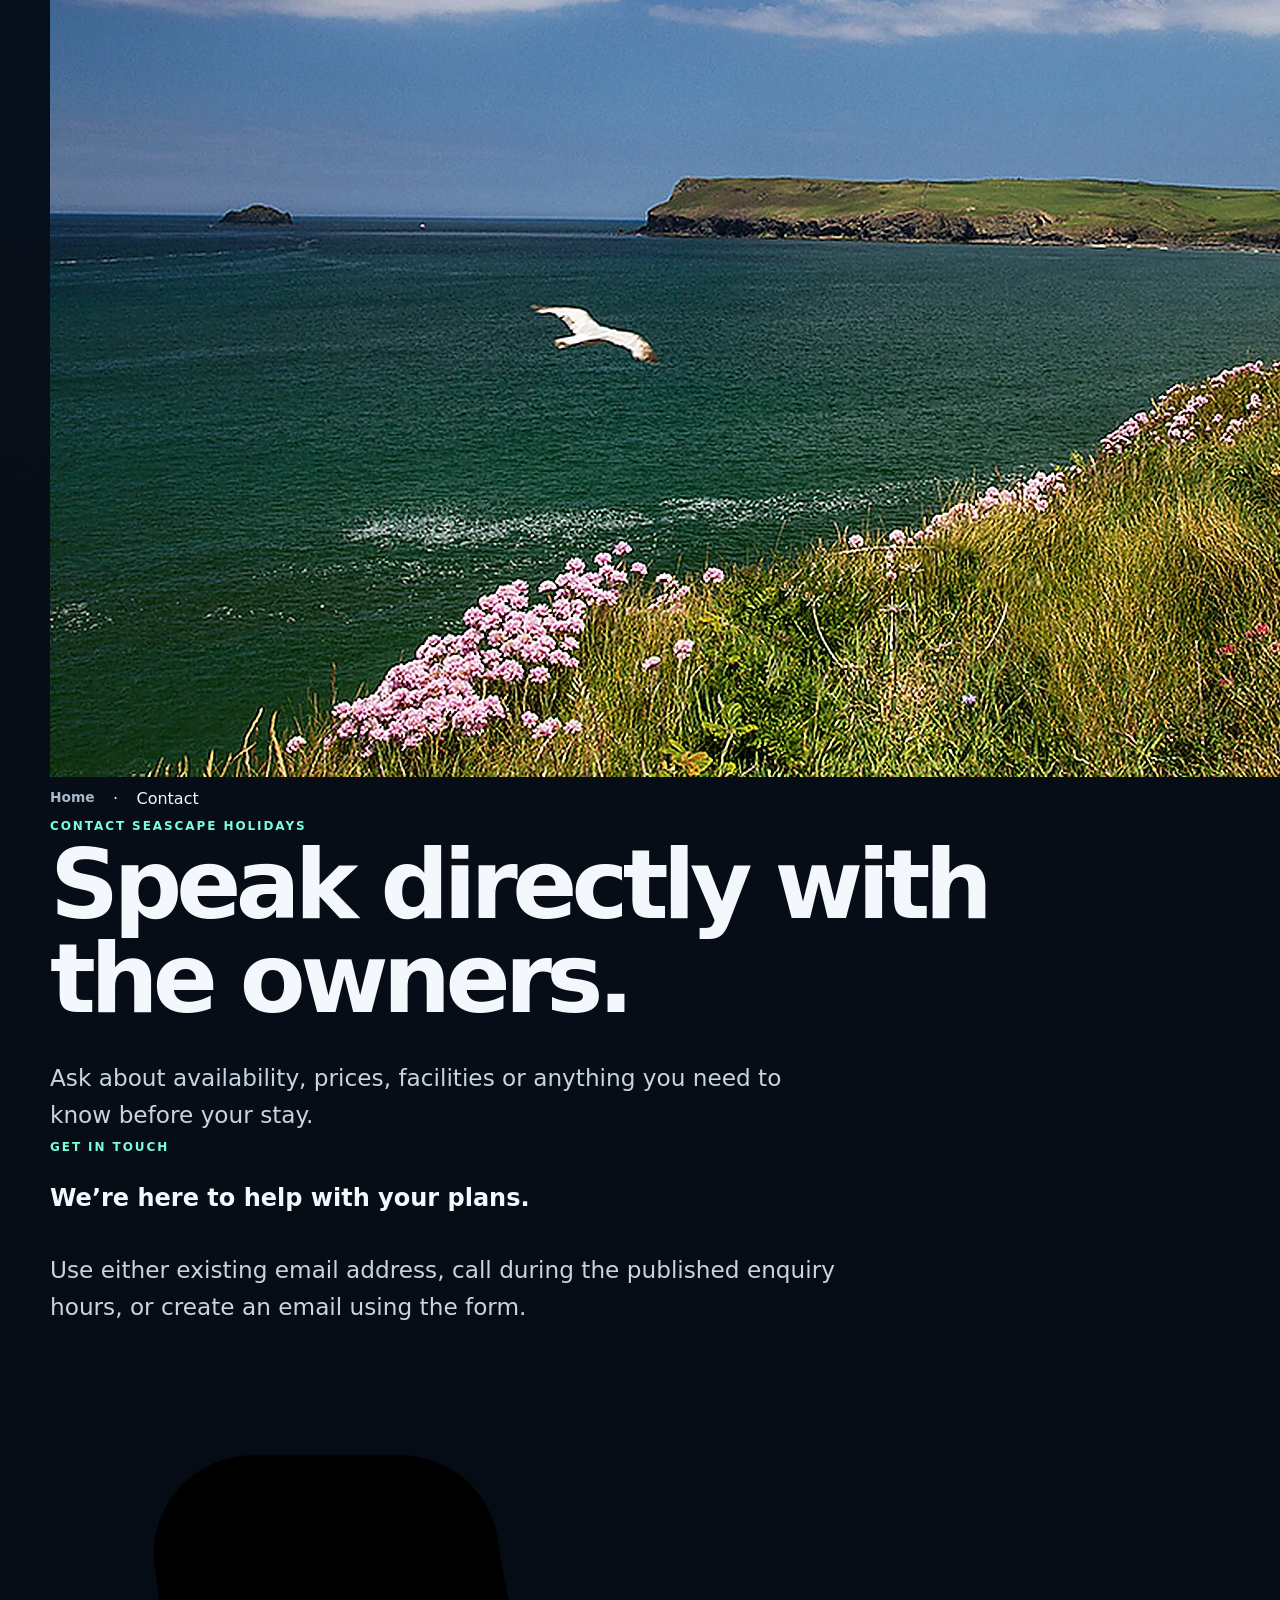
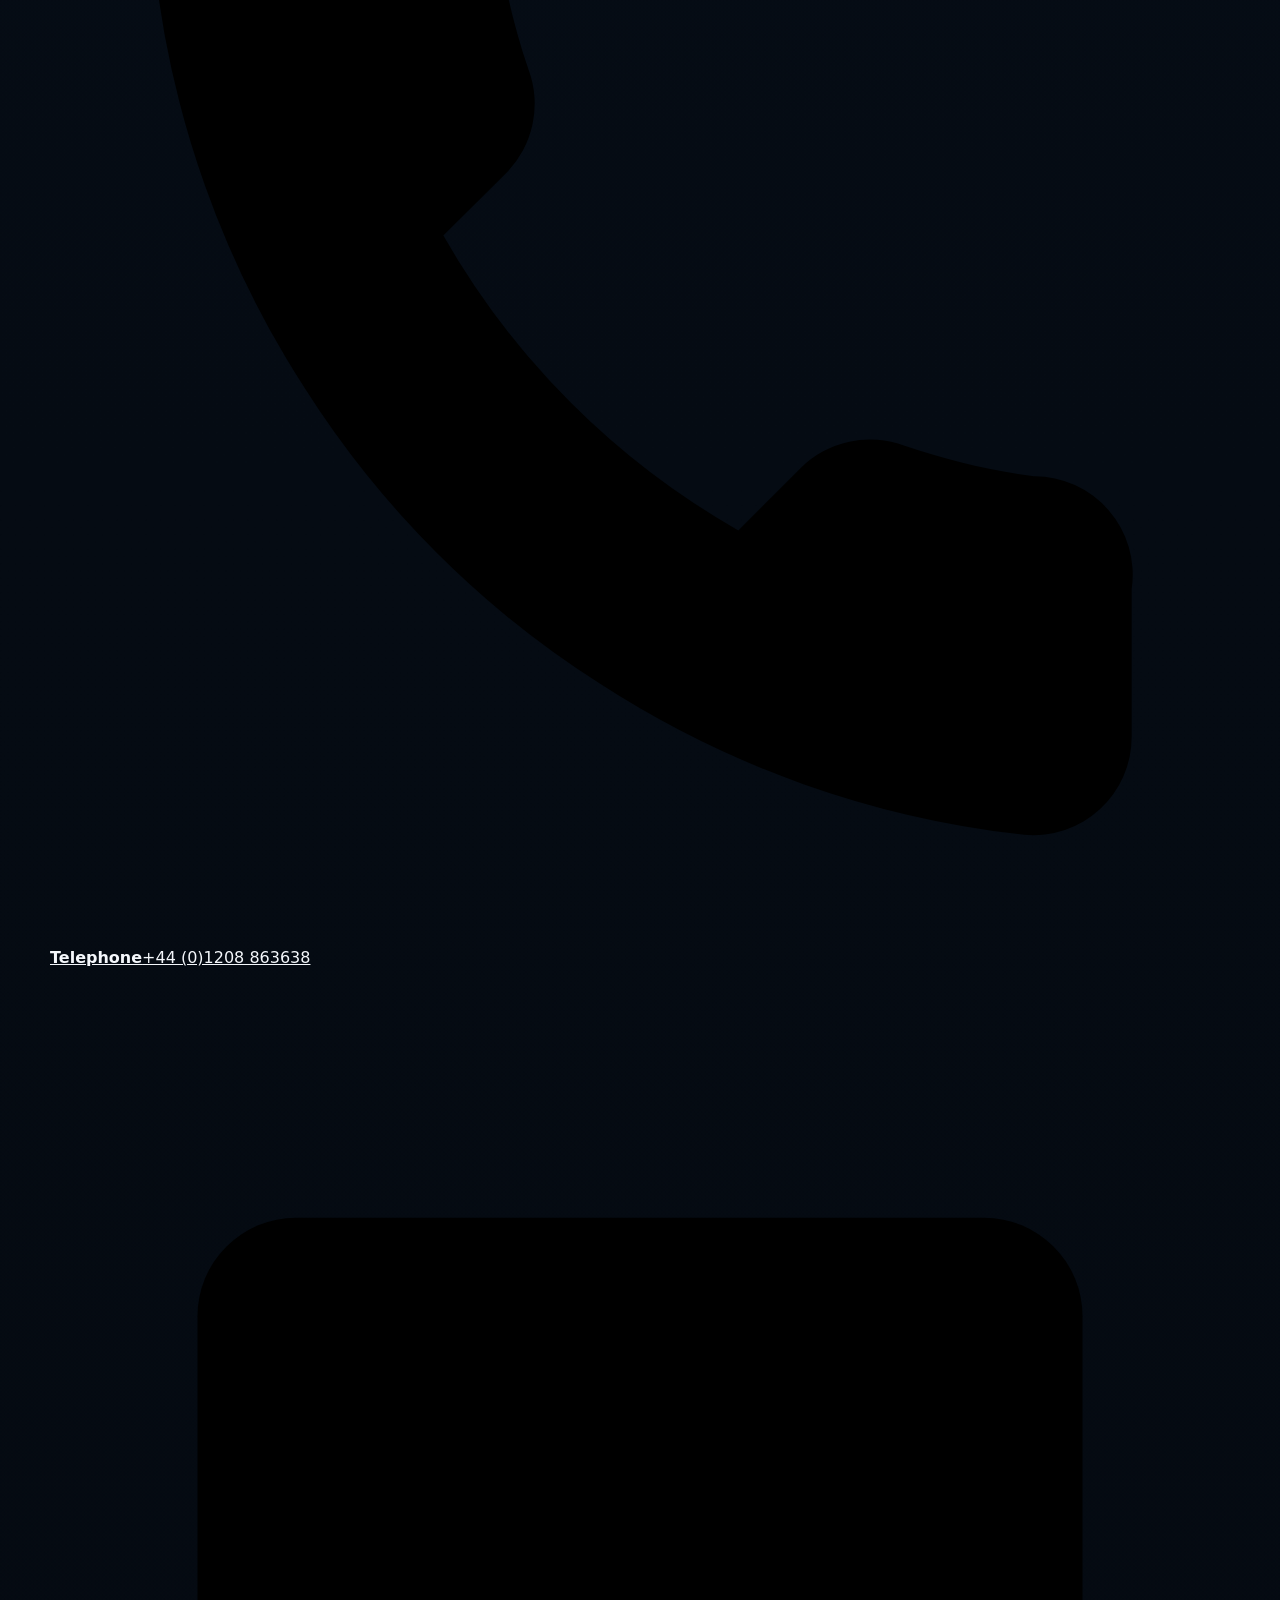
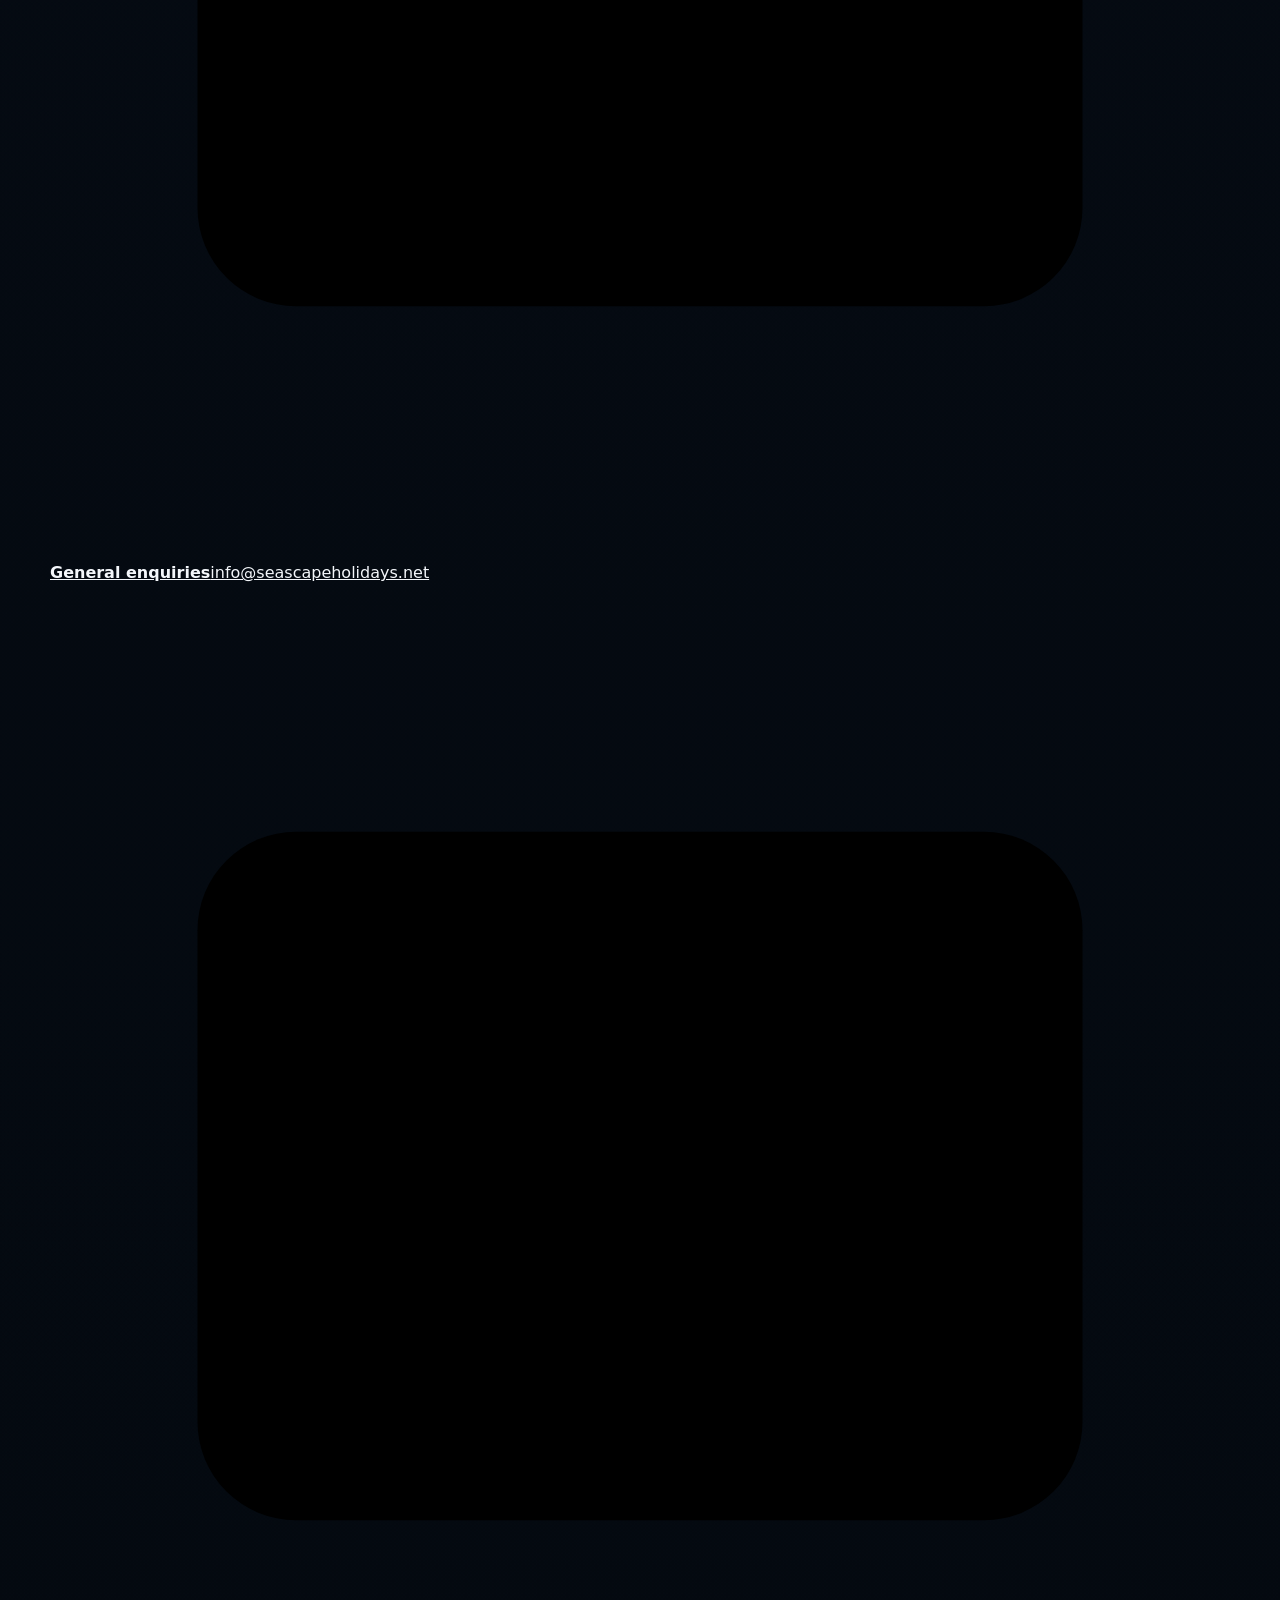
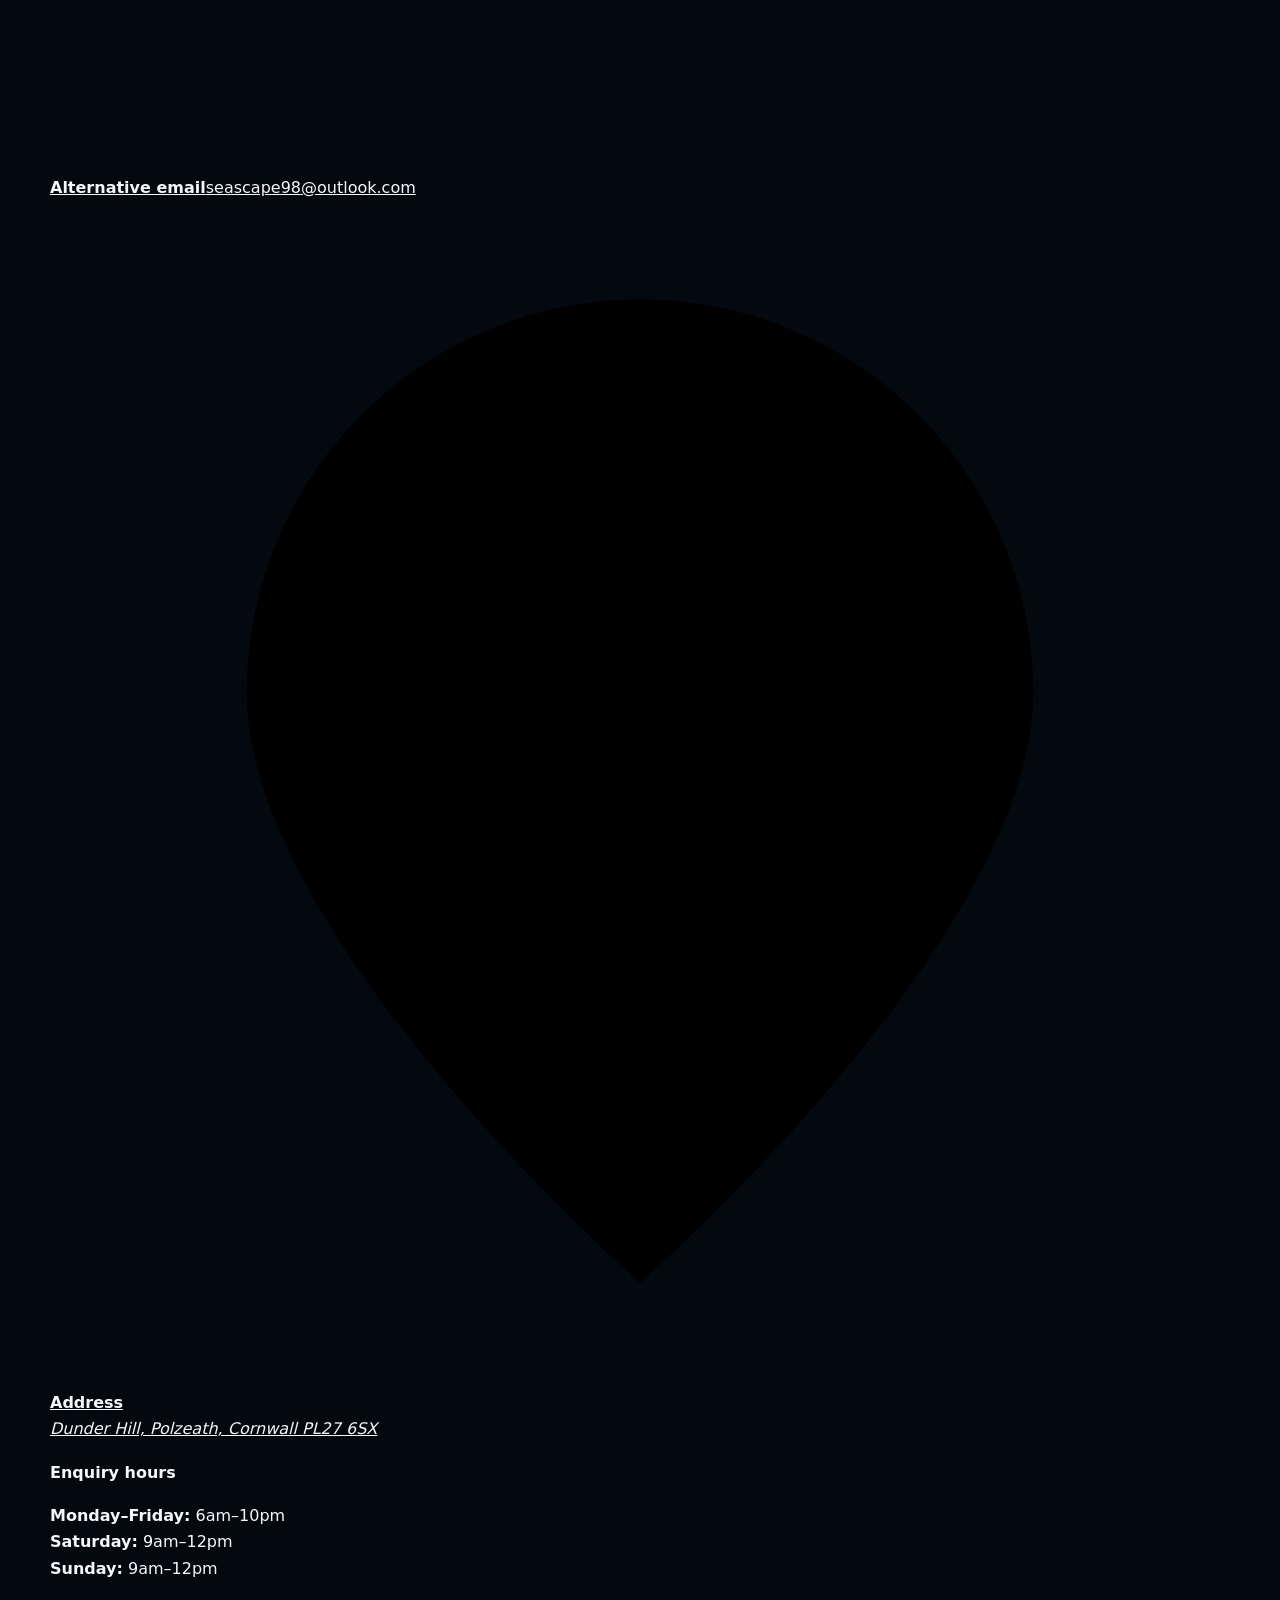
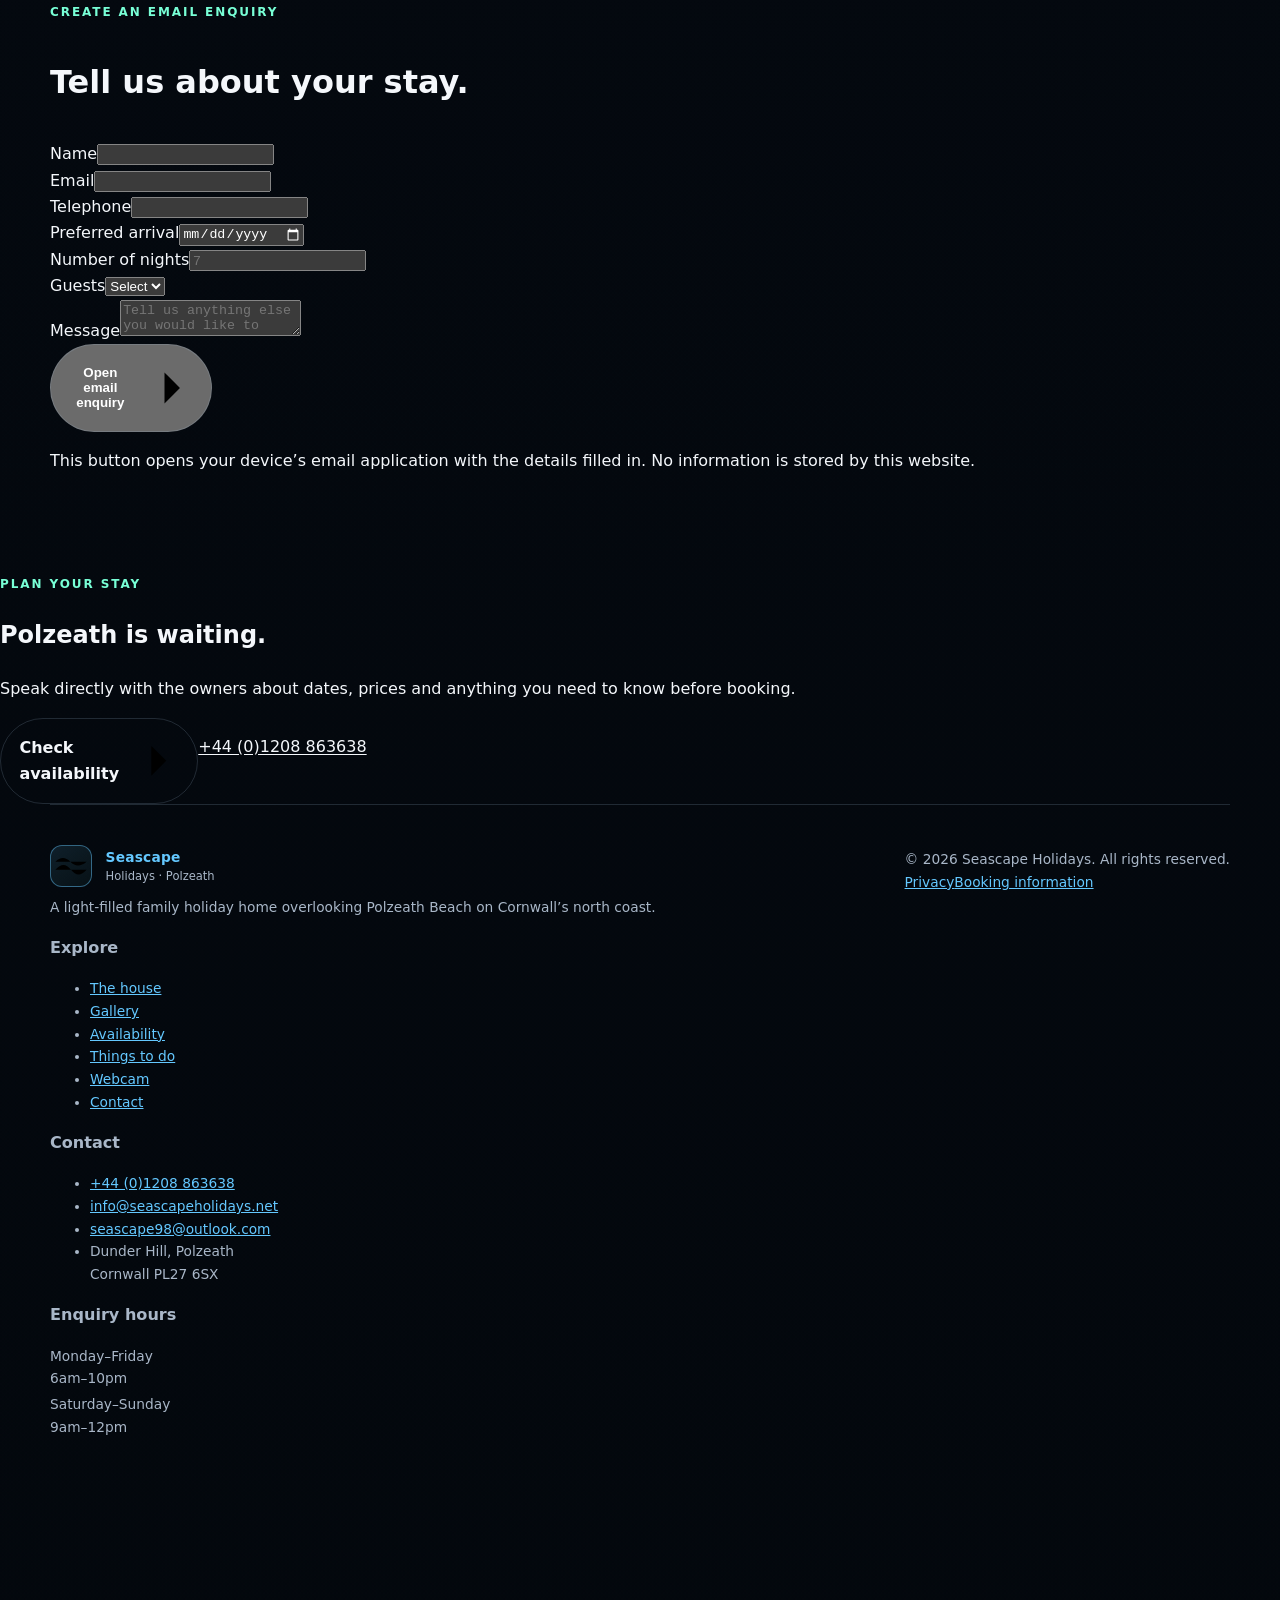
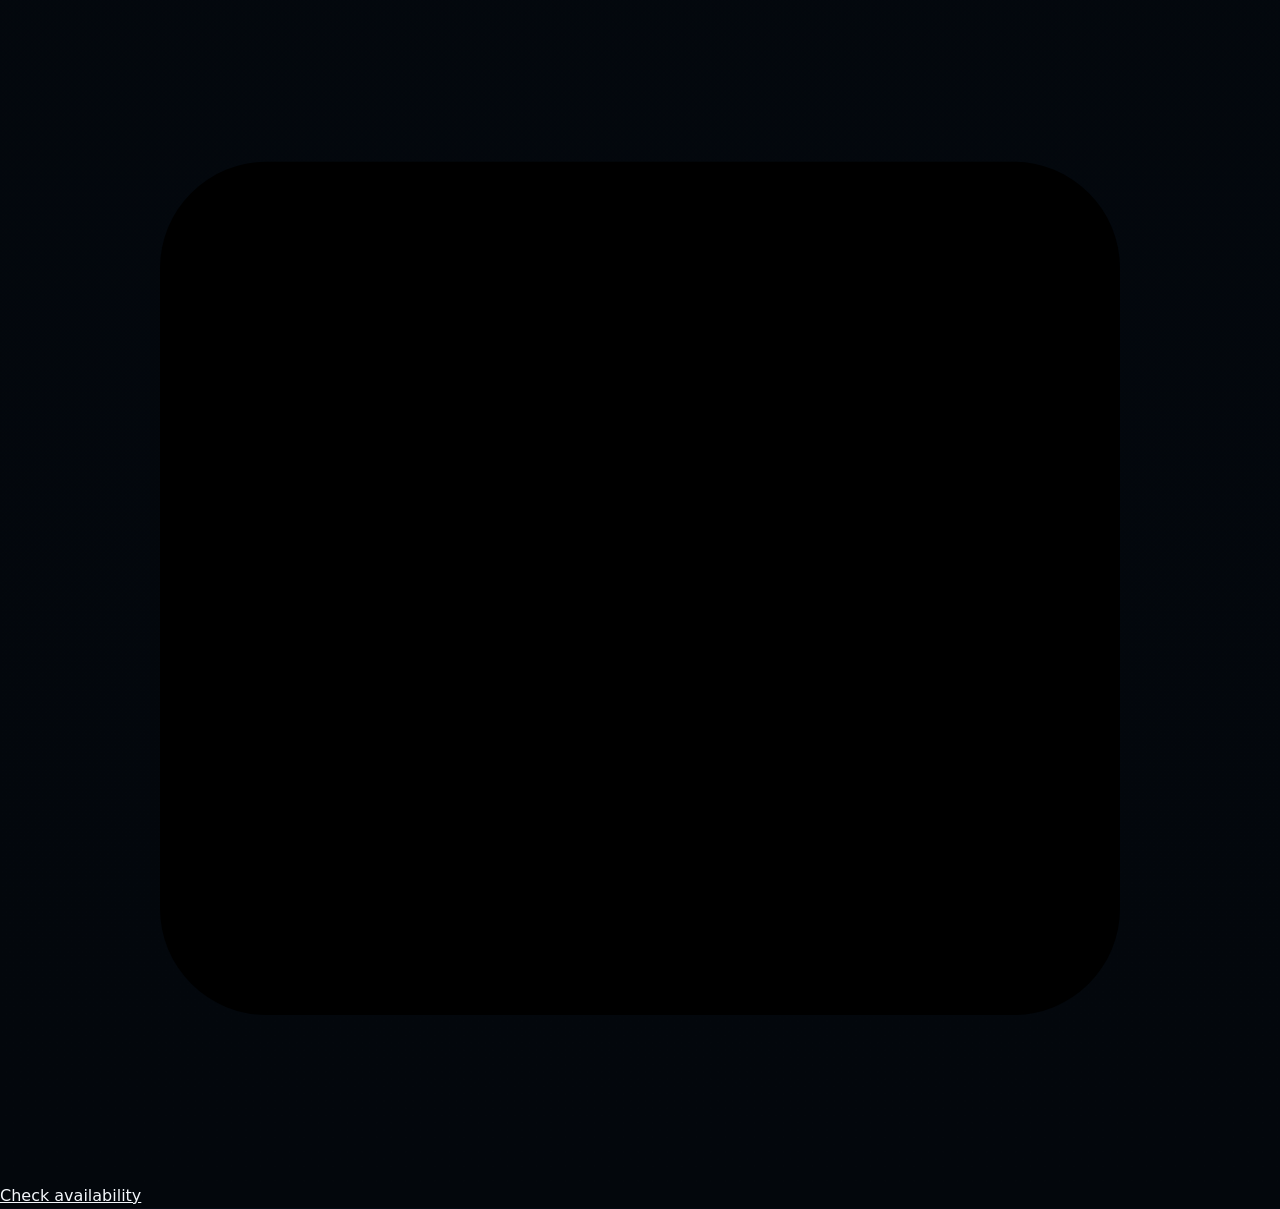
<file: contact.html>
<!doctype html>
<html lang="en-GB">
<head>
<meta charset="utf-8">
<meta name="viewport" content="width=device-width, initial-scale=1">
<title>Contact Seascape Holidays | Polzeath</title>
<meta name="description" content="Contact Seascape Holidays by telephone or email about availability and stays at Seascape in Polzeath.">
<meta name="robots" content="index,follow">
<link rel="canonical" href="https://asultd.com/contact.html">
<meta property="og:type" content="website">
<meta property="og:site_name" content="Seascape Holidays">
<meta property="og:title" content="Contact Seascape Holidays | Polzeath">
<meta property="og:description" content="Contact Seascape Holidays by telephone or email about availability and stays at Seascape in Polzeath.">
<meta property="og:url" content="https://asultd.com/contact.html">
<meta property="og:image" content="https://asultd.com/social-preview.jpg">
<meta name="twitter:card" content="summary_large_image">
<meta name="theme-color" content="#0f4c5c">
<link rel="icon" href="favicon.svg" type="image/svg+xml">
<link rel="manifest" href="site.webmanifest">
<script>document.documentElement.classList.add('js')</script>
<link rel="stylesheet" href="styles.css">

<script src="main.js" defer></script>
</head><body class=""><a class="skip-link" href="#main">Skip to content</a>
<div class="announcement"><div class="wrap announcement-inner"><span>Direct owner-managed holiday accommodation in Polzeath</span><a href="tel:+441208863638"><svg aria-hidden="true" viewBox="0 0 24 24"><path d="M22 16.92v3a2 2 0 0 1-2.18 2 19.79 19.79 0 0 1-8.63-3.07 19.5 19.5 0 0 1-6-6A19.79 19.79 0 0 1 2.12 4.18 2 2 0 0 1 4.11 2h3a2 2 0 0 1 2 1.72c.12.9.33 1.78.62 2.63a2 2 0 0 1-.45 2.11L8 9.73a16 16 0 0 0 6 6l1.27-1.27a2 2 0 0 1 2.11-.45c.85.29 1.73.5 2.63.62A2 2 0 0 1 22 16.92z"/></svg> +44 (0)1208 863638</a></div></div>
<header class="site-header" data-header>
  <div class="wrap nav-wrap">
    <a class="brand" href="index.html" aria-label="Seascape Holidays home">
      <span class="brand-mark" aria-hidden="true"><svg viewBox="0 0 64 64"><path d="M7 38c9-10 17-10 25 0s16 10 25 0"/><path d="M7 25c8-8 16-8 24 0s16 8 26 0"/></svg></span>
      <span><strong>Seascape</strong><small>Holidays · Polzeath</small></span>
    </a>
    <button class="menu-button" type="button" aria-expanded="false" aria-controls="main-nav" data-menu-button><span>Menu</span><i></i><i></i><i></i></button>
    <nav id="main-nav" class="main-nav" aria-label="Primary navigation" data-menu><a href="index.html" class="" >Home</a><a href="seascape.html" class="" >The house</a><a href="gallery.html" class="" >Gallery</a><a href="availability.html" class="" >Availability</a><a href="activities.html" class="" >Things to do</a><a href="webcam.html" class="" >Webcam</a><a href="contact.html" class="active" aria-current="page">Contact</a><a class="nav-cta" href="availability.html">Check availability</a></nav>
  </div>
</header><main id="main">
<section class="page-hero media"><img src="hero-polzeath.webp" alt="Sea view across the north Cornish coast" width="1600" height="950"><div class="wrap page-hero-inner"><nav class="breadcrumb" aria-label="Breadcrumb"><a href="index.html">Home</a><span>·</span><span>Contact</span></nav><span class="eyebrow light">Contact Seascape Holidays</span><h1>Speak directly with the owners.</h1><p class="lead">Ask about availability, prices, facilities or anything you need to know before your stay.</p></div></section>
<section class="section"><div class="wrap contact-grid"><div><span class="eyebrow">Get in touch</span><h2>We’re here to help with your plans.</h2><p class="lead">Use either existing email address, call during the published enquiry hours, or create an email using the form.</p><div class="contact-cards" style="margin-top:32px">
 <a class="contact-card" href="tel:+441208863638"><svg aria-hidden="true" viewBox="0 0 24 24"><path d="M22 16.92v3a2 2 0 0 1-2.18 2 19.79 19.79 0 0 1-8.63-3.07 19.5 19.5 0 0 1-6-6A19.79 19.79 0 0 1 2.12 4.18 2 2 0 0 1 4.11 2h3a2 2 0 0 1 2 1.72c.12.9.33 1.78.62 2.63a2 2 0 0 1-.45 2.11L8 9.73a16 16 0 0 0 6 6l1.27-1.27a2 2 0 0 1 2.11-.45c.85.29 1.73.5 2.63.62A2 2 0 0 1 22 16.92z"/></svg><div><strong>Telephone</strong><span>+44 (0)1208 863638</span></div></a>
 <a class="contact-card" href="mailto:info@seascapeholidays.net"><svg aria-hidden="true" viewBox="0 0 24 24"><rect x="3" y="5" width="18" height="14" rx="2"/><path d="m3 7 9 6 9-6"/></svg><div><strong>General enquiries</strong><span>info@seascapeholidays.net</span></div></a>
 <a class="contact-card" href="mailto:seascape98@outlook.com"><svg aria-hidden="true" viewBox="0 0 24 24"><rect x="3" y="5" width="18" height="14" rx="2"/><path d="m3 7 9 6 9-6"/></svg><div><strong>Alternative email</strong><span>seascape98@outlook.com</span></div></a>
 <a class="contact-card" href="https://www.google.com/maps/search/?api=1&query=Dunder+Hill%2C+Polzeath%2C+Cornwall+PL27+6SX" target="_blank" rel="noopener"><svg aria-hidden="true" viewBox="0 0 24 24"><path d="M20 10c0 5-8 12-8 12S4 15 4 10a8 8 0 1 1 16 0Z"/><circle cx="12" cy="10" r="3"/></svg><div><strong>Address</strong><address>Dunder Hill, Polzeath, Cornwall PL27 6SX</address></div></a>
</div><div class="stat-card" style="margin-top:18px"><h3 style="font-family:inherit;font-size:1rem;font-weight:800">Enquiry hours</h3><p><strong>Monday–Friday:</strong> 6am–10pm<br><strong>Saturday:</strong> 9am–12pm<br><strong>Sunday:</strong> 9am–12pm</p></div></div>
 <form class="enquiry-form" data-enquiry-form><span class="eyebrow">Create an email enquiry</span><h3 style="font-size:2rem">Tell us about your stay.</h3><div class="form-grid">
  <div class="field"><label for="name">Name</label><input id="name" name="name" autocomplete="name" required></div>
  <div class="field"><label for="email">Email</label><input id="email" name="email" type="email" autocomplete="email" required></div>
  <div class="field"><label for="phone">Telephone</label><input id="phone" name="phone" type="tel" autocomplete="tel"></div>
  <div class="field"><label for="arrival">Preferred arrival</label><input id="arrival" name="arrival" type="date"></div>
  <div class="field"><label for="nights">Number of nights</label><input id="nights" name="nights" type="number" min="7" step="1" placeholder="7"></div>
  <div class="field"><label for="guests">Guests</label><select id="guests" name="guests"><option value="">Select</option><option>1</option><option>2</option><option>3</option><option>4</option><option>5</option><option>6</option><option>7</option></select></div>
  <div class="field full"><label for="message">Message</label><textarea id="message" name="message" placeholder="Tell us anything else you would like to confirm."></textarea></div>
  <div class="field full"><button class="button button-primary" type="submit">Open email enquiry <svg aria-hidden="true" viewBox="0 0 24 24"><path d="M5 12h14M13 6l6 6-6 6"/></svg></button></div>
 </div><p class="form-note">This button opens your device’s email application with the details filled in. No information is stored by this website.</p></form>
</div></section>
</main><section class="contact-band">
  <div class="wrap contact-band-grid">
    <div><span class="eyebrow light">Plan your stay</span><h2>Polzeath is waiting.</h2><p>Speak directly with the owners about dates, prices and anything you need to know before booking.</p></div>
    <div class="contact-band-actions"><a class="button button-sand" href="availability.html">Check availability <svg aria-hidden="true" viewBox="0 0 24 24"><path d="M5 12h14M13 6l6 6-6 6"/></svg></a><a class="text-link light-link" href="tel:+441208863638">+44 (0)1208 863638</a></div>
  </div>
</section>
<footer class="site-footer">
 <div class="wrap footer-grid">
  <div class="footer-brand"><a class="brand" href="index.html" aria-label="Seascape Holidays home">
      <span class="brand-mark" aria-hidden="true"><svg viewBox="0 0 64 64"><path d="M7 38c9-10 17-10 25 0s16 10 25 0"/><path d="M7 25c8-8 16-8 24 0s16 8 26 0"/></svg></span>
      <span><strong>Seascape</strong><small>Holidays · Polzeath</small></span>
    </a><p>A light-filled family holiday home overlooking Polzeath Beach on Cornwall’s north coast.</p></div>
  <div><h3>Explore</h3><ul><li><a href="seascape.html">The house</a></li><li><a href="gallery.html">Gallery</a></li><li><a href="availability.html">Availability</a></li><li><a href="activities.html">Things to do</a></li><li><a href="webcam.html">Webcam</a></li><li><a href="contact.html">Contact</a></li></ul></div>
  <div><h3>Contact</h3><ul class="footer-contact"><li><a href="tel:+441208863638">+44 (0)1208 863638</a></li><li><a href="mailto:info@seascapeholidays.net">info@seascapeholidays.net</a></li><li><a href="mailto:seascape98@outlook.com">seascape98@outlook.com</a></li><li>Dunder Hill, Polzeath<br>Cornwall PL27 6SX</li></ul></div>
  <div><h3>Enquiry hours</h3><p>Monday–Friday<br>6am–10pm</p><p>Saturday–Sunday<br>9am–12pm</p></div>
 </div>
 <div class="wrap footer-bottom"><p>© <span data-year></span> Seascape Holidays. All rights reserved.</p><div><a href="privacy.html">Privacy</a><a href="booking-information.html">Booking information</a></div></div>
</footer>
<a class="mobile-book" href="availability.html"><svg aria-hidden="true" viewBox="0 0 24 24"><rect x="3" y="5" width="18" height="16" rx="2"/><path d="M16 3v4M8 3v4M3 11h18"/></svg> Check availability</a></body></html>
</file>
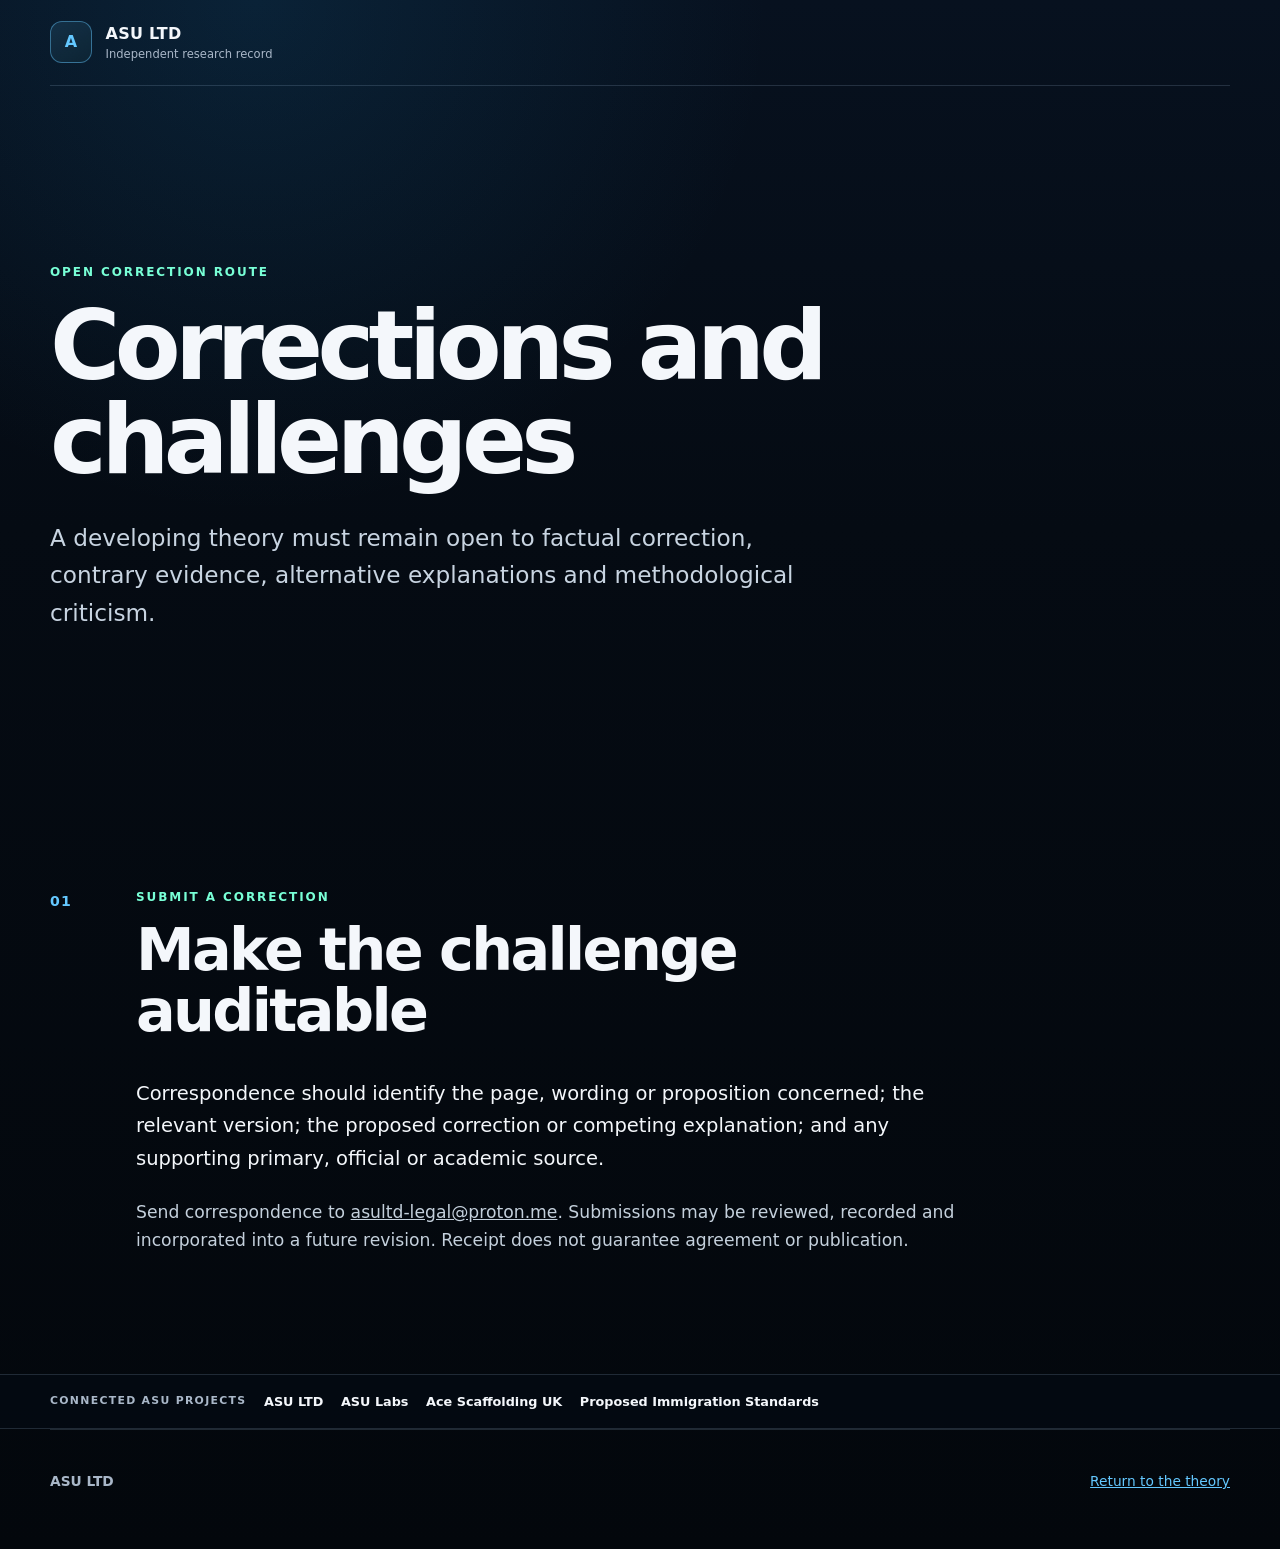
<file: corrections.html>
<!doctype html><html lang="en-GB"><head><meta charset="utf-8"><meta name="viewport" content="width=device-width,initial-scale=1"><meta name="description" content="Corrections, criticism and contrary evidence route for ASU LTD research records."><link rel="stylesheet" href="/styles.css"><title>Corrections and Challenges | ASU LTD</title><link rel="canonical" href="https://asultd.com/corrections.html">
<meta property="og:type" content="website">
<meta property="og:title" content="Corrections and Challenges | ASU LTD">
<meta property="og:description" content="Corrections, criticism and contrary evidence route for ASU LTD research records.">
<meta property="og:url" content="https://asultd.com/corrections.html">
<meta property="og:image" content="https://asultd.com/assets/social-card.svg">
<meta name="twitter:card" content="summary_large_image">
<script type="application/ld+json">{"@context": "https://schema.org", "@type": "WebPage", "name": "Corrections and Challenges | ASU LTD", "description": "Corrections, criticism and contrary evidence route for ASU LTD research records.", "url": "https://asultd.com/corrections.html", "dateModified": "2026-09-18", "isPartOf": {"@type": "WebSite", "name": "asultd", "url": "https://asultd.com/"}}</script>
<link rel="icon" href="/assets/favicon.svg" type="image/svg+xml">
<link rel="icon" href="/favicon.ico" sizes="any"><link rel="icon" type="image/png" sizes="32x32" href="/favicon-32x32.png"><link rel="icon" type="image/png" sizes="16x16" href="/favicon-16x16.png"><link rel="apple-touch-icon" sizes="180x180" href="/apple-touch-icon.png"><link rel="manifest" href="/site.webmanifest">
</head><body><a class="skip-link" href="#main-content">Skip to main content</a><header class="site-header"><a class="brand" href="/"><span class="brand-mark">A</span><span><strong>ASU LTD</strong><small>Independent research record</small></span></a></header><main id="main-content"><section class="hero"><div class="eyebrow">Open correction route</div><h1>Corrections and challenges</h1><p class="lead">A developing theory must remain open to factual correction, contrary evidence, alternative explanations and methodological criticism.</p></section><section class="content-section"><div class="section-heading"><span>01</span><div><p class="kicker">Submit a correction</p><h2>Make the challenge auditable</h2></div></div><div class="prose"><p>Correspondence should identify the page, wording or proposition concerned; the relevant version; the proposed correction or competing explanation; and any supporting primary, official or academic source.</p><p>Send correspondence to <a href="mailto:asultd-legal@proton.me">asultd-legal@proton.me</a>. Submissions may be reviewed, recorded and incorporated into a future revision. Receipt does not guarantee agreement or publication.</p></div></section></main><aside class="asu-network" aria-label="Connected ASU projects">
  <div class="asu-network__inner">
    <span>Connected ASU projects</span>
    <a href="https://asultd.com/">ASU LTD</a>
    <a href="https://asulabs.uk/">ASU Labs</a>
    <a href="https://acescaffolding.uk/">Ace Scaffolding UK</a>
    <a href="https://asu-immigration-proposed-standards.uk/">Proposed Immigration Standards</a>
  </div>
</aside>
<footer><div><strong>ASU LTD</strong></div><div class="footer-right"><a href="/">Return to the theory</a></div></footer></body></html>
</file>
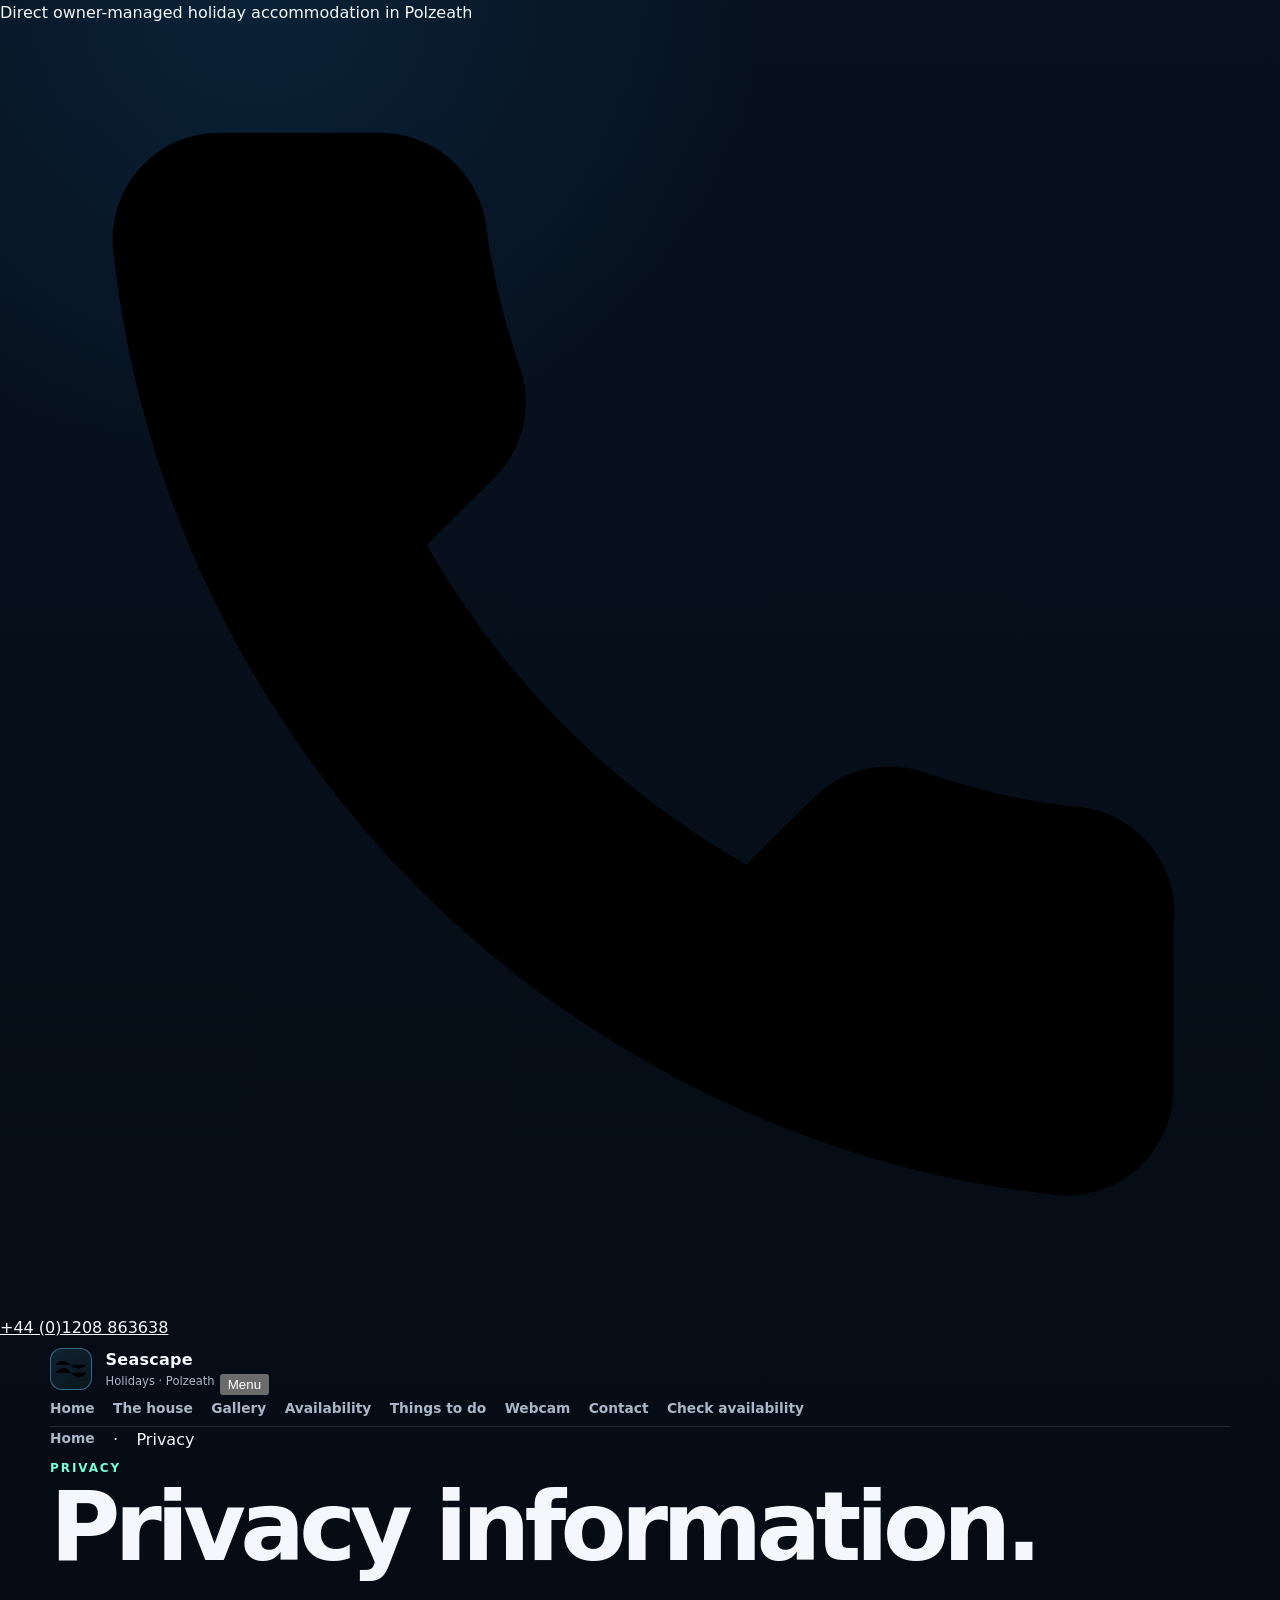
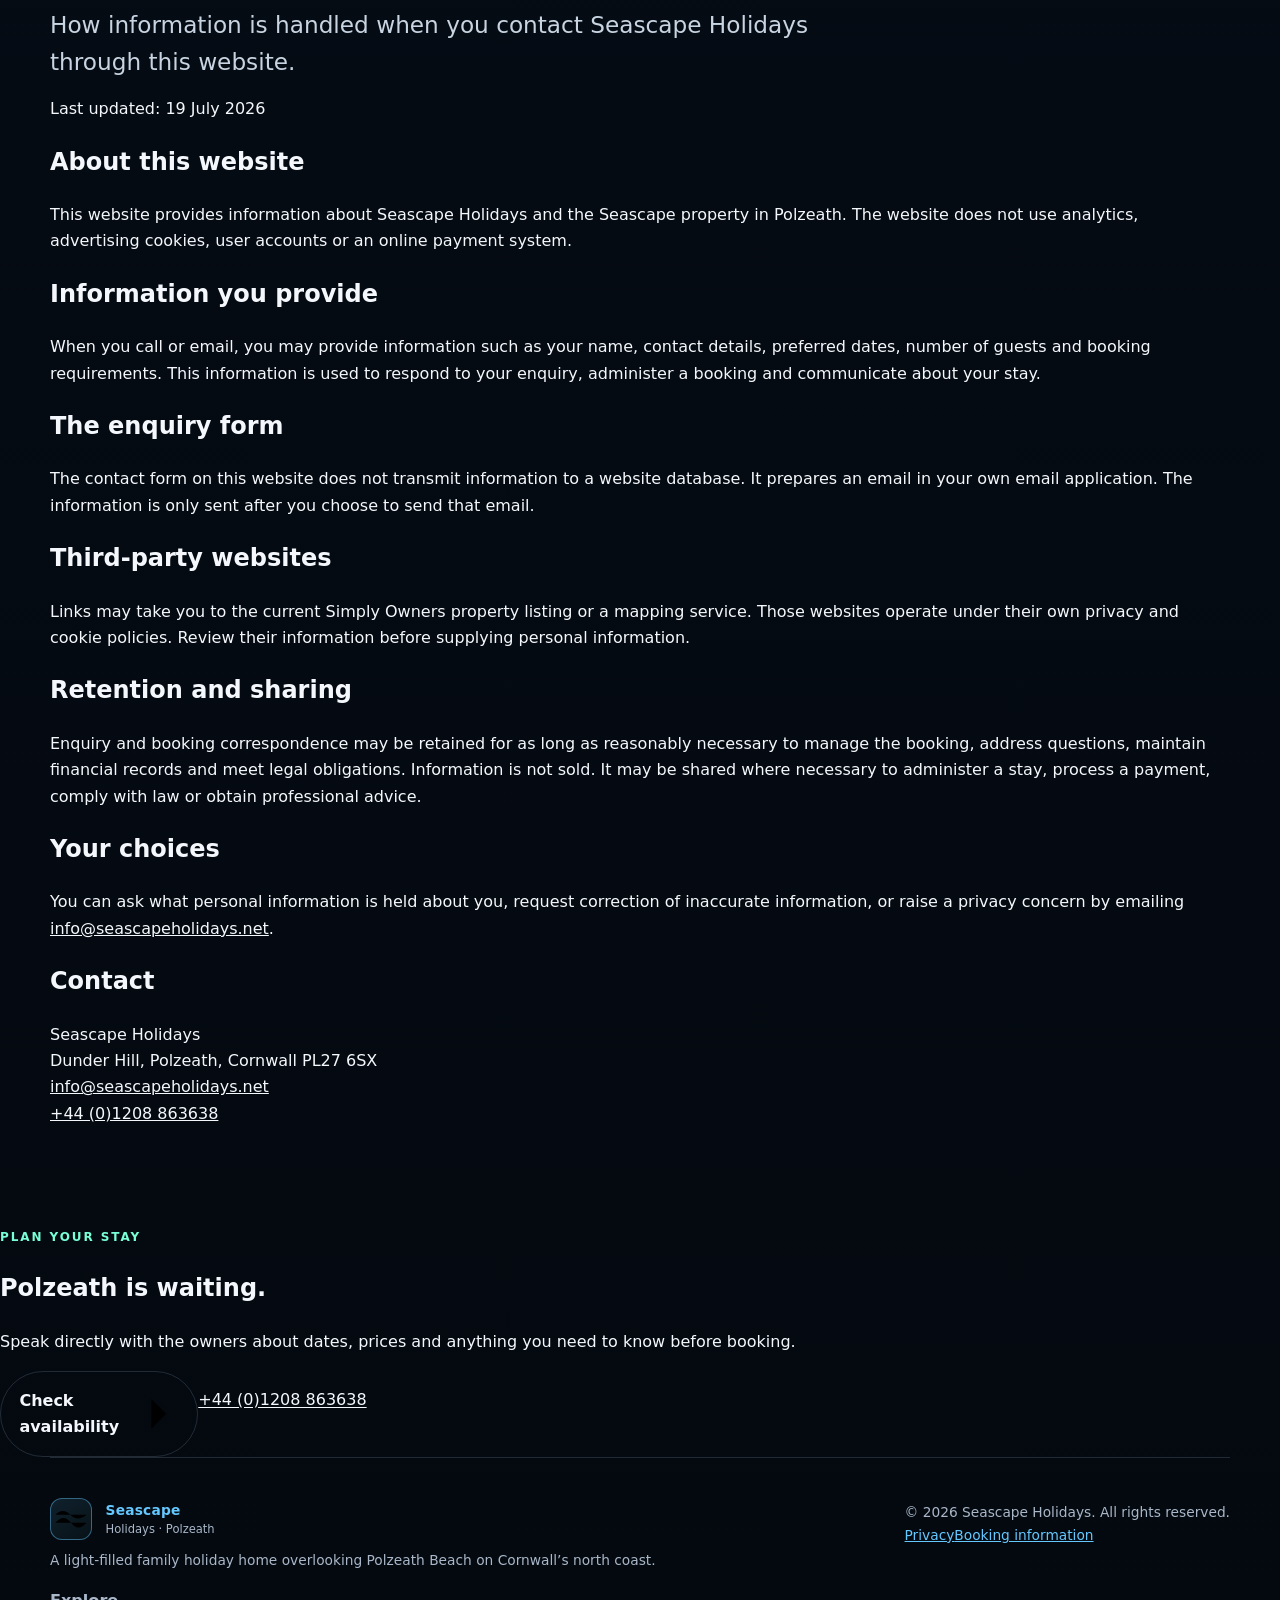
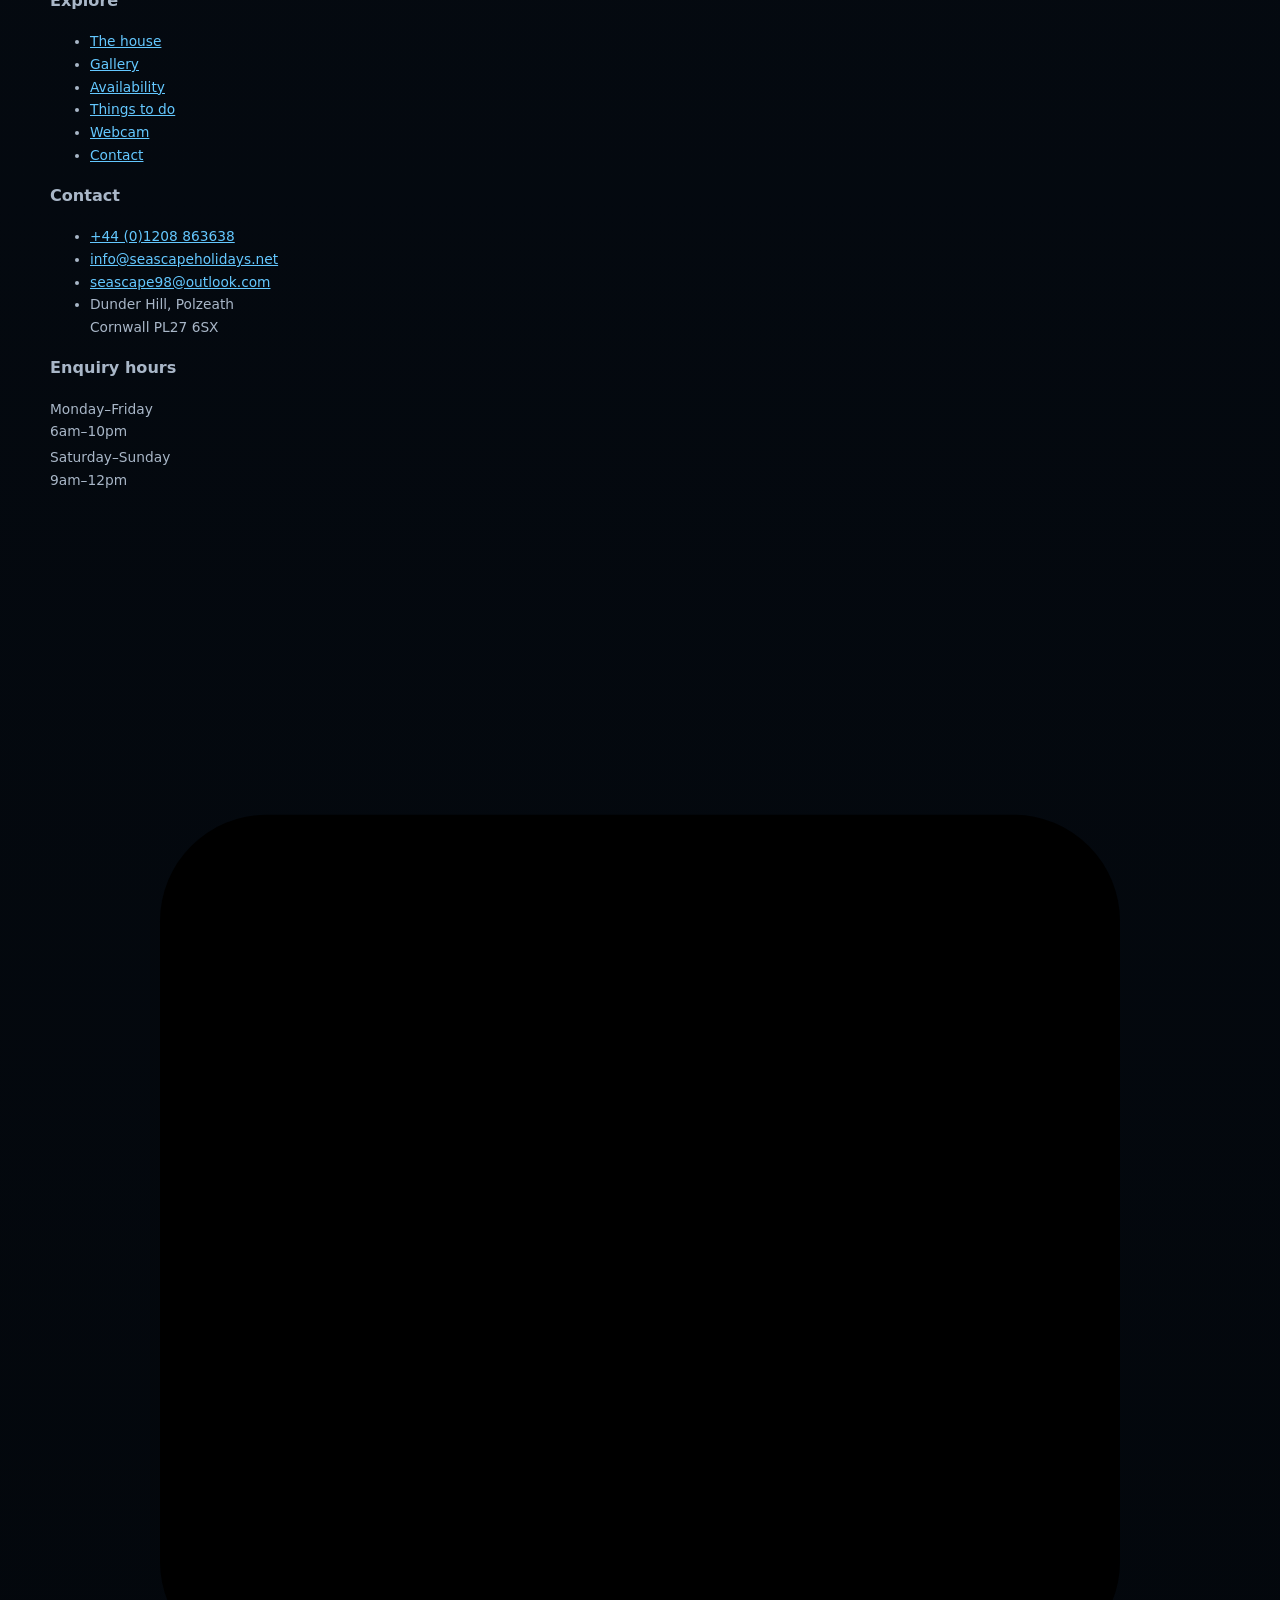
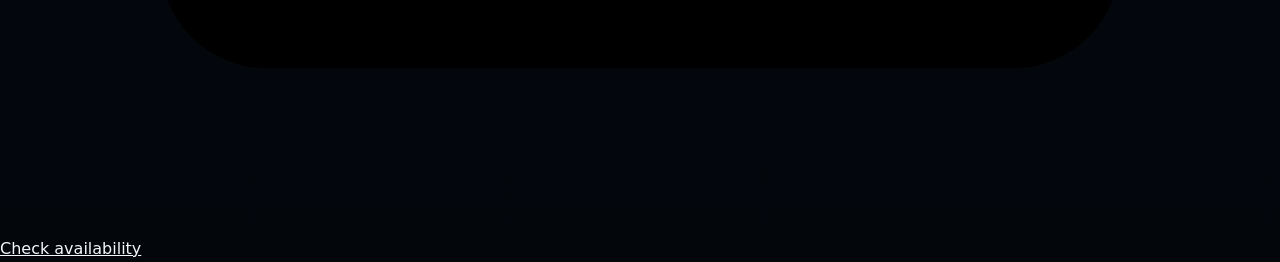
<file: privacy.html>
<!doctype html>
<html lang="en-GB">
<head>
<meta charset="utf-8">
<meta name="viewport" content="width=device-width, initial-scale=1">
<title>Privacy | Seascape Holidays</title>
<meta name="description" content="Privacy information for enquiries and bookings made with Seascape Holidays.">
<meta name="robots" content="index,follow">
<link rel="canonical" href="https://asultd.com/privacy.html">
<meta property="og:type" content="website">
<meta property="og:site_name" content="Seascape Holidays">
<meta property="og:title" content="Privacy | Seascape Holidays">
<meta property="og:description" content="Privacy information for enquiries and bookings made with Seascape Holidays.">
<meta property="og:url" content="https://asultd.com/privacy.html">
<meta property="og:image" content="https://asultd.com/social-preview.jpg">
<meta name="twitter:card" content="summary_large_image">
<meta name="theme-color" content="#0f4c5c">
<link rel="icon" href="favicon.svg" type="image/svg+xml">
<link rel="manifest" href="site.webmanifest">
<script>document.documentElement.classList.add('js')</script>
<link rel="stylesheet" href="styles.css">

<script src="main.js" defer></script>
</head><body class=""><a class="skip-link" href="#main">Skip to content</a>
<div class="announcement"><div class="wrap announcement-inner"><span>Direct owner-managed holiday accommodation in Polzeath</span><a href="tel:+441208863638"><svg aria-hidden="true" viewBox="0 0 24 24"><path d="M22 16.92v3a2 2 0 0 1-2.18 2 19.79 19.79 0 0 1-8.63-3.07 19.5 19.5 0 0 1-6-6A19.79 19.79 0 0 1 2.12 4.18 2 2 0 0 1 4.11 2h3a2 2 0 0 1 2 1.72c.12.9.33 1.78.62 2.63a2 2 0 0 1-.45 2.11L8 9.73a16 16 0 0 0 6 6l1.27-1.27a2 2 0 0 1 2.11-.45c.85.29 1.73.5 2.63.62A2 2 0 0 1 22 16.92z"/></svg> +44 (0)1208 863638</a></div></div>
<header class="site-header" data-header>
  <div class="wrap nav-wrap">
    <a class="brand" href="index.html" aria-label="Seascape Holidays home">
      <span class="brand-mark" aria-hidden="true"><svg viewBox="0 0 64 64"><path d="M7 38c9-10 17-10 25 0s16 10 25 0"/><path d="M7 25c8-8 16-8 24 0s16 8 26 0"/></svg></span>
      <span><strong>Seascape</strong><small>Holidays · Polzeath</small></span>
    </a>
    <button class="menu-button" type="button" aria-expanded="false" aria-controls="main-nav" data-menu-button><span>Menu</span><i></i><i></i><i></i></button>
    <nav id="main-nav" class="main-nav" aria-label="Primary navigation" data-menu><a href="index.html" class="" >Home</a><a href="seascape.html" class="" >The house</a><a href="gallery.html" class="" >Gallery</a><a href="availability.html" class="" >Availability</a><a href="activities.html" class="" >Things to do</a><a href="webcam.html" class="" >Webcam</a><a href="contact.html" class="" >Contact</a><a class="nav-cta" href="availability.html">Check availability</a></nav>
  </div>
</header><main id="main">
<section class="page-hero"><div class="wrap page-hero-inner"><nav class="breadcrumb" aria-label="Breadcrumb"><a href="index.html">Home</a><span>·</span><span>Privacy</span></nav><span class="eyebrow light">Privacy</span><h1>Privacy information.</h1><p class="lead">How information is handled when you contact Seascape Holidays through this website.</p></div></section>
<section class="section"><div class="wrap legal"><p class="updated">Last updated: 19 July 2026</p><h2>About this website</h2><p>This website provides information about Seascape Holidays and the Seascape property in Polzeath. The website does not use analytics, advertising cookies, user accounts or an online payment system.</p><h2>Information you provide</h2><p>When you call or email, you may provide information such as your name, contact details, preferred dates, number of guests and booking requirements. This information is used to respond to your enquiry, administer a booking and communicate about your stay.</p><h2>The enquiry form</h2><p>The contact form on this website does not transmit information to a website database. It prepares an email in your own email application. The information is only sent after you choose to send that email.</p><h2>Third-party websites</h2><p>Links may take you to the current Simply Owners property listing or a mapping service. Those websites operate under their own privacy and cookie policies. Review their information before supplying personal information.</p><h2>Retention and sharing</h2><p>Enquiry and booking correspondence may be retained for as long as reasonably necessary to manage the booking, address questions, maintain financial records and meet legal obligations. Information is not sold. It may be shared where necessary to administer a stay, process a payment, comply with law or obtain professional advice.</p><h2>Your choices</h2><p>You can ask what personal information is held about you, request correction of inaccurate information, or raise a privacy concern by emailing <a href="mailto:info@seascapeholidays.net">info@seascapeholidays.net</a>.</p><h2>Contact</h2><p>Seascape Holidays<br>Dunder Hill, Polzeath, Cornwall PL27 6SX<br><a href="mailto:info@seascapeholidays.net">info@seascapeholidays.net</a><br><a href="tel:+441208863638">+44 (0)1208 863638</a></p></div></section>
</main><section class="contact-band">
  <div class="wrap contact-band-grid">
    <div><span class="eyebrow light">Plan your stay</span><h2>Polzeath is waiting.</h2><p>Speak directly with the owners about dates, prices and anything you need to know before booking.</p></div>
    <div class="contact-band-actions"><a class="button button-sand" href="availability.html">Check availability <svg aria-hidden="true" viewBox="0 0 24 24"><path d="M5 12h14M13 6l6 6-6 6"/></svg></a><a class="text-link light-link" href="tel:+441208863638">+44 (0)1208 863638</a></div>
  </div>
</section>
<footer class="site-footer">
 <div class="wrap footer-grid">
  <div class="footer-brand"><a class="brand" href="index.html" aria-label="Seascape Holidays home">
      <span class="brand-mark" aria-hidden="true"><svg viewBox="0 0 64 64"><path d="M7 38c9-10 17-10 25 0s16 10 25 0"/><path d="M7 25c8-8 16-8 24 0s16 8 26 0"/></svg></span>
      <span><strong>Seascape</strong><small>Holidays · Polzeath</small></span>
    </a><p>A light-filled family holiday home overlooking Polzeath Beach on Cornwall’s north coast.</p></div>
  <div><h3>Explore</h3><ul><li><a href="seascape.html">The house</a></li><li><a href="gallery.html">Gallery</a></li><li><a href="availability.html">Availability</a></li><li><a href="activities.html">Things to do</a></li><li><a href="webcam.html">Webcam</a></li><li><a href="contact.html">Contact</a></li></ul></div>
  <div><h3>Contact</h3><ul class="footer-contact"><li><a href="tel:+441208863638">+44 (0)1208 863638</a></li><li><a href="mailto:info@seascapeholidays.net">info@seascapeholidays.net</a></li><li><a href="mailto:seascape98@outlook.com">seascape98@outlook.com</a></li><li>Dunder Hill, Polzeath<br>Cornwall PL27 6SX</li></ul></div>
  <div><h3>Enquiry hours</h3><p>Monday–Friday<br>6am–10pm</p><p>Saturday–Sunday<br>9am–12pm</p></div>
 </div>
 <div class="wrap footer-bottom"><p>© <span data-year></span> Seascape Holidays. All rights reserved.</p><div><a href="privacy.html">Privacy</a><a href="booking-information.html">Booking information</a></div></div>
</footer>
<a class="mobile-book" href="availability.html"><svg aria-hidden="true" viewBox="0 0 24 24"><rect x="3" y="5" width="18" height="16" rx="2"/><path d="M16 3v4M8 3v4M3 11h18"/></svg> Check availability</a></body></html>
</file>
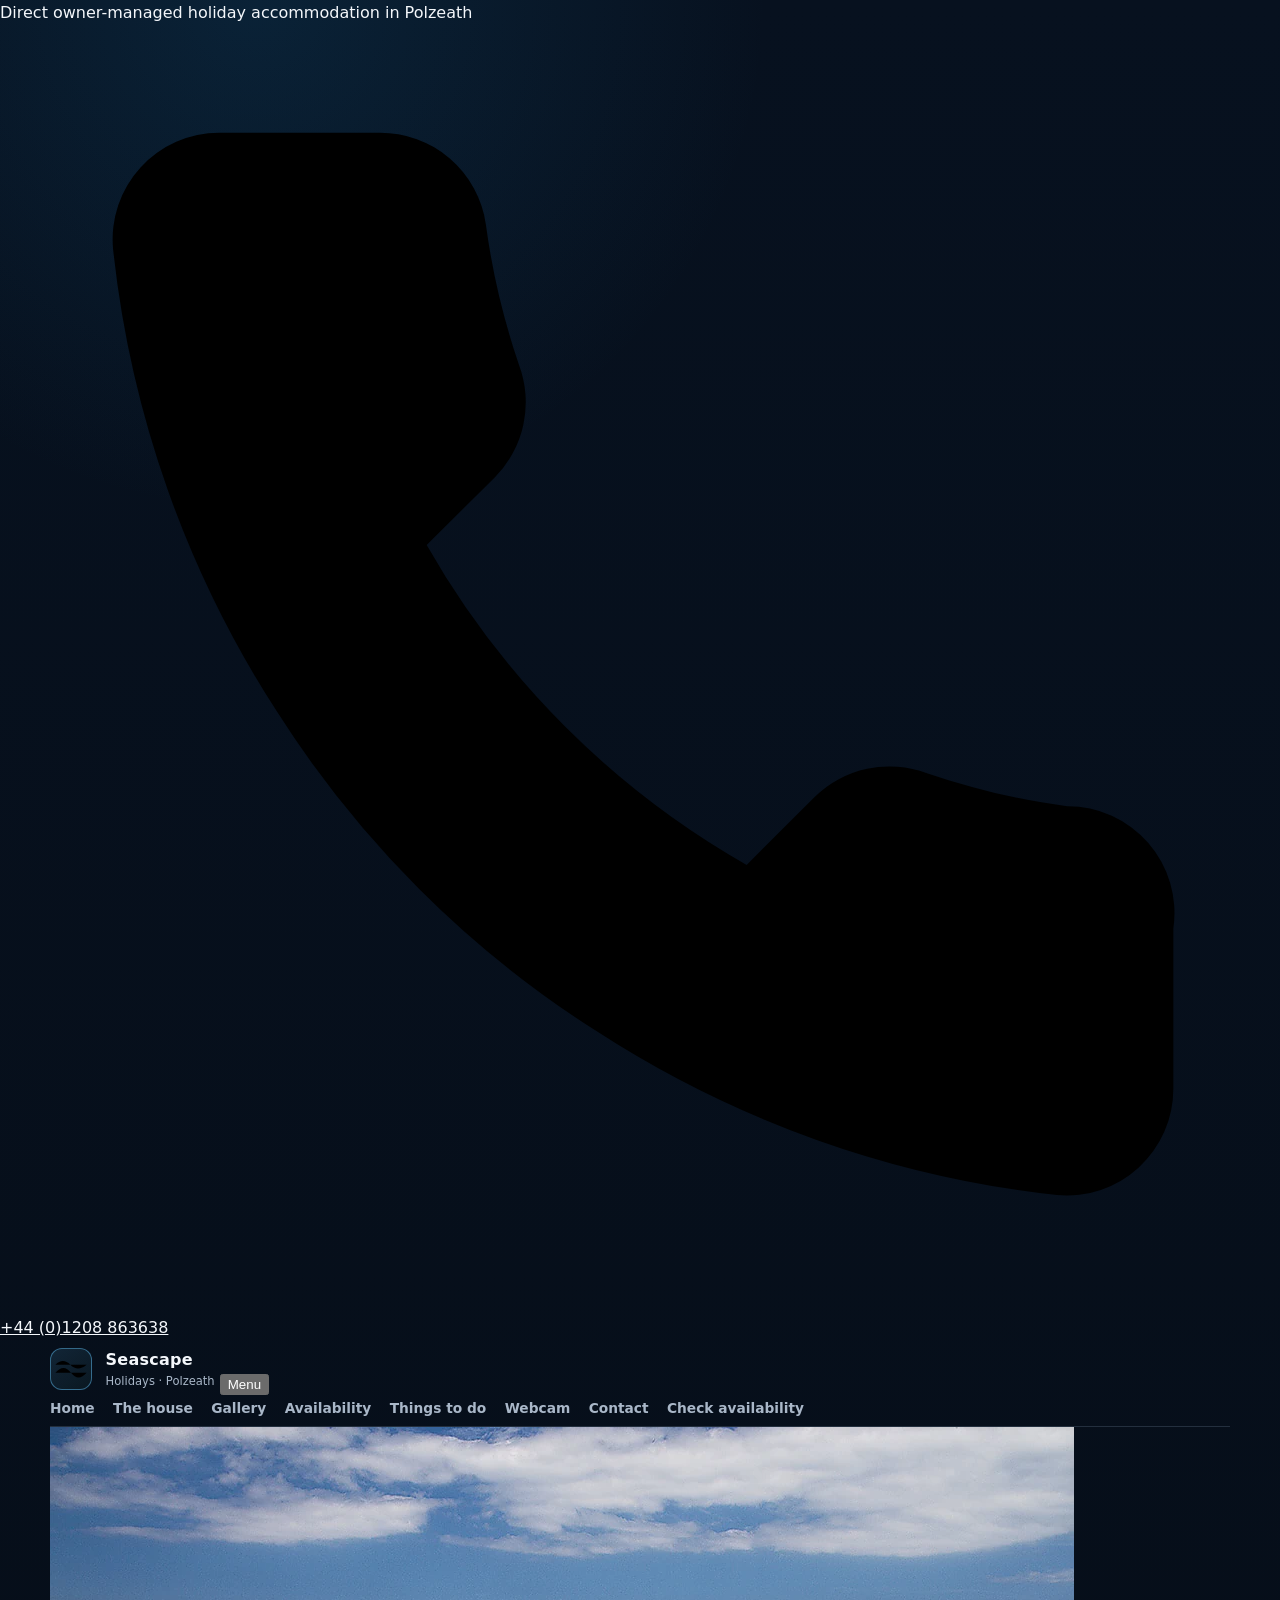
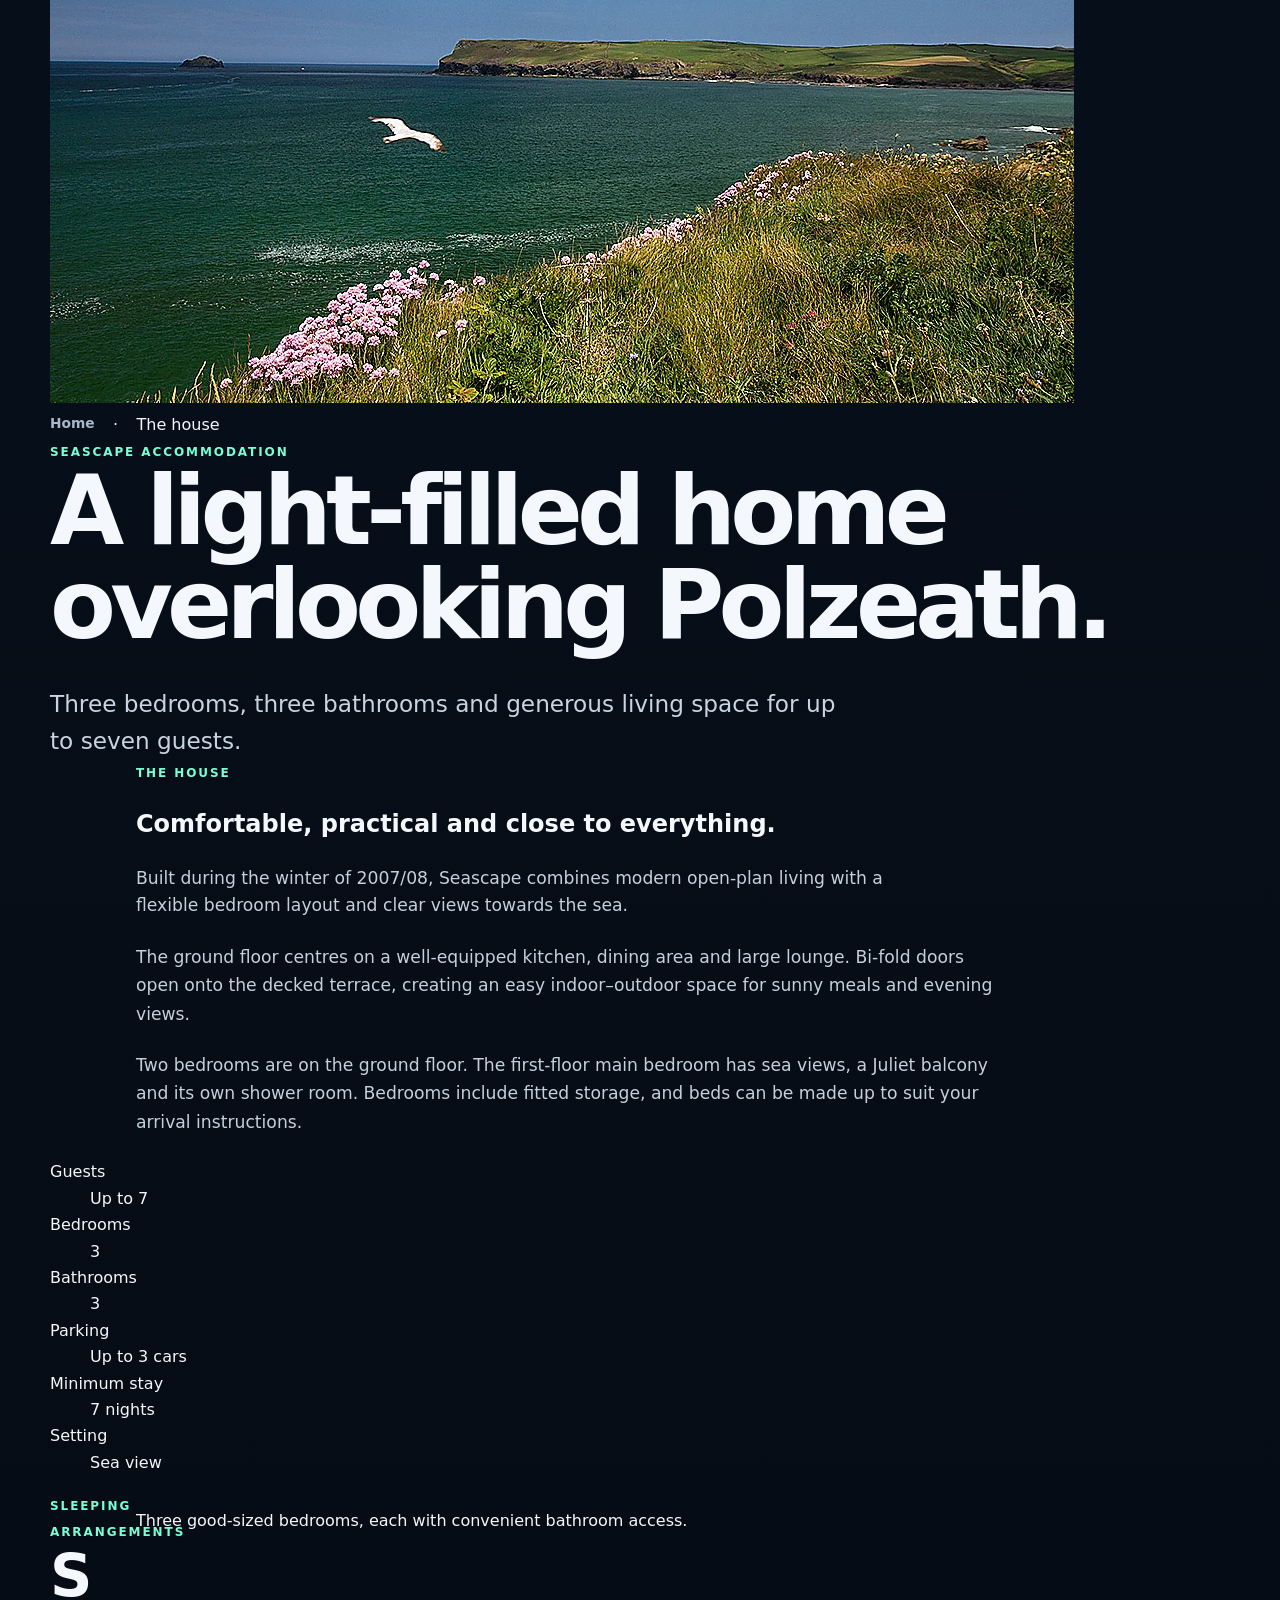
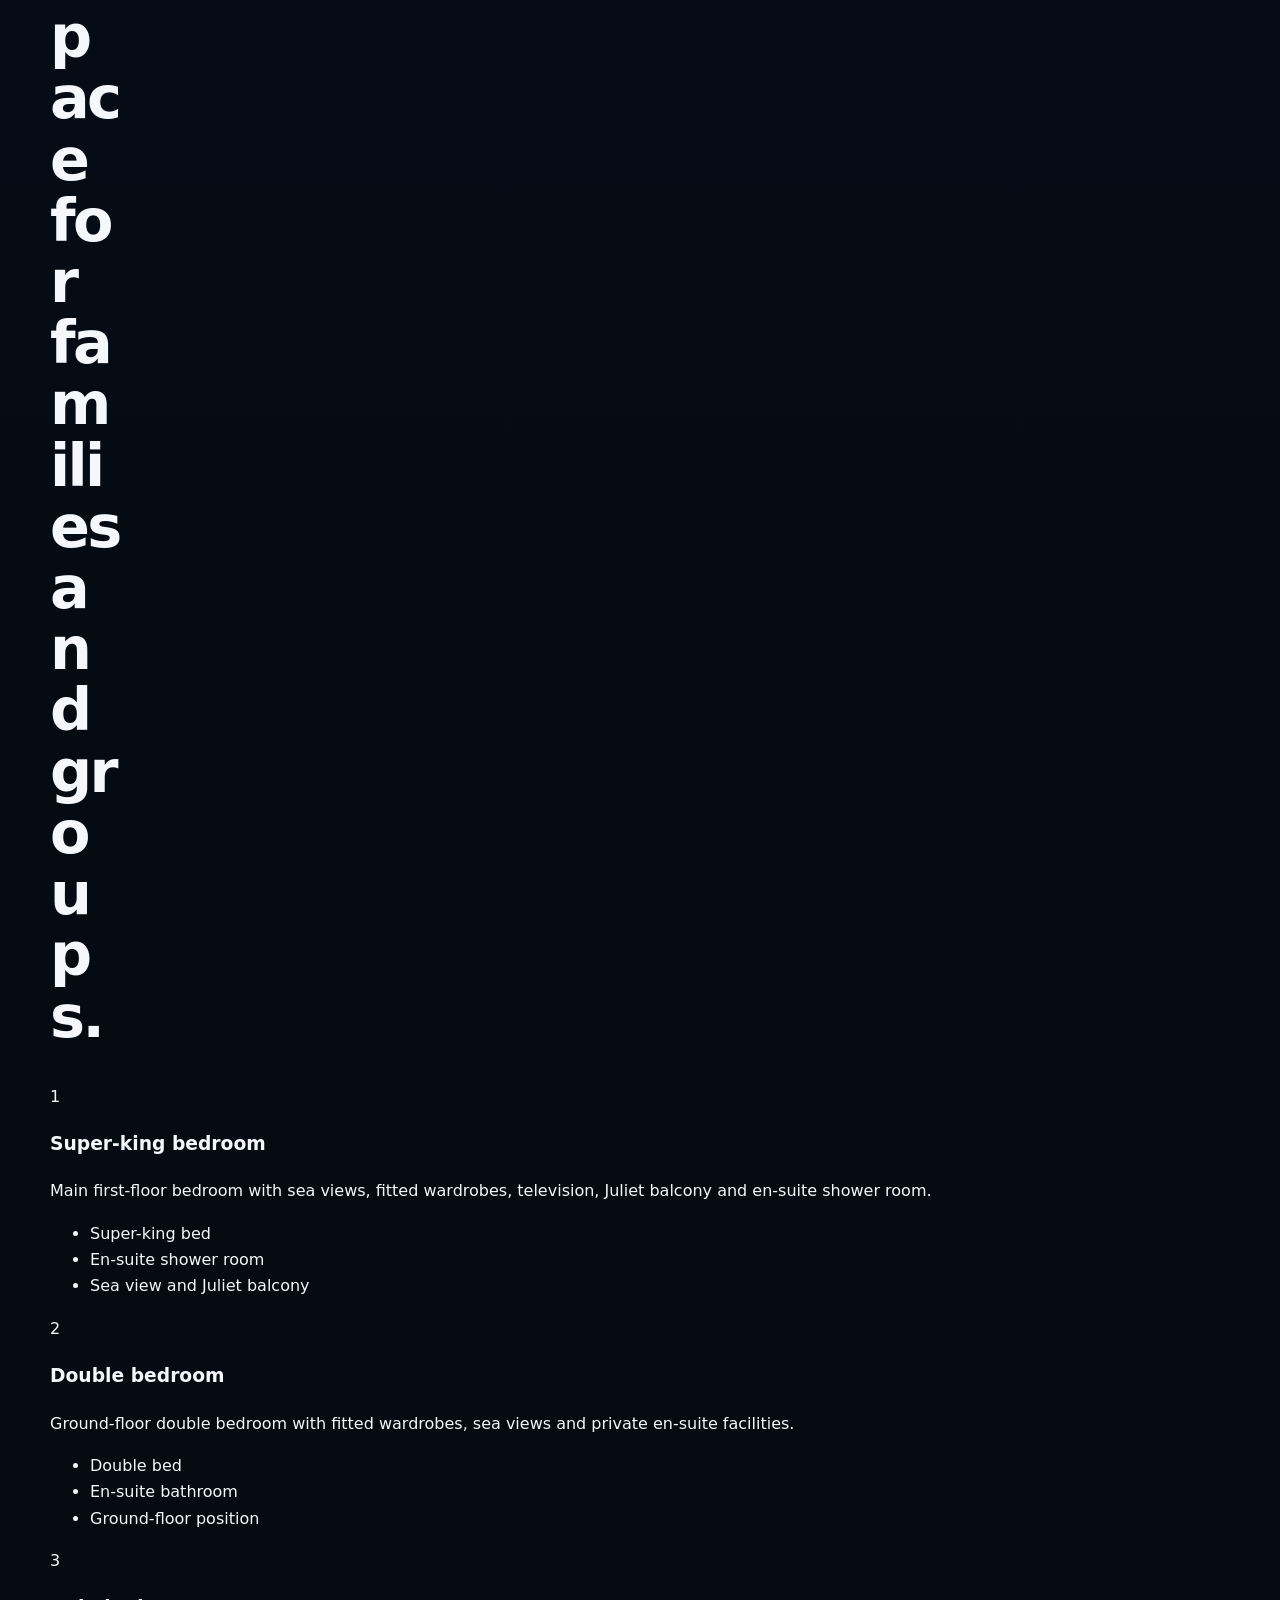
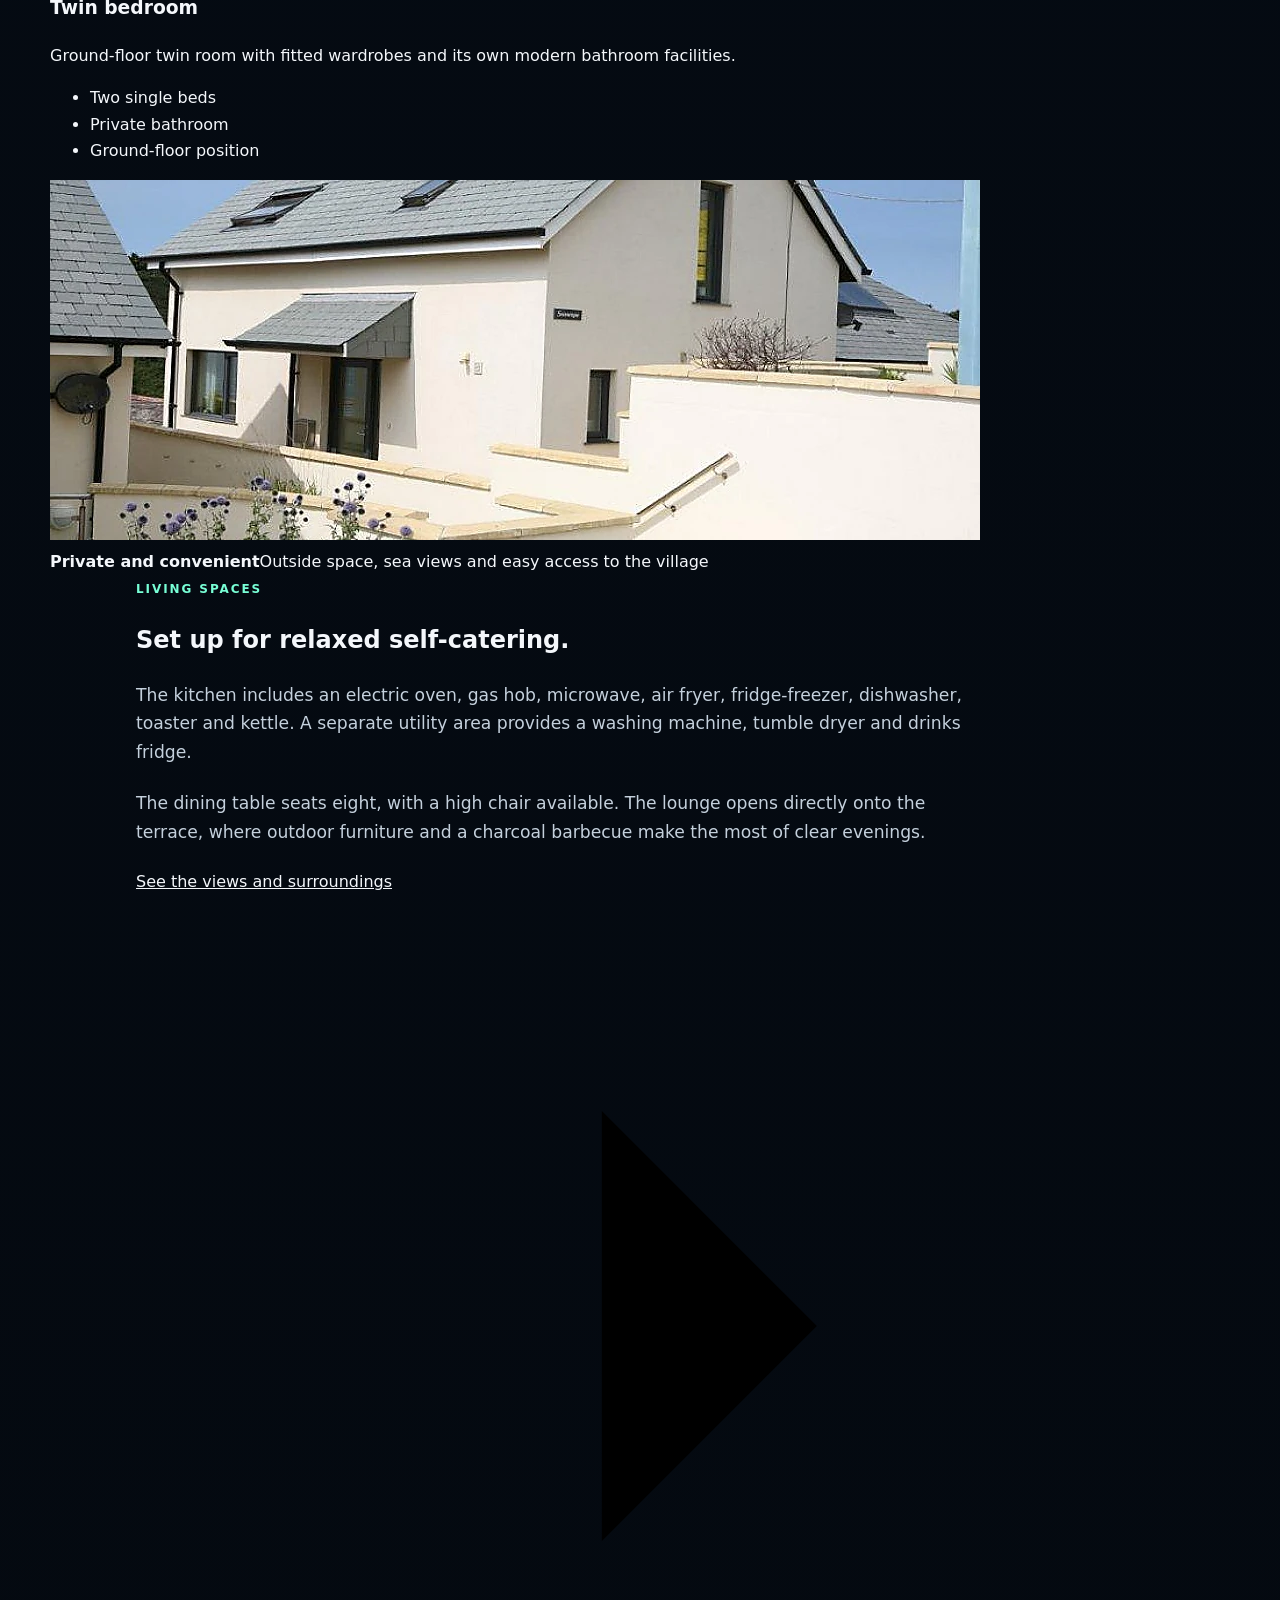
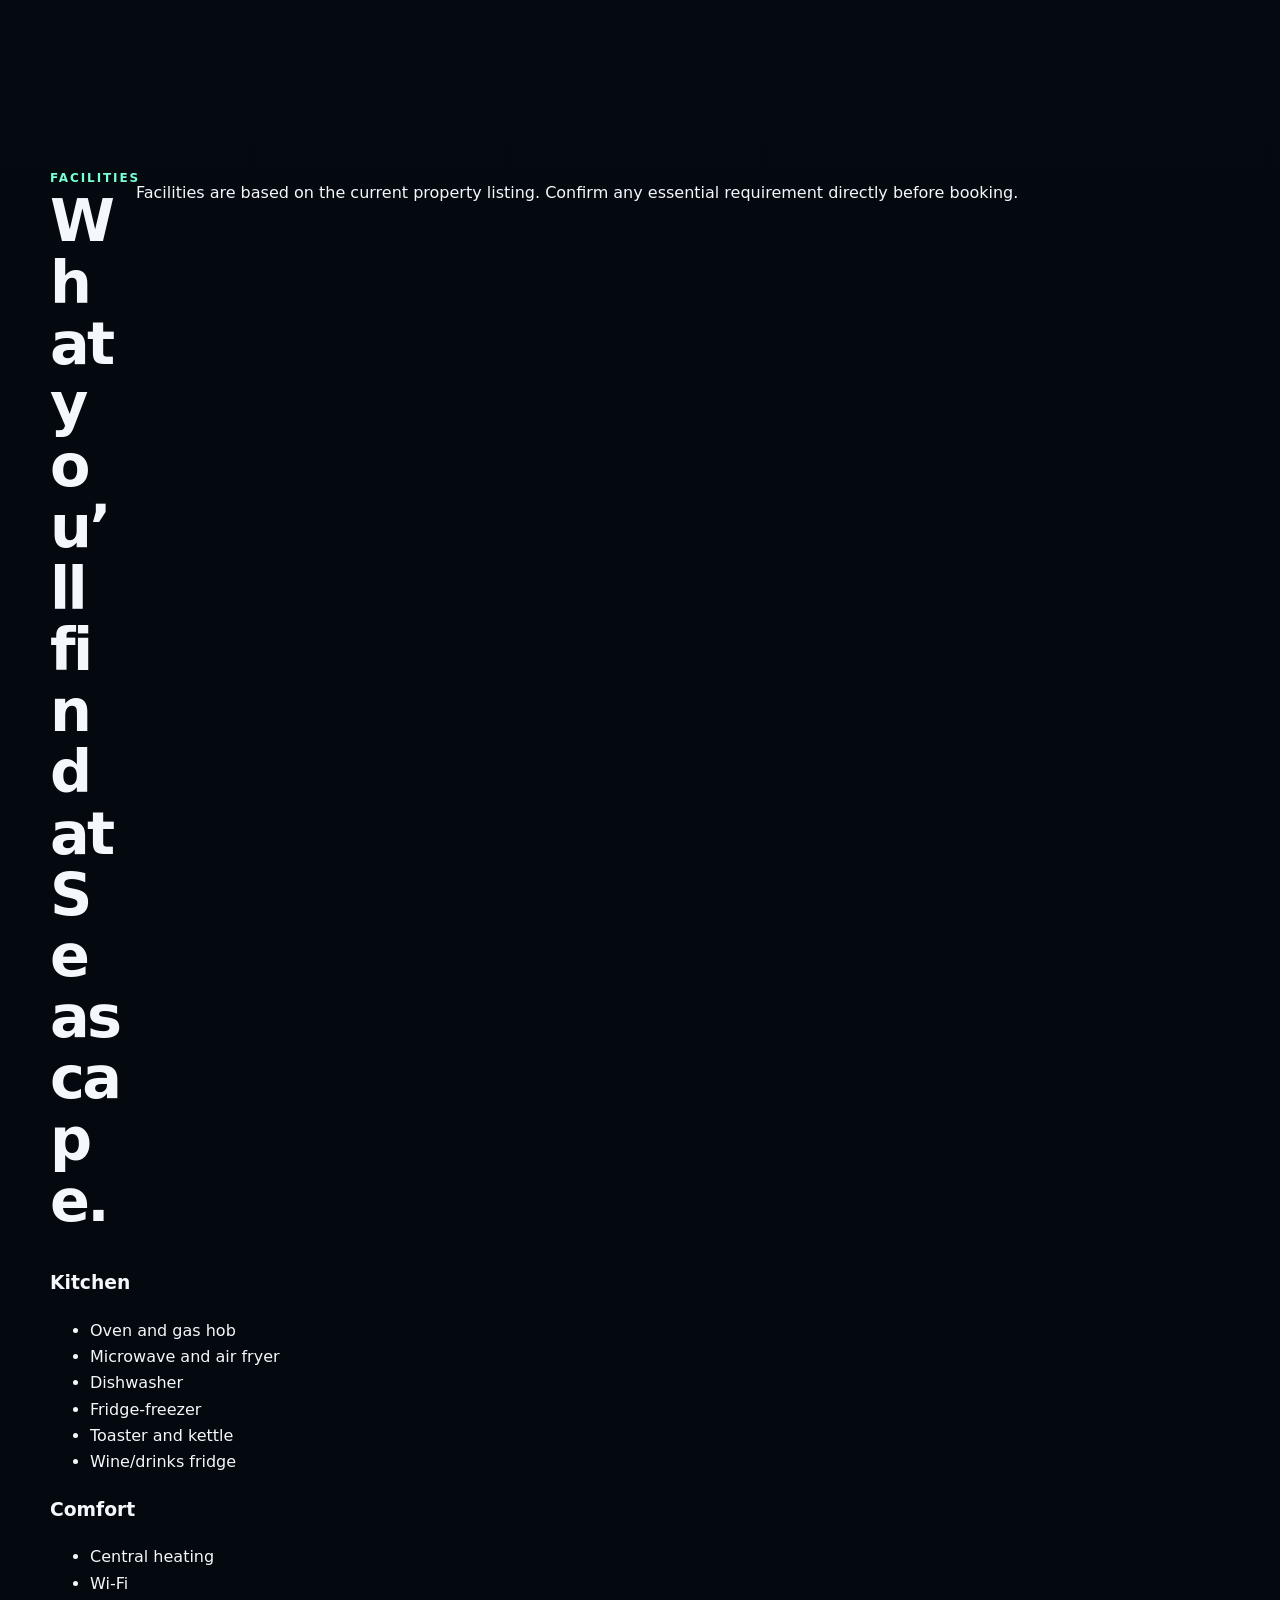
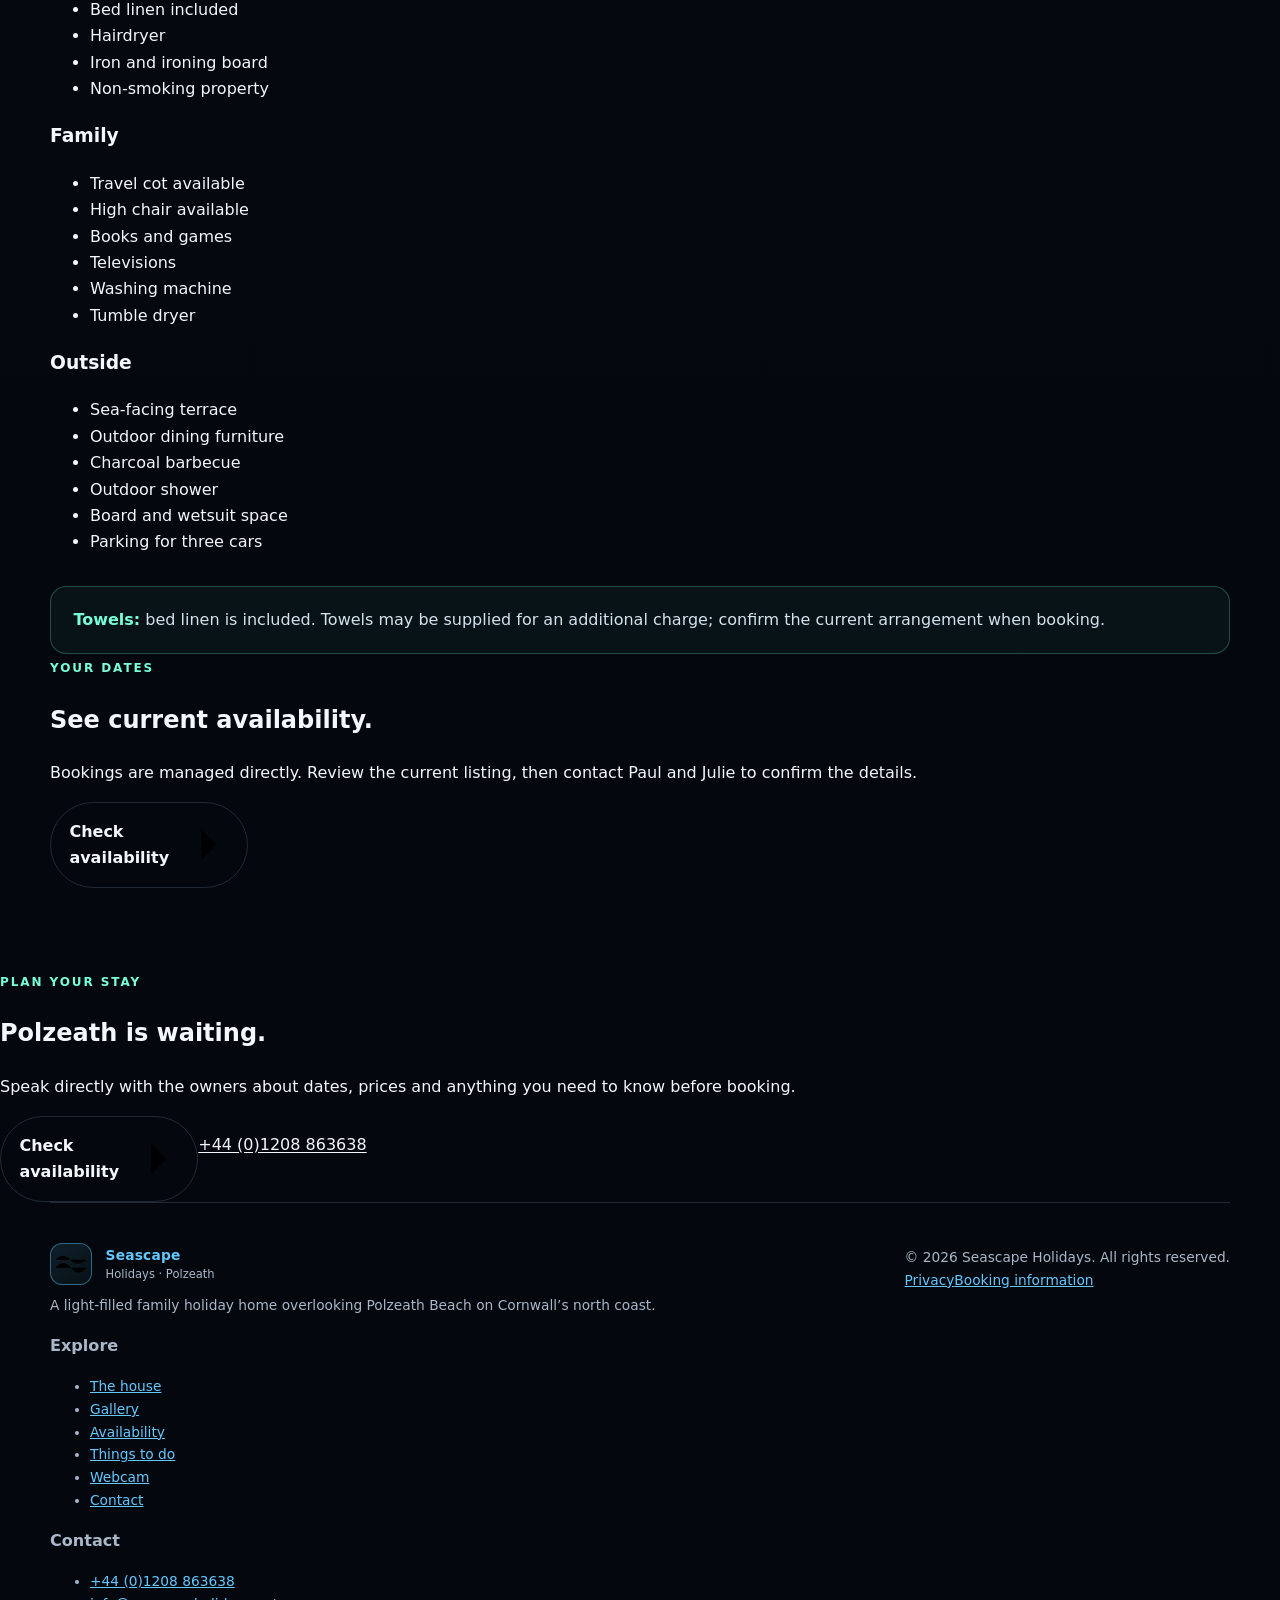
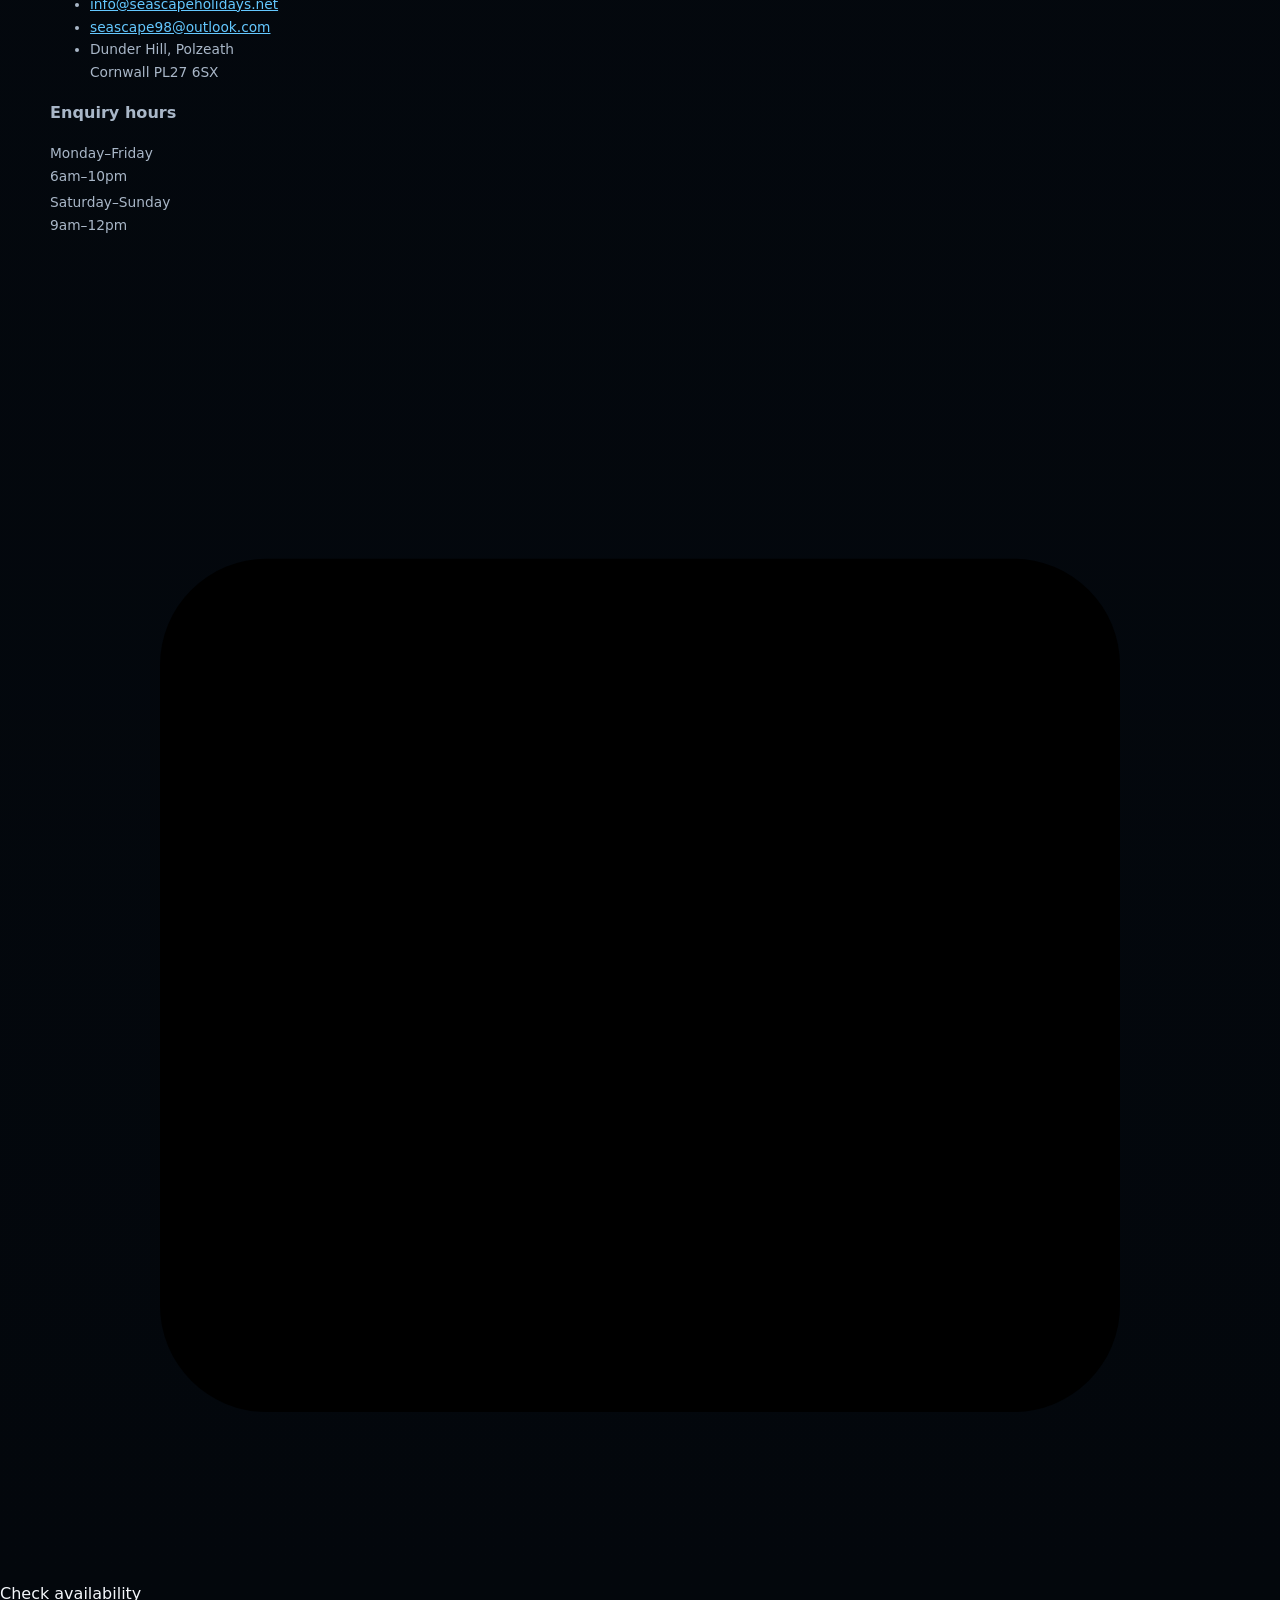
<file: seascape.html>
<!doctype html>
<html lang="en-GB">
<head>
<meta charset="utf-8">
<meta name="viewport" content="width=device-width, initial-scale=1">
<title>The House | Seascape Holidays Polzeath</title>
<meta name="description" content="Explore Seascape: a modern three-bedroom, three-bathroom holiday home sleeping seven near Polzeath Beach.">
<meta name="robots" content="index,follow">
<link rel="canonical" href="https://asultd.com/seascape.html">
<meta property="og:type" content="website">
<meta property="og:site_name" content="Seascape Holidays">
<meta property="og:title" content="The House | Seascape Holidays Polzeath">
<meta property="og:description" content="Explore Seascape: a modern three-bedroom, three-bathroom holiday home sleeping seven near Polzeath Beach.">
<meta property="og:url" content="https://asultd.com/seascape.html">
<meta property="og:image" content="https://asultd.com/social-preview.jpg">
<meta name="twitter:card" content="summary_large_image">
<meta name="theme-color" content="#0f4c5c">
<link rel="icon" href="favicon.svg" type="image/svg+xml">
<link rel="manifest" href="site.webmanifest">
<script>document.documentElement.classList.add('js')</script>
<link rel="stylesheet" href="styles.css">
<script type="application/ld+json">{"@context": "https://schema.org", "@type": "VacationRental", "name": "Seascape Holidays", "description": "A three-bedroom holiday home sleeping up to seven guests with sea views over Polzeath Beach, three bathrooms, Wi-Fi and parking for up to three cars.", "url": "https://asultd.com/", "image": ["https://asultd.com/hero-polzeath.webp", "https://asultd.com/seascape-house.webp"], "telephone": "+441208863638", "email": "info@seascapeholidays.net", "address": {"@type": "PostalAddress", "streetAddress": "Dunder Hill", "addressLocality": "Polzeath", "addressRegion": "Cornwall", "postalCode": "PL27 6SX", "addressCountry": "GB"}, "numberOfBedrooms": 3, "occupancy": {"@type": "QuantitativeValue", "maxValue": 7}, "amenityFeature": [{"@type": "LocationFeatureSpecification", "name": "Wi-Fi", "value": true}, {"@type": "LocationFeatureSpecification", "name": "Parking for up to three cars", "value": true}, {"@type": "LocationFeatureSpecification", "name": "Sea view", "value": true}, {"@type": "LocationFeatureSpecification", "name": "Bed linen included", "value": true}], "priceRange": "£756–£2,947 per week"}</script>
<script src="main.js" defer></script>
</head><body class=""><a class="skip-link" href="#main">Skip to content</a>
<div class="announcement"><div class="wrap announcement-inner"><span>Direct owner-managed holiday accommodation in Polzeath</span><a href="tel:+441208863638"><svg aria-hidden="true" viewBox="0 0 24 24"><path d="M22 16.92v3a2 2 0 0 1-2.18 2 19.79 19.79 0 0 1-8.63-3.07 19.5 19.5 0 0 1-6-6A19.79 19.79 0 0 1 2.12 4.18 2 2 0 0 1 4.11 2h3a2 2 0 0 1 2 1.72c.12.9.33 1.78.62 2.63a2 2 0 0 1-.45 2.11L8 9.73a16 16 0 0 0 6 6l1.27-1.27a2 2 0 0 1 2.11-.45c.85.29 1.73.5 2.63.62A2 2 0 0 1 22 16.92z"/></svg> +44 (0)1208 863638</a></div></div>
<header class="site-header" data-header>
  <div class="wrap nav-wrap">
    <a class="brand" href="index.html" aria-label="Seascape Holidays home">
      <span class="brand-mark" aria-hidden="true"><svg viewBox="0 0 64 64"><path d="M7 38c9-10 17-10 25 0s16 10 25 0"/><path d="M7 25c8-8 16-8 24 0s16 8 26 0"/></svg></span>
      <span><strong>Seascape</strong><small>Holidays · Polzeath</small></span>
    </a>
    <button class="menu-button" type="button" aria-expanded="false" aria-controls="main-nav" data-menu-button><span>Menu</span><i></i><i></i><i></i></button>
    <nav id="main-nav" class="main-nav" aria-label="Primary navigation" data-menu><a href="index.html" class="" >Home</a><a href="seascape.html" class="active" aria-current="page">The house</a><a href="gallery.html" class="" >Gallery</a><a href="availability.html" class="" >Availability</a><a href="activities.html" class="" >Things to do</a><a href="webcam.html" class="" >Webcam</a><a href="contact.html" class="" >Contact</a><a class="nav-cta" href="availability.html">Check availability</a></nav>
  </div>
</header><main id="main">
<section class="page-hero media"><img src="north-cornwall-coast.webp" alt="North Cornwall coastline viewed from the cliffs" width="1024" height="576"><div class="wrap page-hero-inner"><nav class="breadcrumb" aria-label="Breadcrumb"><a href="index.html">Home</a><span>·</span><span>The house</span></nav><span class="eyebrow light">Seascape accommodation</span><h1>A light-filled home overlooking Polzeath.</h1><p class="lead">Three bedrooms, three bathrooms and generous living space for up to seven guests.</p></div></section>
<section class="section"><div class="wrap intro-grid">
 <div class="prose reveal"><span class="eyebrow">The house</span><h2>Comfortable, practical and close to everything.</h2><p class="lead">Built during the winter of 2007/08, Seascape combines modern open-plan living with a flexible bedroom layout and clear views towards the sea.</p><p>The ground floor centres on a well-equipped kitchen, dining area and large lounge. Bi-fold doors open onto the decked terrace, creating an easy indoor–outdoor space for sunny meals and evening views.</p><p>Two bedrooms are on the ground floor. The first-floor main bedroom has sea views, a Juliet balcony and its own shower room. Bedrooms include fitted storage, and beds can be made up to suit your arrival instructions.</p></div>
 <aside class="stat-card reveal"><dl><div><dt>Guests</dt><dd>Up to 7</dd></div><div><dt>Bedrooms</dt><dd>3</dd></div><div><dt>Bathrooms</dt><dd>3</dd></div><div><dt>Parking</dt><dd>Up to 3 cars</dd></div><div><dt>Minimum stay</dt><dd>7 nights</dd></div><div><dt>Setting</dt><dd>Sea view</dd></div></dl></aside>
</div></section>
<section class="section section-tint"><div class="wrap"><div class="section-heading"><div><span class="eyebrow">Sleeping arrangements</span><h2>Space for families and groups.</h2></div><p>Three good-sized bedrooms, each with convenient bathroom access.</p></div>
<div class="room-grid">
 <article class="room reveal"><div class="room-number">1</div><h3>Super-king bedroom</h3><p>Main first-floor bedroom with sea views, fitted wardrobes, television, Juliet balcony and en-suite shower room.</p><ul><li>Super-king bed</li><li>En-suite shower room</li><li>Sea view and Juliet balcony</li></ul></article>
 <article class="room reveal"><div class="room-number">2</div><h3>Double bedroom</h3><p>Ground-floor double bedroom with fitted wardrobes, sea views and private en-suite facilities.</p><ul><li>Double bed</li><li>En-suite bathroom</li><li>Ground-floor position</li></ul></article>
 <article class="room reveal"><div class="room-number">3</div><h3>Twin bedroom</h3><p>Ground-floor twin room with fitted wardrobes and its own modern bathroom facilities.</p><ul><li>Two single beds</li><li>Private bathroom</li><li>Ground-floor position</li></ul></article>
</div></div></section>
<section class="section"><div class="wrap split reverse"><div class="media-card reveal"><img src="seascape-house.webp" alt="Seascape holiday home exterior" width="930" height="360" loading="lazy"><div class="media-caption"><strong>Private and convenient</strong><span>Outside space, sea views and easy access to the village</span></div></div><div class="prose reveal"><span class="eyebrow">Living spaces</span><h2>Set up for relaxed self-catering.</h2><p>The kitchen includes an electric oven, gas hob, microwave, air fryer, fridge-freezer, dishwasher, toaster and kettle. A separate utility area provides a washing machine, tumble dryer and drinks fridge.</p><p>The dining table seats eight, with a high chair available. The lounge opens directly onto the terrace, where outdoor furniture and a charcoal barbecue make the most of clear evenings.</p><a class="text-link" href="gallery.html">See the views and surroundings <svg aria-hidden="true" viewBox="0 0 24 24"><path d="M5 12h14M13 6l6 6-6 6"/></svg></a></div></div></section>
<section class="section section-foam"><div class="wrap"><div class="section-heading"><div><span class="eyebrow">Facilities</span><h2>What you’ll find at Seascape.</h2></div><p>Facilities are based on the current property listing. Confirm any essential requirement directly before booking.</p></div><div class="facility-columns">
 <div class="facility-column"><h3>Kitchen</h3><ul><li>Oven and gas hob</li><li>Microwave and air fryer</li><li>Dishwasher</li><li>Fridge-freezer</li><li>Toaster and kettle</li><li>Wine/drinks fridge</li></ul></div>
 <div class="facility-column"><h3>Comfort</h3><ul><li>Central heating</li><li>Wi-Fi</li><li>Bed linen included</li><li>Hairdryer</li><li>Iron and ironing board</li><li>Non-smoking property</li></ul></div>
 <div class="facility-column"><h3>Family</h3><ul><li>Travel cot available</li><li>High chair available</li><li>Books and games</li><li>Televisions</li><li>Washing machine</li><li>Tumble dryer</li></ul></div>
 <div class="facility-column"><h3>Outside</h3><ul><li>Sea-facing terrace</li><li>Outdoor dining furniture</li><li>Charcoal barbecue</li><li>Outdoor shower</li><li>Board and wetsuit space</li><li>Parking for three cars</li></ul></div>
</div><div class="notice" style="margin-top:30px"><strong>Towels:</strong> bed linen is included. Towels may be supplied for an additional charge; confirm the current arrangement when booking.</div></div></section>
<section class="section-sm"><div class="wrap cta-card"><div><span class="eyebrow light">Your dates</span><h2>See current availability.</h2><p>Bookings are managed directly. Review the current listing, then contact Paul and Julie to confirm the details.</p></div><a class="button button-sand" href="availability.html">Check availability <svg aria-hidden="true" viewBox="0 0 24 24"><path d="M5 12h14M13 6l6 6-6 6"/></svg></a></div></section>
</main><section class="contact-band">
  <div class="wrap contact-band-grid">
    <div><span class="eyebrow light">Plan your stay</span><h2>Polzeath is waiting.</h2><p>Speak directly with the owners about dates, prices and anything you need to know before booking.</p></div>
    <div class="contact-band-actions"><a class="button button-sand" href="availability.html">Check availability <svg aria-hidden="true" viewBox="0 0 24 24"><path d="M5 12h14M13 6l6 6-6 6"/></svg></a><a class="text-link light-link" href="tel:+441208863638">+44 (0)1208 863638</a></div>
  </div>
</section>
<footer class="site-footer">
 <div class="wrap footer-grid">
  <div class="footer-brand"><a class="brand" href="index.html" aria-label="Seascape Holidays home">
      <span class="brand-mark" aria-hidden="true"><svg viewBox="0 0 64 64"><path d="M7 38c9-10 17-10 25 0s16 10 25 0"/><path d="M7 25c8-8 16-8 24 0s16 8 26 0"/></svg></span>
      <span><strong>Seascape</strong><small>Holidays · Polzeath</small></span>
    </a><p>A light-filled family holiday home overlooking Polzeath Beach on Cornwall’s north coast.</p></div>
  <div><h3>Explore</h3><ul><li><a href="seascape.html">The house</a></li><li><a href="gallery.html">Gallery</a></li><li><a href="availability.html">Availability</a></li><li><a href="activities.html">Things to do</a></li><li><a href="webcam.html">Webcam</a></li><li><a href="contact.html">Contact</a></li></ul></div>
  <div><h3>Contact</h3><ul class="footer-contact"><li><a href="tel:+441208863638">+44 (0)1208 863638</a></li><li><a href="mailto:info@seascapeholidays.net">info@seascapeholidays.net</a></li><li><a href="mailto:seascape98@outlook.com">seascape98@outlook.com</a></li><li>Dunder Hill, Polzeath<br>Cornwall PL27 6SX</li></ul></div>
  <div><h3>Enquiry hours</h3><p>Monday–Friday<br>6am–10pm</p><p>Saturday–Sunday<br>9am–12pm</p></div>
 </div>
 <div class="wrap footer-bottom"><p>© <span data-year></span> Seascape Holidays. All rights reserved.</p><div><a href="privacy.html">Privacy</a><a href="booking-information.html">Booking information</a></div></div>
</footer>
<a class="mobile-book" href="availability.html"><svg aria-hidden="true" viewBox="0 0 24 24"><rect x="3" y="5" width="18" height="16" rx="2"/><path d="M16 3v4M8 3v4M3 11h18"/></svg> Check availability</a></body></html>
</file>
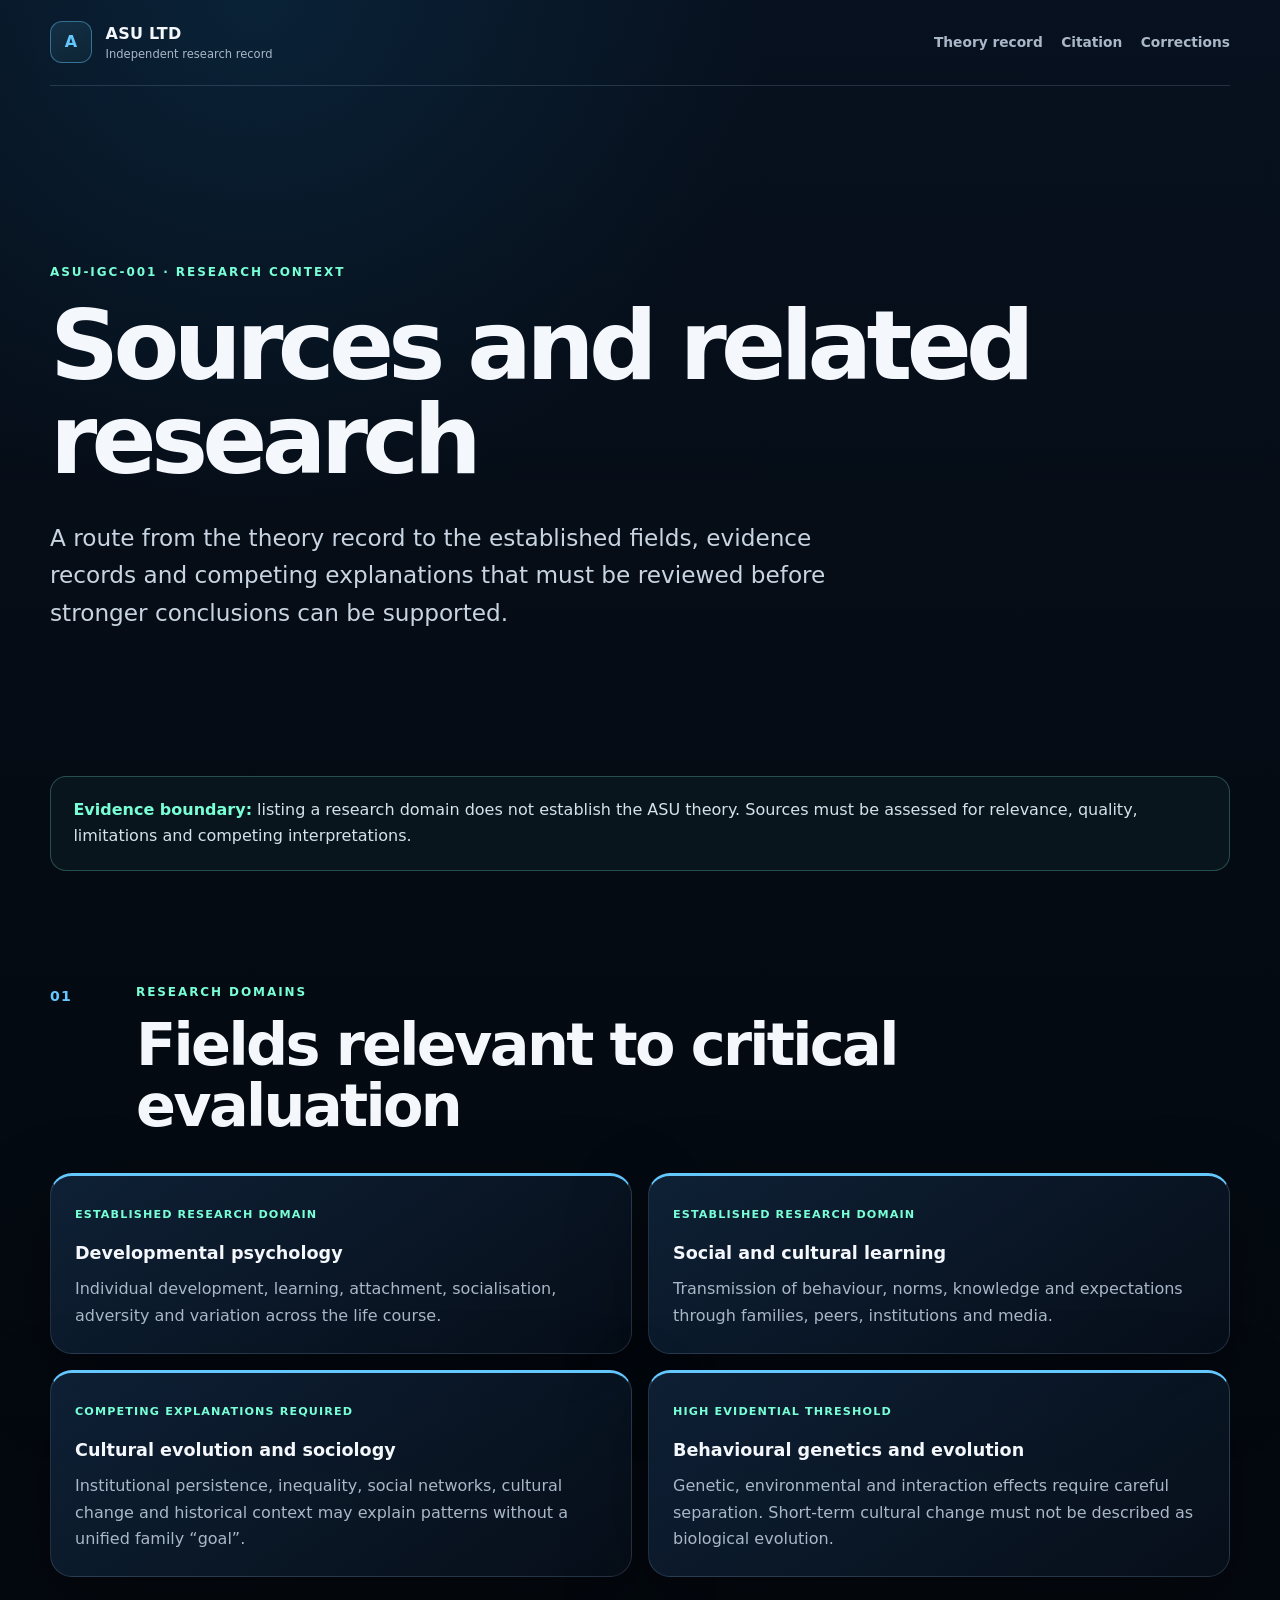
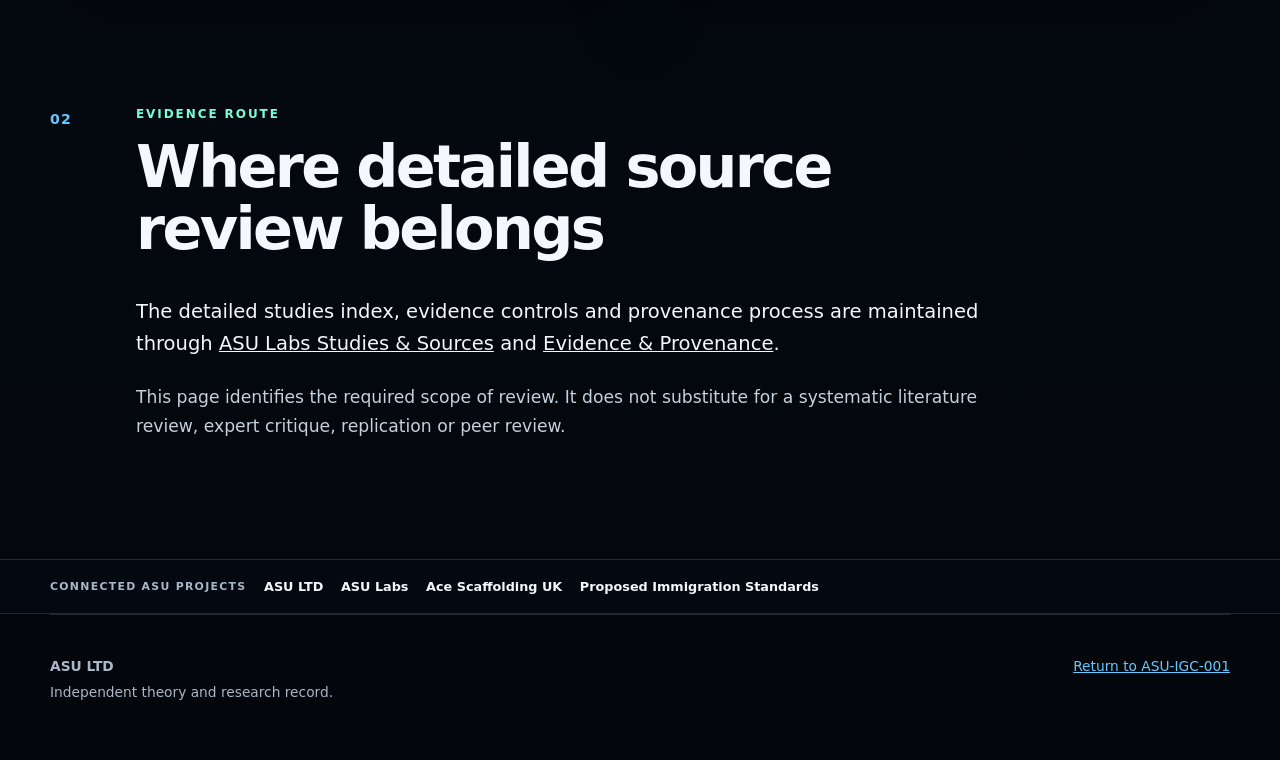
<file: sources.html>
<!doctype html><html lang="en-GB"><head><meta charset="utf-8"><meta name="viewport" content="width=device-width,initial-scale=1"><meta name="description" content="Sources, research domains and evidence boundaries for ASU-IGC-001."><link rel="stylesheet" href="/styles.css"><title>Sources and Research Context | ASU LTD</title><link rel="canonical" href="https://asultd.com/sources.html">
<meta property="og:type" content="website">
<meta property="og:title" content="Sources and Research Context | ASU LTD">
<meta property="og:description" content="Sources, research domains and evidence boundaries for ASU-IGC-001.">
<meta property="og:url" content="https://asultd.com/sources.html">
<meta property="og:image" content="https://asultd.com/assets/social-card.svg">
<meta name="twitter:card" content="summary_large_image">
<script type="application/ld+json">{"@context": "https://schema.org", "@type": "WebPage", "name": "Sources and Research Context | ASU LTD", "description": "Sources, research domains and evidence boundaries for ASU-IGC-001.", "url": "https://asultd.com/sources.html", "dateModified": "2026-09-18", "isPartOf": {"@type": "WebSite", "name": "asultd", "url": "https://asultd.com/"}}</script>
<link rel="icon" href="/assets/favicon.svg" type="image/svg+xml">
<link rel="icon" href="/favicon.ico" sizes="any"><link rel="icon" type="image/png" sizes="32x32" href="/favicon-32x32.png"><link rel="icon" type="image/png" sizes="16x16" href="/favicon-16x16.png"><link rel="apple-touch-icon" sizes="180x180" href="/apple-touch-icon.png"><link rel="manifest" href="/site.webmanifest">
</head><body><a class="skip-link" href="#main-content">Skip to main content</a><header class="site-header"><a class="brand" href="/"><span class="brand-mark">A</span><span><strong>ASU LTD</strong><small>Independent research record</small></span></a><nav><a href="/">Theory record</a><a href="/citation.html">Citation</a><a href="/corrections.html">Corrections</a></nav><details class="mobile-menu"><summary>Open menu</summary><div><a href="/">Theory record</a><a href="/#stage-two">Stage II</a><a href="/sources.html">Sources</a><a href="/citation.html">Citation</a><a href="/corrections.html">Corrections</a></div></details></header><main id="main-content"><section class="hero"><div class="eyebrow">ASU-IGC-001 · Research context</div><h1>Sources and related research</h1><p class="lead">A route from the theory record to the established fields, evidence records and competing explanations that must be reviewed before stronger conclusions can be supported.</p></section><section class="notice"><strong>Evidence boundary:</strong> listing a research domain does not establish the ASU theory. Sources must be assessed for relevance, quality, limitations and competing interpretations.</section><section class="content-section"><div class="section-heading"><span>01</span><div><p class="kicker">Research domains</p><h2>Fields relevant to critical evaluation</h2></div></div><div class="status-grid"><article data-status="evidence"><span>Established research domain</span><h3>Developmental psychology</h3><p>Individual development, learning, attachment, socialisation, adversity and variation across the life course.</p></article><article data-status="evidence"><span>Established research domain</span><h3>Social and cultural learning</h3><p>Transmission of behaviour, norms, knowledge and expectations through families, peers, institutions and media.</p></article><article data-status="interpretation"><span>Competing explanations required</span><h3>Cultural evolution and sociology</h3><p>Institutional persistence, inequality, social networks, cultural change and historical context may explain patterns without a unified family “goal”.</p></article><article data-status="interpretation"><span>High evidential threshold</span><h3>Behavioural genetics and evolution</h3><p>Genetic, environmental and interaction effects require careful separation. Short-term cultural change must not be described as biological evolution.</p></article></div></section><section class="content-section"><div class="section-heading"><span>02</span><div><p class="kicker">Evidence route</p><h2>Where detailed source review belongs</h2></div></div><div class="prose"><p>The detailed studies index, evidence controls and provenance process are maintained through <a href="https://asulabs.uk/studies.html">ASU Labs Studies &amp; Sources</a> and <a href="https://asulabs.uk/evidence.html">Evidence &amp; Provenance</a>.</p><p>This page identifies the required scope of review. It does not substitute for a systematic literature review, expert critique, replication or peer review.</p></div></section></main><aside class="asu-network" aria-label="Connected ASU projects">
  <div class="asu-network__inner">
    <span>Connected ASU projects</span>
    <a href="https://asultd.com/">ASU LTD</a>
    <a href="https://asulabs.uk/">ASU Labs</a>
    <a href="https://acescaffolding.uk/">Ace Scaffolding UK</a>
    <a href="https://asu-immigration-proposed-standards.uk/">Proposed Immigration Standards</a>
  </div>
</aside>
<footer><div><strong>ASU LTD</strong><p>Independent theory and research record.</p></div><div class="footer-right"><a href="/">Return to ASU-IGC-001</a></div></footer></body></html>
</file>
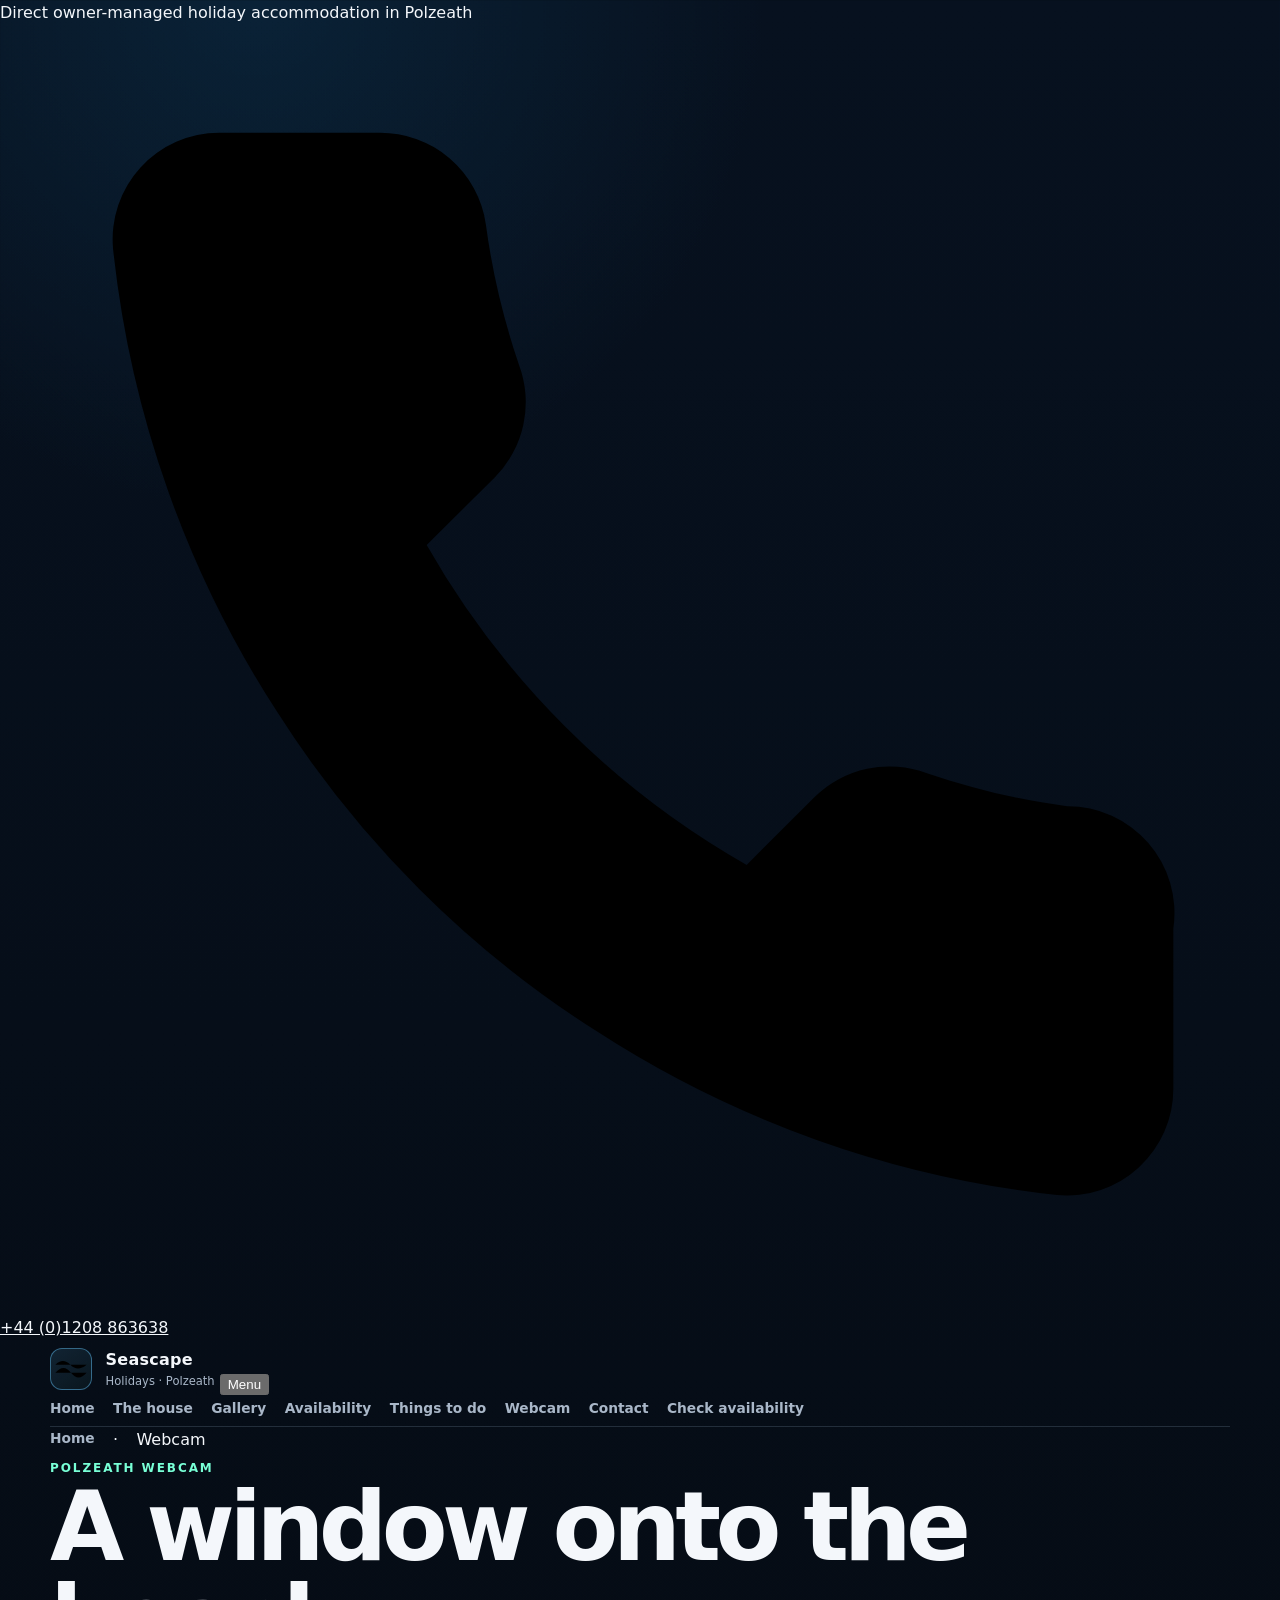
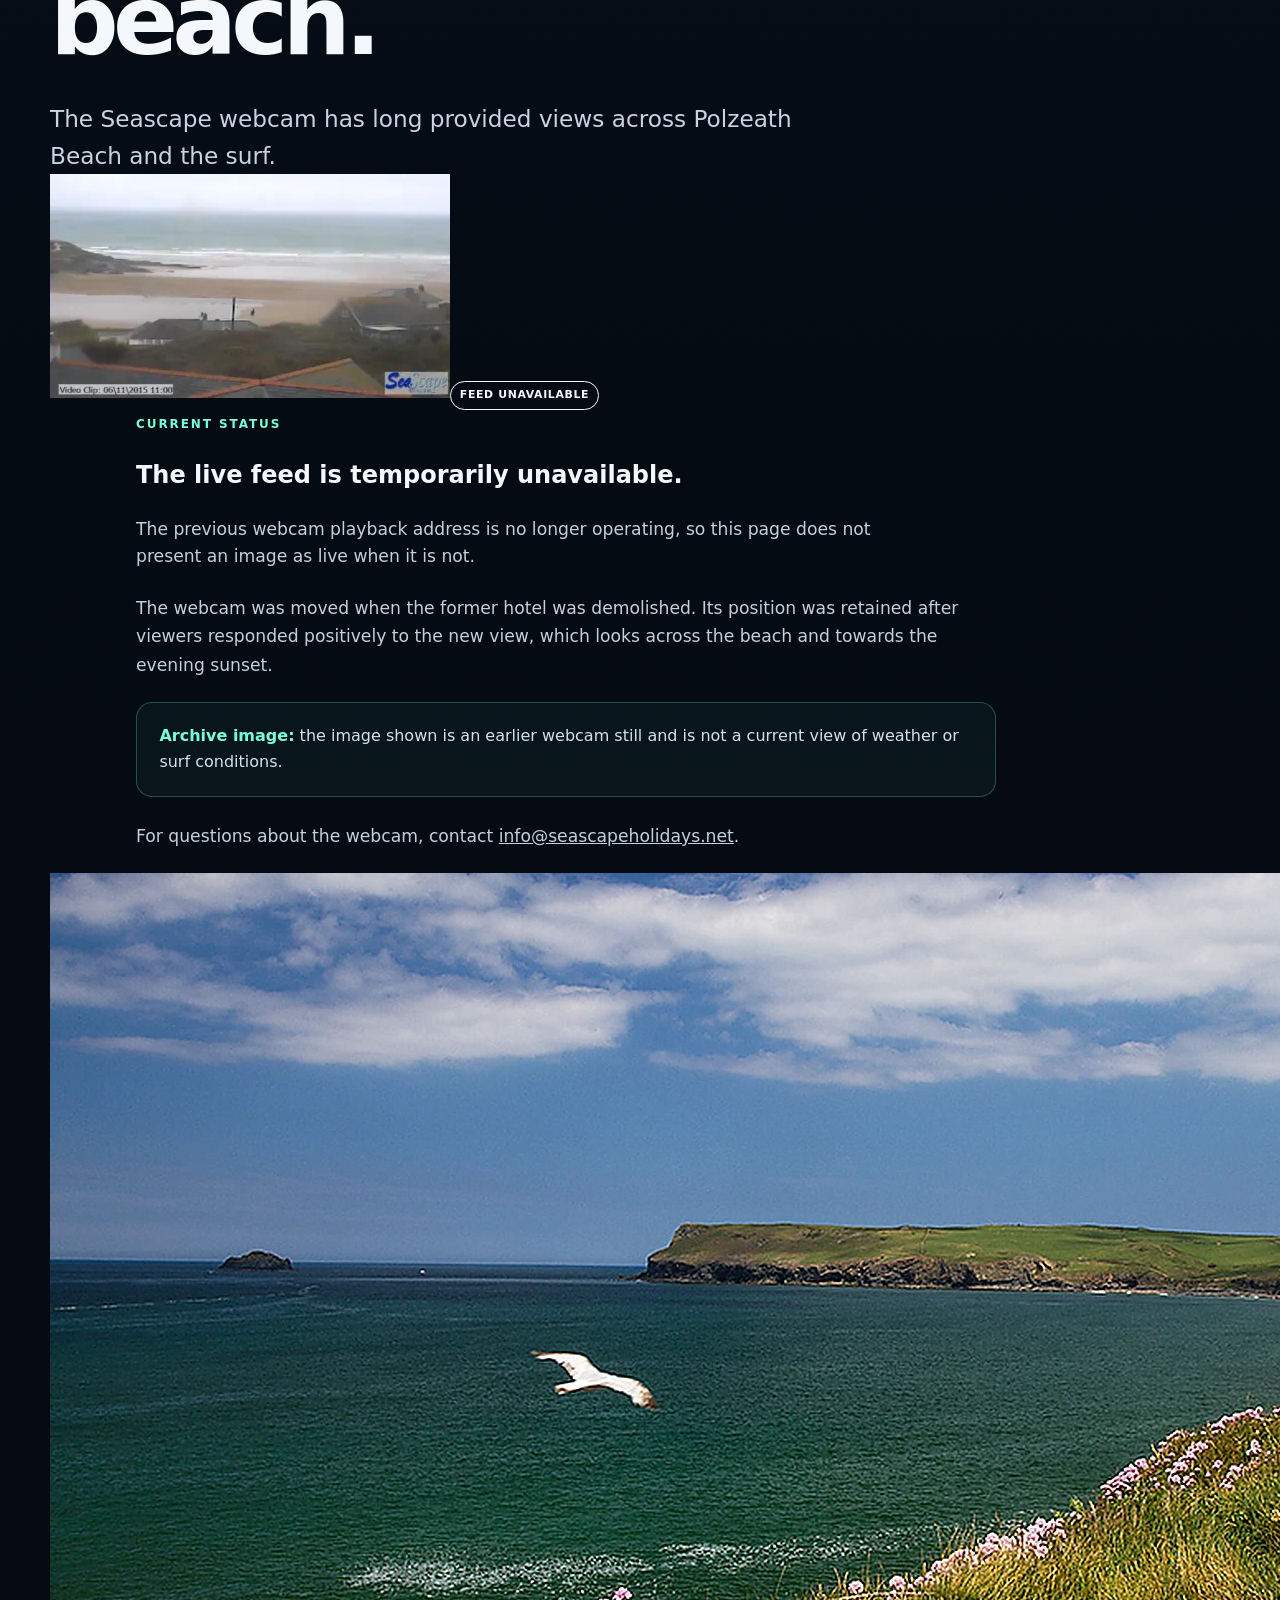
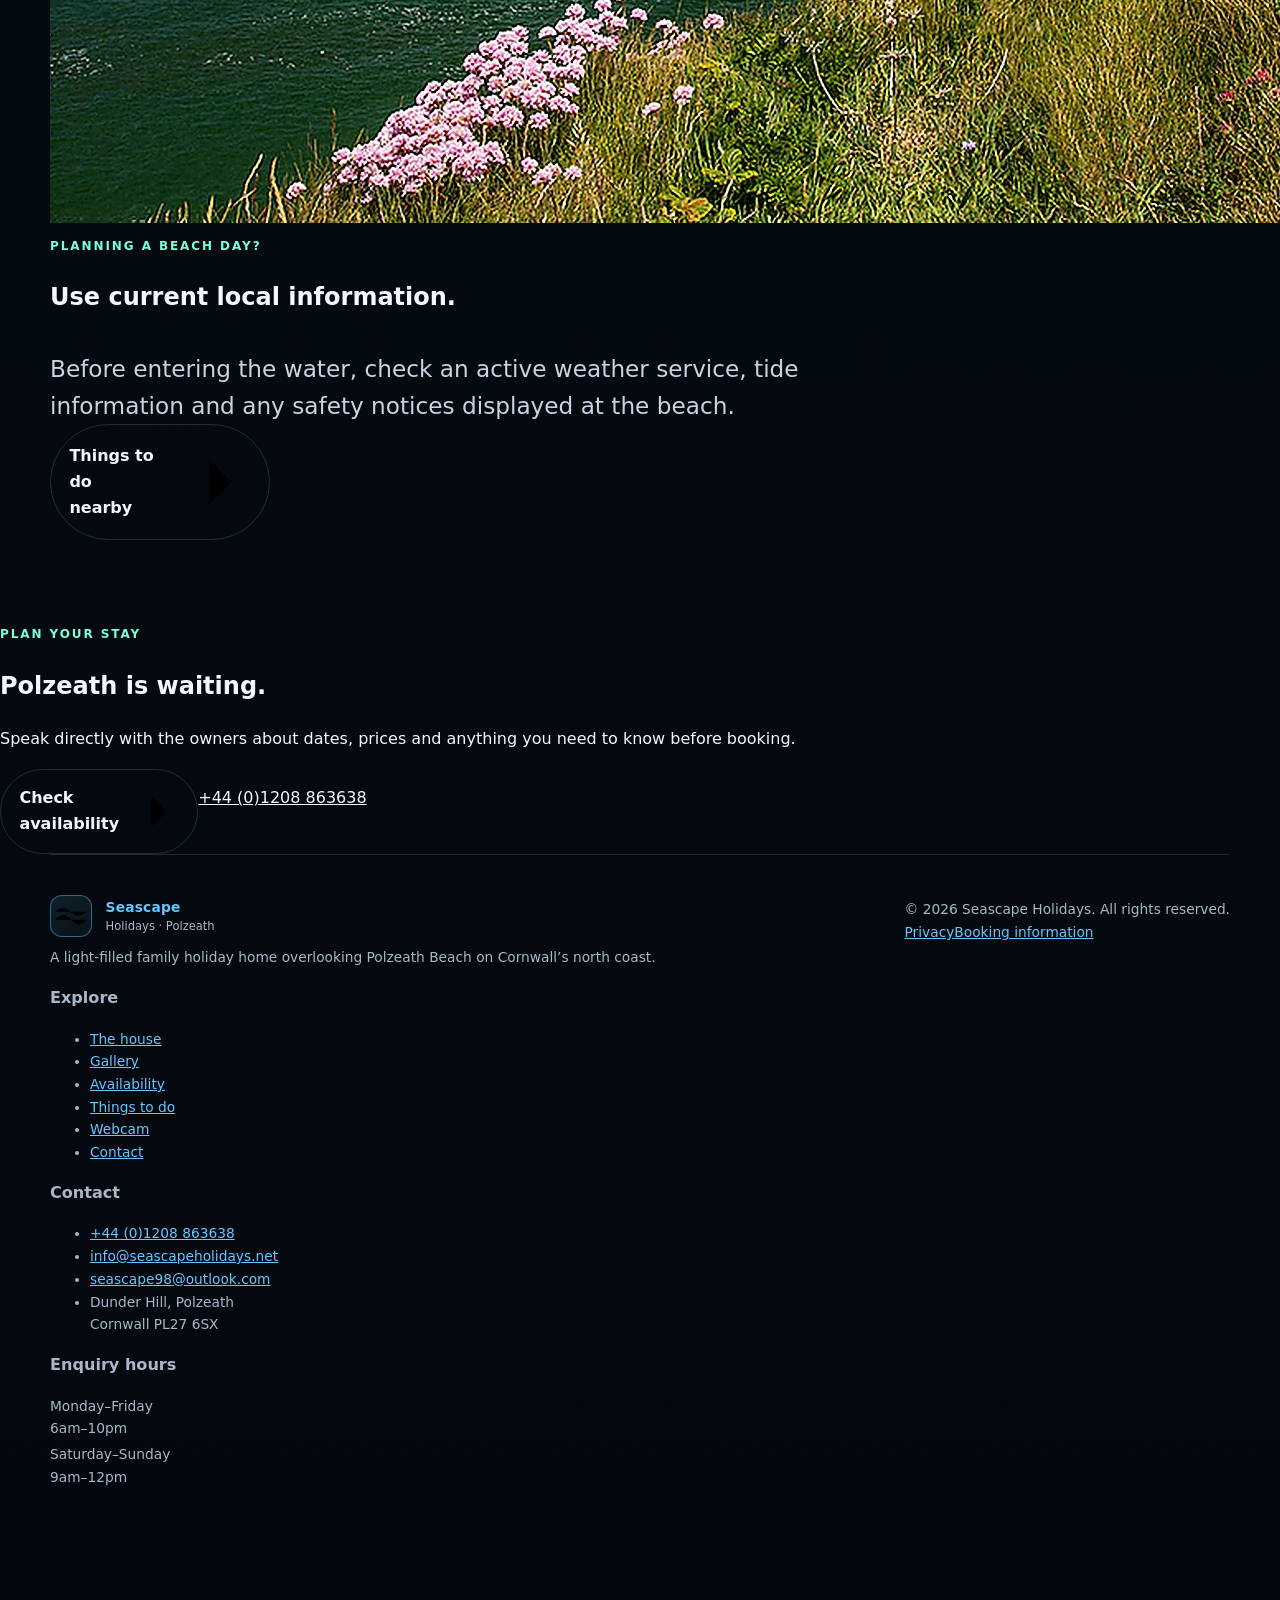
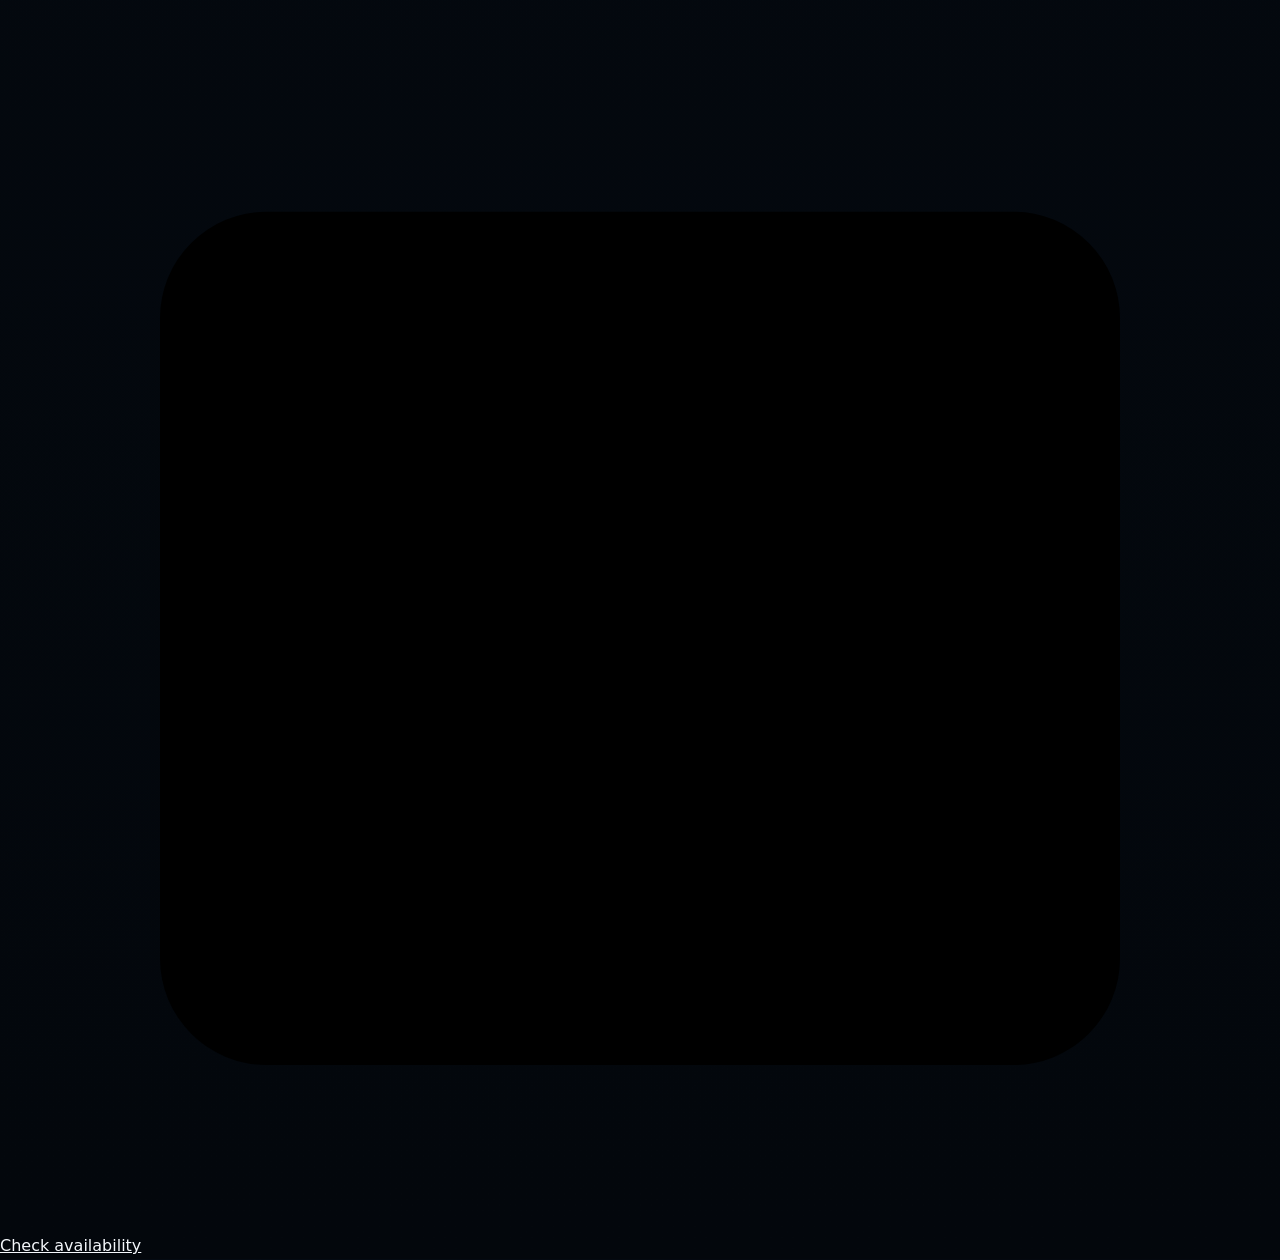
<file: webcam.html>
<!doctype html>
<html lang="en-GB">
<head>
<meta charset="utf-8">
<meta name="viewport" content="width=device-width, initial-scale=1">
<title>Polzeath Webcam | Seascape Holidays</title>
<meta name="description" content="Information and status for the Seascape Holidays webcam overlooking Polzeath Beach.">
<meta name="robots" content="index,follow">
<link rel="canonical" href="https://asultd.com/webcam.html">
<meta property="og:type" content="website">
<meta property="og:site_name" content="Seascape Holidays">
<meta property="og:title" content="Polzeath Webcam | Seascape Holidays">
<meta property="og:description" content="Information and status for the Seascape Holidays webcam overlooking Polzeath Beach.">
<meta property="og:url" content="https://asultd.com/webcam.html">
<meta property="og:image" content="https://asultd.com/social-preview.jpg">
<meta name="twitter:card" content="summary_large_image">
<meta name="theme-color" content="#0f4c5c">
<link rel="icon" href="favicon.svg" type="image/svg+xml">
<link rel="manifest" href="site.webmanifest">
<script>document.documentElement.classList.add('js')</script>
<link rel="stylesheet" href="styles.css">

<script src="main.js" defer></script>
</head><body class=""><a class="skip-link" href="#main">Skip to content</a>
<div class="announcement"><div class="wrap announcement-inner"><span>Direct owner-managed holiday accommodation in Polzeath</span><a href="tel:+441208863638"><svg aria-hidden="true" viewBox="0 0 24 24"><path d="M22 16.92v3a2 2 0 0 1-2.18 2 19.79 19.79 0 0 1-8.63-3.07 19.5 19.5 0 0 1-6-6A19.79 19.79 0 0 1 2.12 4.18 2 2 0 0 1 4.11 2h3a2 2 0 0 1 2 1.72c.12.9.33 1.78.62 2.63a2 2 0 0 1-.45 2.11L8 9.73a16 16 0 0 0 6 6l1.27-1.27a2 2 0 0 1 2.11-.45c.85.29 1.73.5 2.63.62A2 2 0 0 1 22 16.92z"/></svg> +44 (0)1208 863638</a></div></div>
<header class="site-header" data-header>
  <div class="wrap nav-wrap">
    <a class="brand" href="index.html" aria-label="Seascape Holidays home">
      <span class="brand-mark" aria-hidden="true"><svg viewBox="0 0 64 64"><path d="M7 38c9-10 17-10 25 0s16 10 25 0"/><path d="M7 25c8-8 16-8 24 0s16 8 26 0"/></svg></span>
      <span><strong>Seascape</strong><small>Holidays · Polzeath</small></span>
    </a>
    <button class="menu-button" type="button" aria-expanded="false" aria-controls="main-nav" data-menu-button><span>Menu</span><i></i><i></i><i></i></button>
    <nav id="main-nav" class="main-nav" aria-label="Primary navigation" data-menu><a href="index.html" class="" >Home</a><a href="seascape.html" class="" >The house</a><a href="gallery.html" class="" >Gallery</a><a href="availability.html" class="" >Availability</a><a href="activities.html" class="" >Things to do</a><a href="webcam.html" class="active" aria-current="page">Webcam</a><a href="contact.html" class="" >Contact</a><a class="nav-cta" href="availability.html">Check availability</a></nav>
  </div>
</header><main id="main">
<section class="page-hero"><div class="wrap page-hero-inner"><nav class="breadcrumb" aria-label="Breadcrumb"><a href="index.html">Home</a><span>·</span><span>Webcam</span></nav><span class="eyebrow light">Polzeath webcam</span><h1>A window onto the beach.</h1><p class="lead">The Seascape webcam has long provided views across Polzeath Beach and the surf.</p></div></section>
<section class="section"><div class="wrap webcam-frame"><div class="webcam-image"><img src="webcam-archive.webp" alt="Archived still from the Seascape Polzeath webcam" width="400" height="224"><span class="status-badge"><i class="status-dot"></i> Feed unavailable</span></div><div class="prose"><span class="eyebrow">Current status</span><h2>The live feed is temporarily unavailable.</h2><p class="lead">The previous webcam playback address is no longer operating, so this page does not present an image as live when it is not.</p><p>The webcam was moved when the former hotel was demolished. Its position was retained after viewers responded positively to the new view, which looks across the beach and towards the evening sunset.</p><div class="notice"><strong>Archive image:</strong> the image shown is an earlier webcam still and is not a current view of weather or surf conditions.</div><p style="margin-top:25px">For questions about the webcam, contact <a class="text-link" href="mailto:info@seascapeholidays.net">info@seascapeholidays.net</a>.</p></div></div></section>
<section class="section section-tint"><div class="wrap split reverse"><div class="media-card"><img src="hero-polzeath.webp" alt="North Cornwall coast and sea" width="1600" height="950" loading="lazy"></div><div><span class="eyebrow">Planning a beach day?</span><h2>Use current local information.</h2><p class="lead">Before entering the water, check an active weather service, tide information and any safety notices displayed at the beach.</p><a class="button button-primary" href="activities.html">Things to do nearby <svg aria-hidden="true" viewBox="0 0 24 24"><path d="M5 12h14M13 6l6 6-6 6"/></svg></a></div></div></section>
</main><section class="contact-band">
  <div class="wrap contact-band-grid">
    <div><span class="eyebrow light">Plan your stay</span><h2>Polzeath is waiting.</h2><p>Speak directly with the owners about dates, prices and anything you need to know before booking.</p></div>
    <div class="contact-band-actions"><a class="button button-sand" href="availability.html">Check availability <svg aria-hidden="true" viewBox="0 0 24 24"><path d="M5 12h14M13 6l6 6-6 6"/></svg></a><a class="text-link light-link" href="tel:+441208863638">+44 (0)1208 863638</a></div>
  </div>
</section>
<footer class="site-footer">
 <div class="wrap footer-grid">
  <div class="footer-brand"><a class="brand" href="index.html" aria-label="Seascape Holidays home">
      <span class="brand-mark" aria-hidden="true"><svg viewBox="0 0 64 64"><path d="M7 38c9-10 17-10 25 0s16 10 25 0"/><path d="M7 25c8-8 16-8 24 0s16 8 26 0"/></svg></span>
      <span><strong>Seascape</strong><small>Holidays · Polzeath</small></span>
    </a><p>A light-filled family holiday home overlooking Polzeath Beach on Cornwall’s north coast.</p></div>
  <div><h3>Explore</h3><ul><li><a href="seascape.html">The house</a></li><li><a href="gallery.html">Gallery</a></li><li><a href="availability.html">Availability</a></li><li><a href="activities.html">Things to do</a></li><li><a href="webcam.html">Webcam</a></li><li><a href="contact.html">Contact</a></li></ul></div>
  <div><h3>Contact</h3><ul class="footer-contact"><li><a href="tel:+441208863638">+44 (0)1208 863638</a></li><li><a href="mailto:info@seascapeholidays.net">info@seascapeholidays.net</a></li><li><a href="mailto:seascape98@outlook.com">seascape98@outlook.com</a></li><li>Dunder Hill, Polzeath<br>Cornwall PL27 6SX</li></ul></div>
  <div><h3>Enquiry hours</h3><p>Monday–Friday<br>6am–10pm</p><p>Saturday–Sunday<br>9am–12pm</p></div>
 </div>
 <div class="wrap footer-bottom"><p>© <span data-year></span> Seascape Holidays. All rights reserved.</p><div><a href="privacy.html">Privacy</a><a href="booking-information.html">Booking information</a></div></div>
</footer>
<a class="mobile-book" href="availability.html"><svg aria-hidden="true" viewBox="0 0 24 24"><rect x="3" y="5" width="18" height="16" rx="2"/><path d="M16 3v4M8 3v4M3 11h18"/></svg> Check availability</a></body></html>
</file>
<file: styles.css>
:root{--bg:#050b13;--panel:#0d1d31;--text:#f4f7fb;--muted:#a9b7c8;--line:rgba(177,208,238,.17);--accent:#64c8ff;--accent-2:#78ffd6;--max:1180px;--radius:22px;--shadow:0 28px 80px rgba(0,0,0,.35)}
*{box-sizing:border-box}html{scroll-behavior:smooth;color-scheme:dark}body{margin:0;min-width:320px;color:var(--text);background:radial-gradient(circle at 20% 0%,rgba(23,112,164,.18),transparent 32rem),linear-gradient(180deg,#07111f 0%,var(--bg) 34%,#03070c 100%);font-family:Inter,ui-sans-serif,system-ui,-apple-system,BlinkMacSystemFont,"Segoe UI",sans-serif;line-height:1.65;overflow-x:hidden}a{color:inherit}.skip-link{position:fixed;z-index:100;left:1rem;top:-6rem;padding:.75rem 1rem;color:#00131f;background:var(--accent);border-radius:.5rem;font-weight:800}.skip-link:focus{top:1rem}.ambient{position:fixed;z-index:-1;width:24rem;height:24rem;border-radius:50%;filter:blur(90px);opacity:.14;pointer-events:none}.ambient-one{top:16rem;right:-10rem;background:var(--accent)}.ambient-two{bottom:8rem;left:-12rem;background:var(--accent-2)}
.site-header,main,footer{width:min(calc(100% - 2rem),var(--max));margin-inline:auto}.site-header{min-height:86px;display:flex;align-items:center;justify-content:space-between;gap:2rem;border-bottom:1px solid var(--line)}.brand{display:inline-flex;align-items:center;gap:.85rem;text-decoration:none}.brand-mark{width:42px;height:42px;display:grid;place-items:center;border:1px solid rgba(100,200,255,.45);border-radius:12px;color:var(--accent);background:linear-gradient(145deg,rgba(100,200,255,.12),rgba(120,255,214,.04));font-weight:900}.brand strong,.brand small{display:block}.brand strong{letter-spacing:.015em}.brand small{margin-top:-.1rem;color:var(--muted);font-size:.72rem}nav{display:flex;gap:1.15rem}nav a{color:var(--muted);text-decoration:none;font-size:.86rem;font-weight:700}nav a:hover,nav a:focus-visible{color:var(--text)}main{padding-bottom:5rem}
.hero{min-height:690px;display:flex;flex-direction:column;justify-content:center;padding:7rem 0 5rem}.eyebrow,.kicker{margin:0 0 1rem;color:var(--accent-2);font-size:.75rem;font-weight:900;letter-spacing:.16em;text-transform:uppercase}h1,h2,h3,p{overflow-wrap:break-word}h1{max-width:1080px;margin:0;font-size:clamp(3rem,7.5vw,6.8rem);line-height:.98;letter-spacing:-.06em}.lead{max-width:800px;margin:2rem 0 0;color:#c8d4e1;font-size:clamp(1.15rem,2vw,1.45rem);line-height:1.6}.hero-actions{display:flex;flex-wrap:wrap;gap:.85rem;margin-top:2.2rem}.button{display:inline-flex;min-height:50px;align-items:center;justify-content:center;padding:.75rem 1.15rem;border:1px solid var(--line);border-radius:999px;text-decoration:none;font-weight:850}.button.primary{color:#00131f;background:linear-gradient(135deg,var(--accent),var(--accent-2));border-color:transparent}.button.secondary{background:rgba(255,255,255,.035)}.button:hover,.button:focus-visible{transform:translateY(-1px)}
.record-grid{display:grid;grid-template-columns:repeat(3,minmax(0,1fr));margin:5rem 0 0;border-top:1px solid var(--line);border-left:1px solid var(--line)}.record-grid div{min-height:112px;padding:1.15rem;border-right:1px solid var(--line);border-bottom:1px solid var(--line)}.record-grid dt{margin-bottom:.35rem;color:var(--muted);font-size:.72rem;font-weight:800;letter-spacing:.08em;text-transform:uppercase}.record-grid dd{margin:0;font-weight:750}.status{color:var(--accent-2)}.notice{padding:1.25rem 1.4rem;border:1px solid rgba(120,255,214,.25);border-radius:16px;color:#d4e2ed;background:rgba(120,255,214,.045)}.notice strong{color:var(--accent-2)}
.content-section{padding:7rem 0 1rem}.section-heading{display:grid;grid-template-columns:70px 1fr;align-items:start;gap:1rem;margin-bottom:2.3rem}.section-heading>span{padding-top:.15rem;color:var(--accent);font-size:.88rem;font-weight:900;letter-spacing:.08em}.section-heading h2{max-width:900px;margin:0;font-size:clamp(2rem,4.6vw,4.2rem);line-height:1.04;letter-spacing:-.045em}.kicker{margin-bottom:.7rem}.prose{max-width:860px;margin-left:86px}.prose p{margin:0 0 1.45rem;color:#c4d0dc;font-size:1.075rem}.prose p:first-child{color:var(--text);font-size:1.22rem}
.model{display:grid;grid-template-columns:repeat(4,1fr);gap:1px;margin-top:3rem;background:var(--line);border:1px solid var(--line);border-radius:var(--radius);overflow:hidden}.model div{min-height:210px;padding:1.4rem;background:linear-gradient(145deg,rgba(18,39,64,.96),rgba(7,16,28,.96))}.model strong{display:block;margin-bottom:2.5rem;color:var(--accent);font-size:.8rem}.model span,.model small{display:block}.model span{font-weight:800;font-size:1.02rem}.model small{margin-top:.45rem;color:var(--muted);line-height:1.5}
.status-grid,.project-grid,.split-callout{display:grid;gap:1rem}.status-grid{grid-template-columns:repeat(2,minmax(0,1fr))}.status-grid article,.question-list article,.method-note,.split-callout article,.project-grid a,.status-key{border:1px solid var(--line);border-radius:var(--radius);background:linear-gradient(145deg,rgba(18,39,64,.78),rgba(7,16,28,.74));box-shadow:var(--shadow)}.status-grid article{padding:1.5rem;border-top:3px solid var(--accent)}.status-grid article[data-status="hypothesis"]{border-top-color:#d7a7ff}.status-grid article[data-status="question"]{border-top-color:#ffd38a}.status-grid article>span,.project-grid>a>span,.label{color:var(--accent-2);font-size:.7rem;font-weight:900;letter-spacing:.1em;text-transform:uppercase}.status-grid h3,.question-list h3,.method-note h3,.split-callout h3,.project-grid h3{margin:.8rem 0 .5rem;font-size:1.1rem}.status-grid p,.question-list p,.method-note p,.split-callout p,.project-grid p{margin:0;color:var(--muted)}
.split-callout{grid-template-columns:repeat(2,minmax(0,1fr));margin-top:2rem}.split-callout article{padding:1.6rem}.split-callout .speculative{border-color:rgba(215,167,255,.32)}.question-list{display:grid;grid-template-columns:repeat(2,minmax(0,1fr));gap:1rem}.question-list article{padding:1.45rem}.method-note{margin-top:1rem;padding:1.7rem;border-color:rgba(100,200,255,.28)}
.project-grid{grid-template-columns:repeat(3,minmax(0,1fr))}.project-grid a{display:flex;min-height:300px;flex-direction:column;padding:1.5rem;text-decoration:none}.project-grid a:hover,.project-grid a:focus-visible{border-color:rgba(100,200,255,.55);transform:translateY(-2px)}.project-grid h3{font-size:1.35rem}.project-grid strong{margin-top:auto;padding-top:2rem;color:var(--accent);font-size:.88rem}
.signature{display:flex;align-items:center;gap:1rem;max-width:860px;margin:2.5rem 0 0 86px;padding-top:1.4rem;border-top:1px solid var(--line)}.signature-mark{width:58px;height:58px;display:grid;flex:0 0 auto;place-items:center;border-radius:50%;color:#00131f;background:linear-gradient(135deg,var(--accent),var(--accent-2));font-size:.85rem;font-weight:950}.signature strong,.signature span,.signature a{display:block}.signature span{color:var(--muted);font-size:.9rem}.signature a{margin-top:.2rem;color:var(--accent);font-size:.9rem}
.status-key{display:grid;grid-template-columns:repeat(5,1fr);margin-bottom:1rem;overflow:hidden}.status-key div{padding:1.2rem;border-right:1px solid var(--line)}.status-key div:last-child{border:0}.status-key dt{color:var(--accent-2);font-weight:800}.status-key dd{margin:.45rem 0 0;color:var(--muted);font-size:.86rem}.version-table-wrap{overflow-x:auto;border:1px solid var(--line);border-radius:16px}table{width:100%;min-width:680px;border-collapse:collapse}th,td{padding:1rem 1.1rem;text-align:left;border-bottom:1px solid var(--line)}th{color:var(--muted);background:rgba(255,255,255,.025);font-size:.75rem;letter-spacing:.07em;text-transform:uppercase}tbody tr:last-child td{border-bottom:0}
footer{display:flex;justify-content:space-between;gap:2rem;padding:2.5rem 0 3.5rem;border-top:1px solid var(--line);color:var(--muted);font-size:.86rem}footer p{margin:.2rem 0 0}footer a{color:var(--accent)}.footer-right{text-align:right}
@media(max-width:1000px){nav{display:none}.model{grid-template-columns:repeat(2,1fr)}.project-grid{grid-template-columns:1fr}.project-grid a{min-height:220px}.status-key{grid-template-columns:1fr}.status-key div{border-right:0;border-bottom:1px solid var(--line)}}
@media(max-width:720px){.hero{min-height:auto;padding-top:5rem}.record-grid,.status-grid,.split-callout,.question-list{grid-template-columns:1fr}.section-heading{grid-template-columns:1fr}.section-heading>span{padding-top:0}.prose,.signature{margin-left:0}.content-section{padding-top:5rem}}
@media(max-width:520px){.site-header,main,footer{width:min(calc(100% - 1.25rem),var(--max))}.site-header{min-height:72px}.brand small{display:none}h1{font-size:clamp(2.75rem,15vw,4.6rem)}.hero{padding-top:4rem}.record-grid,.model{grid-template-columns:1fr}footer{flex-direction:column}.footer-right{text-align:left}}
@media(prefers-reduced-motion:no-preference){.button,.project-grid a{transition:transform 160ms ease,border-color 160ms ease}.ambient{animation:drift 16s ease-in-out infinite alternate}.ambient-two{animation-delay:-7s}@keyframes drift{from{transform:translate3d(-2rem,-1rem,0) scale(.95)}to{transform:translate3d(2rem,2rem,0) scale(1.08)}}}
@media print{.ambient,.site-header nav,.hero-actions{display:none}body{color:#111;background:#fff}.site-header,main,footer{width:100%;max-width:none}.hero{min-height:auto}.content-section{padding-top:3rem}.card,.status-grid article,.question-list article,.method-note,.split-callout article,.project-grid a,.status-key{box-shadow:none;background:#fff;border-color:#bbb}.prose p,.status-grid p,.question-list p,.method-note p,.split-callout p,.project-grid p,.status-key dd,footer{color:#333}}

/* Connected-project and release additions — 2026-09-18 */
.asu-network{border-top:1px solid var(--line,#334);border-bottom:1px solid var(--line,#334);background:rgba(4,11,18,.72)}
.asu-network__inner{width:min(calc(100% - 2rem),1180px);margin:auto;display:flex;align-items:center;flex-wrap:wrap;gap:.75rem 1.1rem;padding:1rem 0}
.asu-network__inner span{color:var(--muted,#9fb0bf);font-size:.68rem;font-weight:850;letter-spacing:.12em;text-transform:uppercase}
.asu-network__inner a{color:var(--text,#eef4f8);font-size:.8rem;font-weight:750;text-decoration:none}
.asu-network__inner a:hover,.asu-network__inner a:focus-visible{color:var(--accent,#64c8ff);text-decoration:underline}
.release-panel{margin:2rem 0;padding:1.25rem;border:1px solid var(--line,#334);border-radius:14px;background:rgba(255,255,255,.025)}
.release-panel h2,.release-panel h3{margin-top:0}.release-panel a{font-weight:750}
.status-badge{display:inline-block;padding:.28rem .55rem;border:1px solid currentColor;border-radius:999px;font-size:.68rem;font-weight:850;letter-spacing:.06em;text-transform:uppercase}
.status-badge.evidence{color:#78ffd6}.status-badge.interpretation{color:#64c8ff}.status-badge.proposal{color:#d7a7ff}.status-badge.question{color:#ffd38a}.status-badge.boundary{color:#ffb3b3}
@media(max-width:620px){.asu-network__inner{align-items:flex-start;flex-direction:column}}

.mobile-menu{display:none;position:relative;margin-left:auto}
.mobile-menu summary{cursor:pointer;padding:.6rem .85rem;border:1px solid var(--line,#334);border-radius:9px;color:var(--text,#eef4f8);font-weight:800;list-style:none}
.mobile-menu summary::-webkit-details-marker{display:none}
.mobile-menu div{position:absolute;z-index:40;right:0;top:calc(100% + .5rem);min-width:240px;padding:.65rem;border:1px solid var(--line,#334);border-radius:12px;background:#081522;box-shadow:0 18px 48px rgba(0,0,0,.4)}
.mobile-menu a{display:block;padding:.65rem .7rem;color:var(--text,#eef4f8);text-decoration:none}
.mobile-menu a:hover,.mobile-menu a:focus-visible{background:rgba(255,255,255,.06);border-radius:7px}
@media(max-width:1000px){.site-header>.mobile-menu{display:block}}
@media(max-width:900px){header .mobile-menu{display:block}.header-inner>.nav{display:none}.header-inner{align-items:center;flex-direction:row}}
</file>
